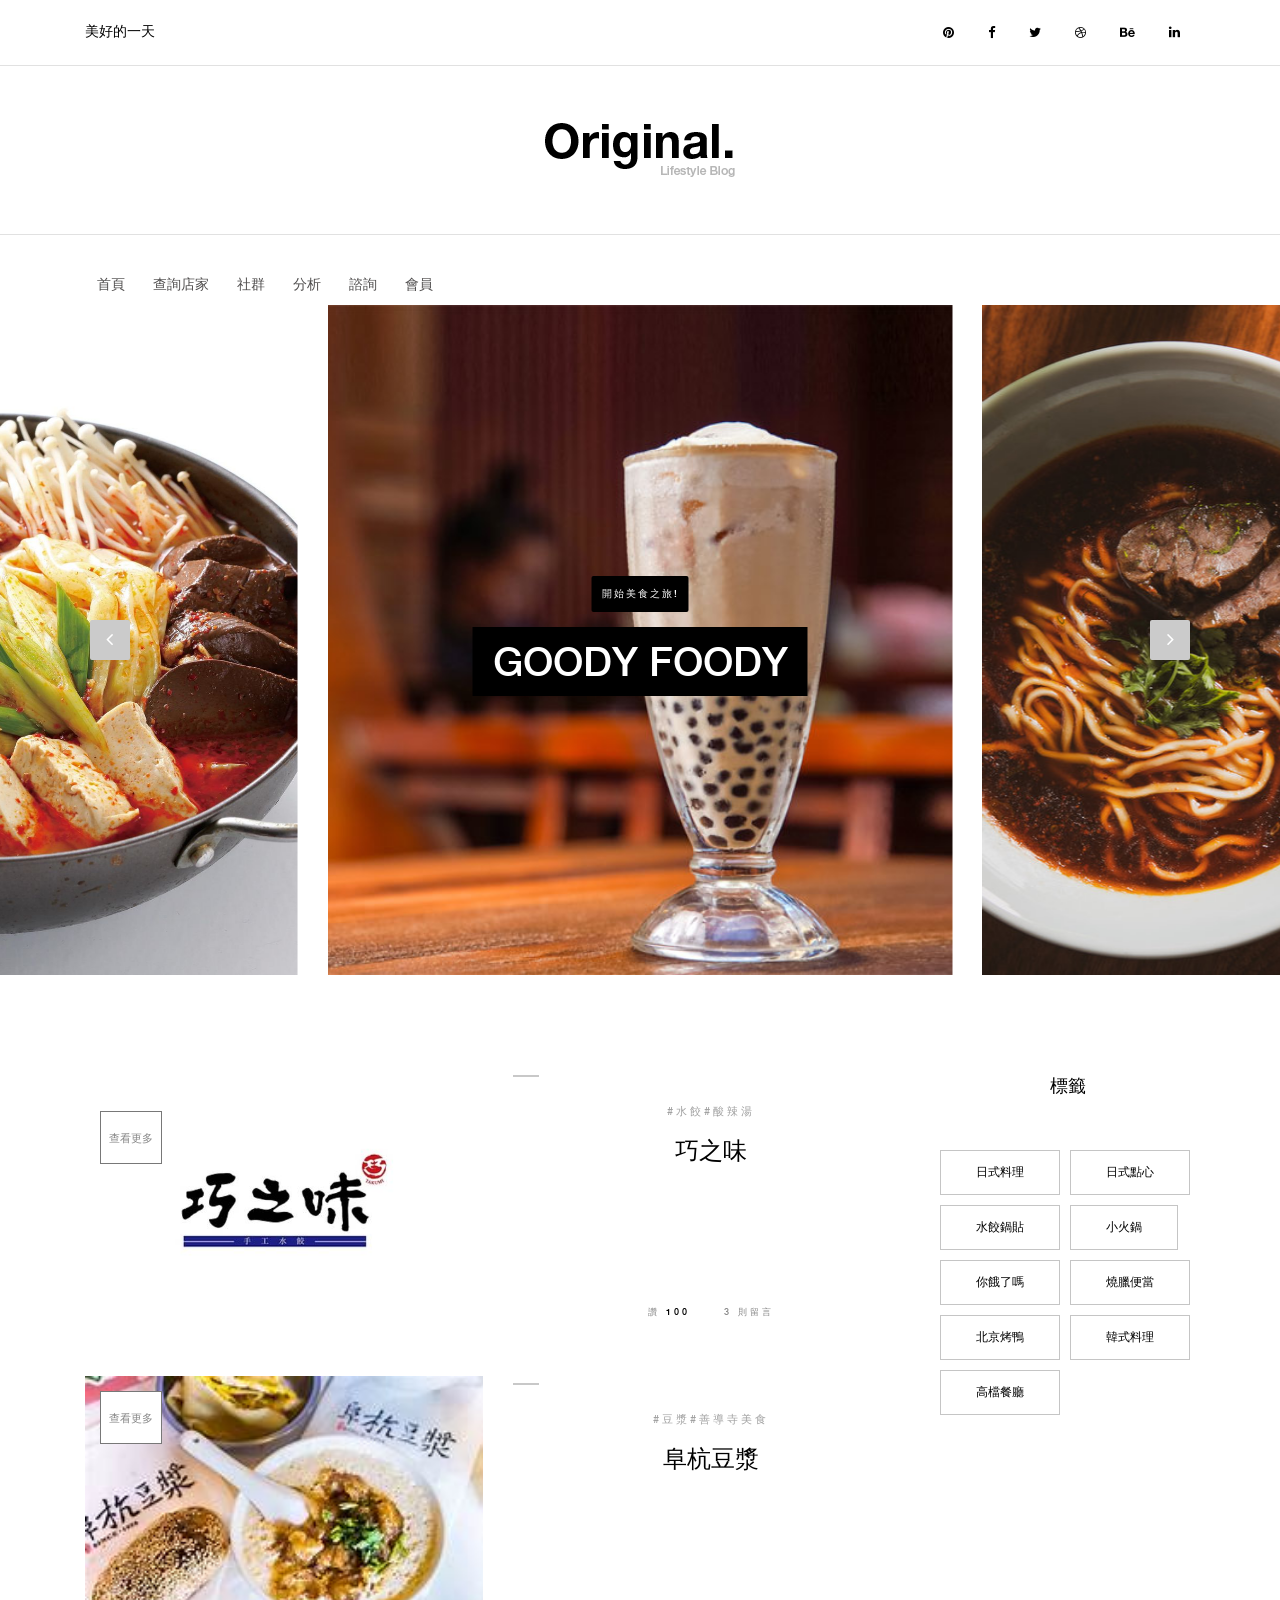
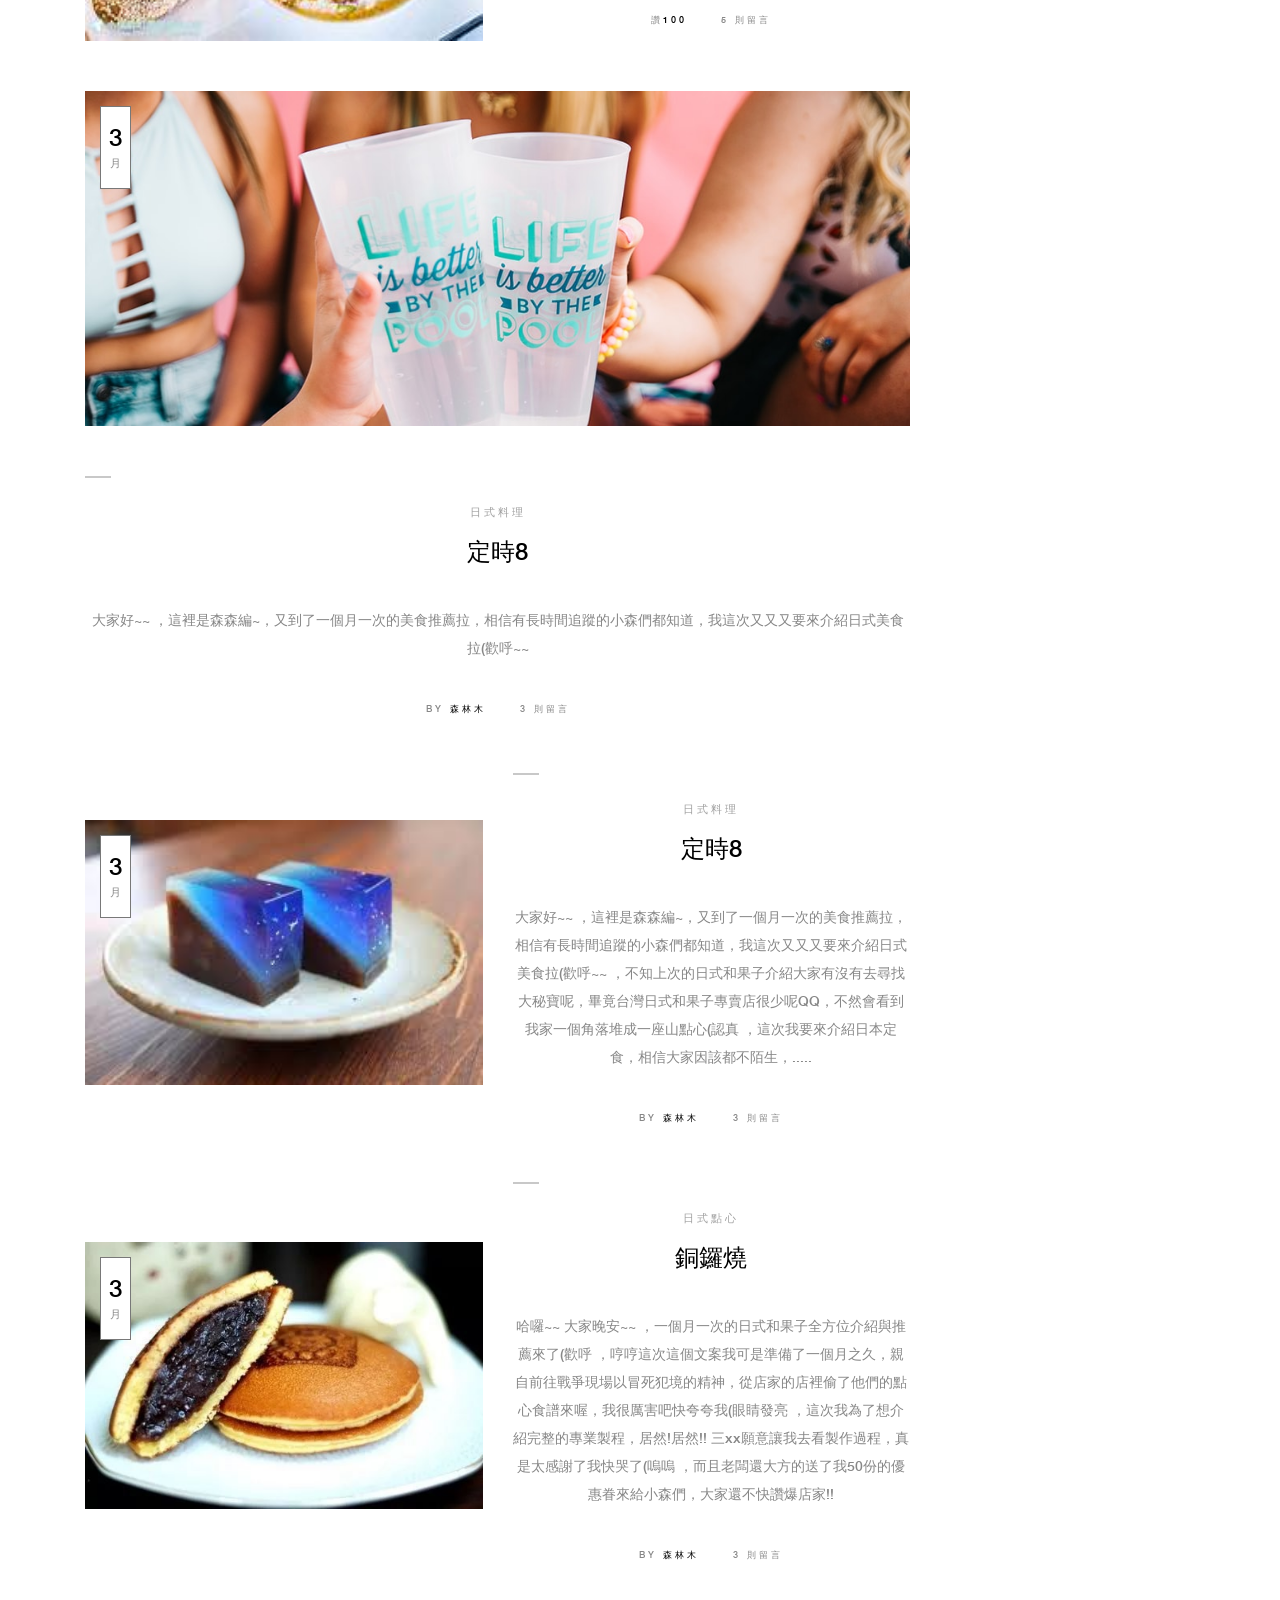
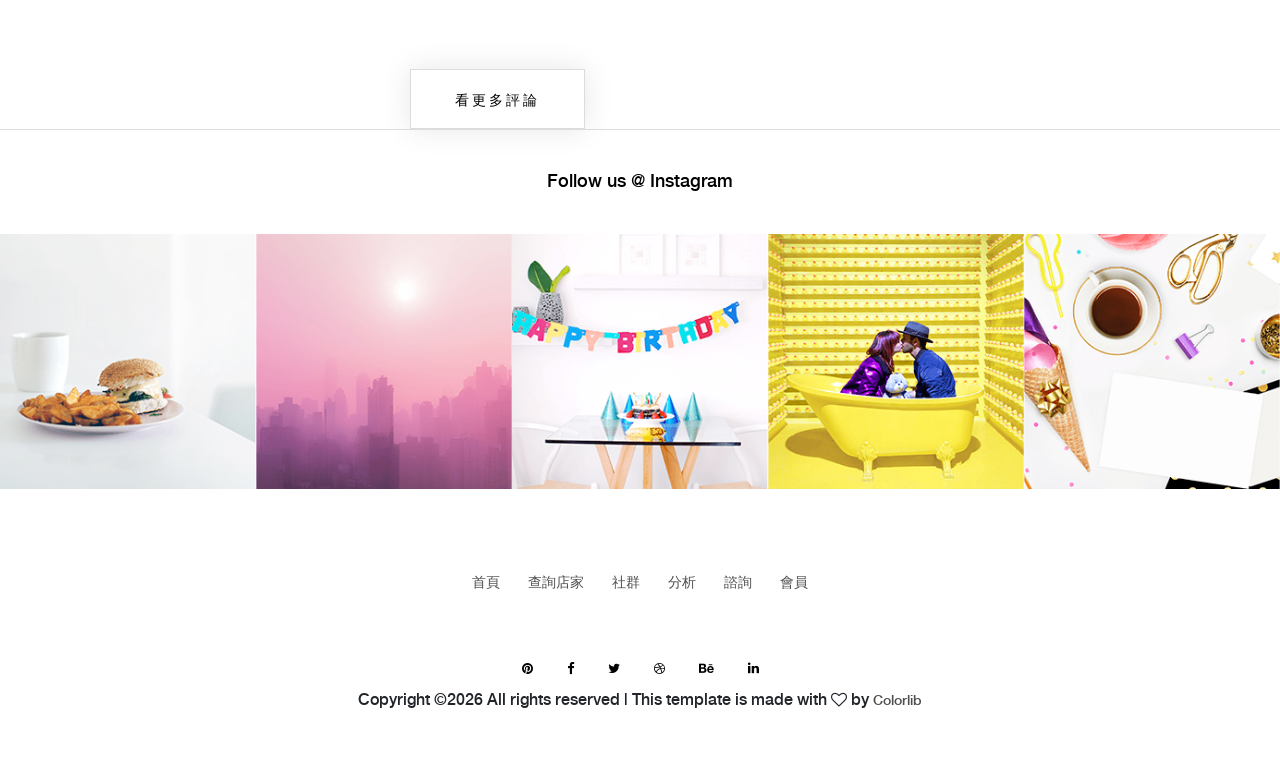
<file: templates/index.html>
<!DOCTYPE html>
<html lang="en">

<head>
    <meta charset="UTF-8">
    <meta name="description" content="">
    <meta http-equiv="X-UA-Compatible" content="IE=edge">
    <meta name="viewport" content="width=device-width, initial-scale=1, shrink-to-fit=no">
    <!-- The above 4 meta tags *must* come first in the head; any other head content must come *after* these tags -->

    <!-- Title -->
    <title>Goody Foody</title>

    <!-- Favicon -->
    <link rel="icon" href="/static/img/bg-img/goody.jpg">

    <!-- Style CSS -->
    <link rel="stylesheet" href="/static/css/style.css">

</head>

<body>
    <!-- Preloader -->
    <div id="preloader">
        <div class="preload-content">
            <div id="original-load"></div>
        </div>
    </div>

    <!-- Subscribe Modal -->
    <div class="subscribe-newsletter-area">
        <div class="modal fade" id="subsModal" tabindex="-1" role="dialog" aria-labelledby="subsModal" aria-hidden="true">
            <div class="modal-dialog modal-dialog-centered" role="document">
                <div class="modal-content">
                    <button type="button" class="close" data-dismiss="modal" aria-label="Close"><span aria-hidden="true">&times;</span></button>
                    <div class="modal-body">
                        <h5 class="title">Subscribe to my newsletter</h5>
                        <form action="#" class="newsletterForm" method="post">
                            <input type="email" name="email" id="subscribesForm2" placeholder="Your e-mail here">
                            <button type="submit" class="btn original-btn">Subscribe</button>
                        </form>
                    </div>
                </div>
            </div>
        </div>
    </div>

    <!-- ##### Header Area Start ##### -->
    <header class="header-area">

        <!-- Top Header Area -->
        <div class="top-header">
            <div class="container h-100">
                <div class="row h-100 align-items-center">
                    <!-- Breaking News Area -->
                    <div class="col-12 col-sm-8">
                        <div class="breaking-news-area">
                            <div id="breakingNewsTicker" class="ticker">
                                <ul>
                                    <li><a href="#">美好的一天</a></li>
                                    <li><a href="#">從美食開始!</a></li>
                                </ul>
                            </div>
                        </div>
                    </div>
                    <!-- Top Social Area -->
                    <div class="col-12 col-sm-4">
                        <div class="top-social-area">
                            <a href="#" data-toggle="tooltip" data-placement="bottom" title="Pinterest"><i class="fa fa-pinterest" aria-hidden="true"></i></a>
                            <a href="#" data-toggle="tooltip" data-placement="bottom" title="Facebook"><i class="fa fa-facebook" aria-hidden="true"></i></a>
                            <a href="#" data-toggle="tooltip" data-placement="bottom" title="Twitter"><i class="fa fa-twitter" aria-hidden="true"></i></a>
                            <a href="#" data-toggle="tooltip" data-placement="bottom" title="Dribbble"><i class="fa fa-dribbble" aria-hidden="true"></i></a>
                            <a href="#" data-toggle="tooltip" data-placement="bottom" title="Behance"><i class="fa fa-behance" aria-hidden="true"></i></a>
                            <a href="#" data-toggle="tooltip" data-placement="bottom" title="Linkedin"><i class="fa fa-linkedin" aria-hidden="true"></i></a>
                        </div>
                    </div>
                </div>
            </div>
        </div>

        <!-- Logo Area -->
        <div class="logo-area text-center">
            <div class="container h-100">
                <div class="row h-100 align-items-center">
                    <div class="col-12">
                        <a href="index.html" class="original-logo"><img src="/static/img/core-img/logo.png" alt=""></a>
                    </div>
                </div>
            </div>
        </div>

        <!-- Nav Area -->
        <div class="original-nav-area" id="stickyNav">
            <div class="classy-nav-container breakpoint-off">
                <div class="container">
                    <!-- Classy Menu -->
                    <nav class="classy-navbar">

                        <!-- Subscribe btn -->


                        <!-- Navbar Toggler -->
                        <div class="classy-navbar-toggler">
                            <span class="navbarToggler"><span></span><span></span><span></span></span>
                        </div>

                        <!-- Menu -->
                        <div class="classy-menu" id="originalNav">
                            <!-- close btn -->
                            <div class="classycloseIcon">
                                <div class="cross-wrap"><span class="top"></span><span class="bottom"></span></div>
                            </div>

                            <!-- Nav Start -->
                            <div class="classynav">
                                <ul>
                                    <li><a href="index.html">首頁</a></li>
                                    <li><a href="map.html">查詢店家</a></li>
                                    <li><a href="community.html">社群</a></li>
                                    <li><a href="analyze.html">分析</a></li>
                                    <li><a href="consult.html">諮詢</a></li>
                                    <li><a href="login.html">會員</a></li>
                                </ul>
                            </div>
                            <!-- Nav End -->
                        </div>
<!--                        <div class="subscribe-btn">-->
<!--                            <a href="#" class="btn subscribe-btn" data-toggle="modal" data-target="#subsModal">Subscribe</a>-->
<!--                        </div>-->

                    </nav>
                </div>
            </div>
        </div>
    </header>
    <!-- ##### Header Area End ##### -->

    <!-- ##### Hero Area Start ##### -->
    <div class="hero-area">
        <!-- Hero Slides Area -->
        <div class="hero-slides owl-carousel">
            <!-- Single Slide -->
            <div class="single-hero-slide bg-img" style="background-image: url(/static/img/blog-img/f3.jpg);">
                <div class="container h-100">
                    <div class="row h-100 align-items-center">
                        <div class="col-12">

                            <div class="slide-content text-center">
                                <div class="post-tag">
                                    <a href="#" data-animation="fadeInUp">開始美食之旅!</a>
                                </div>
                                <h2 data-animation="fadeInUp" data-delay="250ms"><a href="single.html">Goody Foody</a></h2>
                            </div>
                        </div>
                    </div>
                </div>
            </div>
            <!-- Single Slide -->
            <div class="single-hero-slide bg-img" style="background-image: url(/static/img/blog-img/f1.jpg);">
                <div class="container h-100">
                    <div class="row h-100 align-items-center">
                        <div class="col-12">
                            <div class="slide-content text-center">
                                <div class="post-tag">
                                    <a href="#" data-animation="fadeInUp">開始美食之旅!</a>
                                </div>
                                <h2 data-animation="fadeInUp" data-delay="250ms"><a href="single.html">心之所巷 食之所址</a></h2>
                            </div>
                        </div>
                    </div>
                </div>
            </div>
            <!-- Single Slide -->
            <div class="single-hero-slide bg-img" style="background-image: url(/static/img/blog-img/f2.jpg);">
                <div class="container h-100">
                    <div class="row h-100 align-items-center">
                        <div class="col-12">
                            <div class="slide-content text-center">
                                <div class="post-tag">
                                    <a href="#" data-animation="fadeInUp">開始美食之旅!</a>
                                </div>
                                <h2 data-animation="fadeInUp" data-delay="250ms"><a href="single.html">心之所巷 食之所址</a></h2>
                            </div>
                        </div>
                    </div>
                </div>
            </div>
        </div>
    </div>
    <!-- ##### Hero Area End ##### -->

    <div class="single-blog-area blog-style-2 mb-50 wow fadeInUp" data-wow-delay="0.2s" data-wow-duration="1000ms">
        <div class="row align-items-center">
        </div>
    </div>


    <div class="single-blog-area blog-style-2 mb-50 wow fadeInUp" data-wow-delay="0.2s" data-wow-duration="1000ms">
        <div class="row align-items-center">
        </div>
    </div>


        <div class="container">
            <div class="row">
                <div class="col-12 col-lg-9">

                    <!-- Single Blog Area  -->
                    <div class="single-blog-area blog-style-2 mb-50 wow fadeInUp" data-wow-delay="0.2s" data-wow-duration="1000ms">
                        <div class="row align-items-center">
                            <div class="col-12 col-md-6">
                                <div class="single-blog-thumbnail">
                                    <img  src="/static/img/blog-img/r1.jpg" alt="">
                                    <div class="post-date">
                                        <a href="/menu/"><span>查看更多</span></a>
                                    </div>
                                </div>
                            </div>
                            <div class="col-12 col-md-6">
                                <!-- Blog Content -->
                                <div class="single-blog-content">
                                    <div class="line"></div>
                                    <a href="#" class="post-tag">#水餃#酸辣湯</a>
                                    <h4><a href="#" class="post-headline">巧之味</a></h4>
                                    <br><br><br>
                                    <div class="post-meta">
                                        <p>讚 <a href="#">100</a></p>
                                        <p>3 則留言</p>
                                    </div>
                                </div>
                            </div>
                        </div>
                    </div>

                    <!-- Single Blog Area  -->
                    <div class="single-blog-area blog-style-2 mb-50 wow fadeInUp" data-wow-delay="0.3s" data-wow-duration="1000ms">
                        <div class="row align-items-center">
                            <div class="col-12 col-md-6">
                                <div class="single-blog-thumbnail">
                                    <img src="/static/img/blog-img/r2.jpg" alt="">
                                    <div class="post-date">
                                        <a href="#"><span>查看更多</span></a>
                                    </div>
                                </div>
                            </div>
                            <div class="col-12 col-md-6">
                                <!-- Blog Content -->
                                <div class="single-blog-content">
                                    <div class="line"></div>
                                    <a href="#" class="post-tag">#豆漿#善導寺美食</a>
                                    <h4><a href="#" class="post-headline">阜杭豆漿</a></h4>
                                    <br><br><br>
                                    <div class="post-meta">
                                        <p>讚<a href="#">100</a></p>
                                        <p>5 則留言</p>
                                    </div>
                                </div>
                            </div>
                        </div>
                    </div>

                    <!-- Single Blog Area  -->
                    <div class="single-blog-area blog-style-2 mb-50 wow fadeInUp" data-wow-delay="0.4s" data-wow-duration="1000ms">
                        <div class="row">
                            <div class="col-12">
                                <div class="single-blog-thumbnail">
                                    <img src="/static/img/blog-img/7.jpg" alt="">
                                    <div class="post-date">
                                        <a href="#">3 <span>月</span></a>
                                    </div>
                                </div>
                            </div>
                            <div class="col-12">
                                <!-- Blog Content -->
                                <div class="single-blog-content mt-50">
                                    <div class="line"></div>
                                    <a href="#" class="post-tag">日式料理</a>
                                    <h4><a href="communitypage.html" class="post-headline">定時8</a></h4>
                                    <p>大家好~~ ，這裡是森森編~，又到了一個月一次的美食推薦拉，相信有長時間追蹤的小森們都知道，我這次又又又要來介紹日式美食拉(歡呼~~</p>
                                    <div class="post-meta">
                                        <p>By <a href="Userintroduction.html">森林木</a></p>
                                        <p>3 則留言</p>
                                    </div>
                                </div>
                            </div>
                        </div>
                    </div>

                    <!-- Single Blog Area  -->
                    <div class="single-blog-area blog-style-2 mb-50 wow fadeInUp" data-wow-delay="0.5s" data-wow-duration="1000ms">
                        <div class="row align-items-center">
                            <div class="col-12 col-md-6">
                                <div class="single-blog-thumbnail">
                                    <img src="/static/img/日式和果子/日式和果子.jpg" alt="">
                                    <div class="post-date">
                                        <a href="#">3 <span>月</span></a>
                                    </div>
                                </div>
                            </div>
                            <div class="col-12 col-md-6">
                                <!-- Blog Content -->
                                <div class="single-blog-content">
                                    <div class="line"></div>
                                    <a href="#" class="post-tag">日式料理</a>
                                    <h4><a href="communitypage.html" class="post-headline">定時8</a></h4>
                                    <p>大家好~~ ，這裡是森森編~，又到了一個月一次的美食推薦拉，相信有長時間追蹤的小森們都知道，我這次又又又要來介紹日式美食拉(歡呼~~ ，不知上次的日式和果子介紹大家有沒有去尋找大秘寶呢，畢竟台灣日式和果子專賣店很少呢QQ，不然會看到我家一個角落堆成一座山點心(認真 ，這次我要來介紹日本定食，相信大家因該都不陌生，.....</p>
                                    <div class="post-meta">
                                        <p>By <a href="Userintroduction.html">森林木</a></p>
                                        <p>3 則留言</p>
                                    </div>
                                </div>
                            </div>
                        </div>
                    </div>

                    <!-- Single Blog Area  -->
                    <div class="single-blog-area blog-style-2 mb-50 wow fadeInUp" data-wow-delay="0.6s" data-wow-duration="1000ms">
                        <div class="row align-items-center">
                            <div class="col-12 col-md-6">
                                <div class="single-blog-thumbnail">
                                    <img src="/static/img/日式和果子/銅鑼燒.jpg" alt="">
                                    <div class="post-date">
                                        <a href="#">3 <span>月</span></a>
                                    </div>
                                </div>
                            </div>
                            <div class="col-12 col-md-6">
                                <!-- Blog Content -->
                                <div class="single-blog-content">
                                    <div class="line"></div>
                                    <a href="#" class="post-tag">日式點心</a>
                                    <h4><a href="communitypage2.html" class="post-headline">銅鑼燒</a></h4>
                                    <p>哈囉~~ 大家晚安~~ ，一個月一次的日式和果子全方位介紹與推薦來了(歡呼 ，哼哼這次這個文案我可是準備了一個月之久，親自前往戰爭現場以冒死犯境的精神，從店家的店裡偷了他們的點心食譜來喔，我很厲害吧快夸夸我(眼睛發亮 ，這次我為了想介紹完整的專業製程，居然!居然!! 三xx願意讓我去看製作過程，真是太感謝了我快哭了(嗚嗚 ，而且老闆還大方的送了我50份的優惠眷來給小森們，大家還不快讚爆店家!!</p>
                                    <div class="post-meta">
                                        <p>By <a href="Userintroduction.html">森林木</a></p>
                                        <p>3 則留言</p>
                                    </div>
                                </div>
                            </div>
                        </div>
                    </div>

                    <!-- Load More -->
                    <div class="load-more-btn mt-100 wow fadeInUp" data-wow-delay="0.7s" data-wow-duration="1000ms">
                        <a href="community.html" class="btn original-btn">看更多評論</a>
                    </div>
                </div>

                <!-- ##### Sidebar Area ##### -->
                <div class="col-12 col-md-4 col-lg-3">
                    <div class="post-sidebar-area">
<!--                        <div class="sidebar-widget-area">-->
<!--                            <h5 class="title subscribe-title">新增店家資訊</h5>-->
<!--                            <div class="widget-content">-->
<!--                                <form action="#" class="newsletterForm">-->
<!--                                    <button type="submit" class="btn original-btn" >-->
<!--                                        <a href="Storeinformation.html">前往新增店家資訊</a>-->
<!--                                    </button>-->
<!--                                </form>-->
<!--                            </div>-->
<!--                        </div>-->

                        <!-- Widget Area -->
                        <div class="sidebar-widget-area">
                            <h5 class="title">標籤</h5>
                            <div class="widget-content">
                                <ul class="tags">
                                    <li><a href="#">日式料理</a></li>
                                    <li><a href="#">日式點心</a></li>
                                    <li><a href="#">水餃鍋貼</a></li>
                                    <li><a href="#">小火鍋</a></li>
                                    <li><a href="#">你餓了嗎</a></li>
                                    <li><a href="#">燒臘便當</a></li>
                                    <li><a href="#">北京烤鴨</a></li>
                                    <li><a href="#">韓式料理</a></li>
                                    <li><a href="#">高檔餐廳</a></li>
                                </ul>
                            </div>
                        </div>
                    </div>
                </div>
            </div>
        </div>
    </div>
    <!-- ##### Blog Wrapper End ##### -->

    <!-- ##### Instagram Feed Area Start ##### -->
    <div class="instagram-feed-area">
        <div class="container">
            <div class="row">
                <div class="col-12">
                    <div class="insta-title">
                        <h5>Follow us @ Instagram</h5>
                    </div>
                </div>
            </div>
        </div>
        <!-- Instagram Slides -->
        <div class="instagram-slides owl-carousel">
            <!-- Single Insta Feed -->
            <div class="single-insta-feed">
                <img src="/static/img/instagram-img/1.png" alt="">
                <!-- Hover Effects -->
                <div class="hover-effects">
                    <a href="#" class="d-flex align-items-center justify-content-center"><i class="fa fa-instagram"></i></a>
                </div>
            </div>
            <!-- Single Insta Feed -->
            <div class="single-insta-feed">
                <img src="/static/img/instagram-img/2.png" alt="">
                <!-- Hover Effects -->
                <div class="hover-effects">
                    <a href="#" class="d-flex align-items-center justify-content-center"><i class="fa fa-instagram"></i></a>
                </div>
            </div>
            <!-- Single Insta Feed -->
            <div class="single-insta-feed">
                <img src="/static/img/instagram-img/3.png" alt="">
                <!-- Hover Effects -->
                <div class="hover-effects">
                    <a href="#" class="d-flex align-items-center justify-content-center"><i class="fa fa-instagram"></i></a>
                </div>
            </div>
            <!-- Single Insta Feed -->
            <div class="single-insta-feed">
                <img src="/static/img/instagram-img/4.png" alt="">
                <!-- Hover Effects -->
                <div class="hover-effects">
                    <a href="#" class="d-flex align-items-center justify-content-center"><i class="fa fa-instagram"></i></a>
                </div>
            </div>
            <!-- Single Insta Feed -->
            <div class="single-insta-feed">
                <img src="/static/img/instagram-img/5.png" alt="">
                <!-- Hover Effects -->
                <div class="hover-effects">
                    <a href="#" class="d-flex align-items-center justify-content-center"><i class="fa fa-instagram"></i></a>
                </div>
            </div>
        </div>
    </div>
    <!-- ##### Instagram Feed Area End ##### -->

    <!-- ##### Footer Area Start ##### -->
    <footer class="footer-area text-center">
        <div class="container">
            <div class="row">
                <div class="col-12">
                   
                    <!-- Footer Nav Area -->
                    <div class="classy-nav-container breakpoint-off">
                        <!-- Classy Menu -->
                        <nav class="classy-navbar justify-content-center">

                            <!-- Navbar Toggler -->
                            <div class="classy-navbar-toggler">
                                <span class="navbarToggler"><span></span><span></span><span></span></span>
                            </div>

                            <!-- Menu -->
                            <div class="classy-menu">

                                <!-- close btn -->
                                <div class="classycloseIcon">
                                    <div class="cross-wrap"><span class="top"></span><span class="bottom"></span></div>
                                </div>

                                <!-- Nav Start -->
                                <div class="classynav">
                                    <ul>
                                        <li><a href="index.html">首頁</a></li>
                                        <li><a href="map.html">查詢店家</a></li>
                                        <li><a href="community.html">社群</a></li>
                                        <li><a href="analyze.html">分析</a></li>
                                        <li><a href="consult.html">諮詢</a></li>
                                        <li><a href="login.html">會員</a></li>
                                    </ul>
                                </div>
                                <!-- Nav End -->
                            </div>
                        </nav>
                    </div>
                    
                    <!-- Footer Social Area -->
                    <div class="footer-social-area mt-30">
                        <a href="#" data-toggle="tooltip" data-placement="top" title="Pinterest"><i class="fa fa-pinterest" aria-hidden="true"></i></a>
                        <a href="#" data-toggle="tooltip" data-placement="top" title="Facebook"><i class="fa fa-facebook" aria-hidden="true"></i></a>
                        <a href="#" data-toggle="tooltip" data-placement="top" title="Twitter"><i class="fa fa-twitter" aria-hidden="true"></i></a>
                        <a href="#" data-toggle="tooltip" data-placement="top" title="Dribbble"><i class="fa fa-dribbble" aria-hidden="true"></i></a>
                        <a href="#" data-toggle="tooltip" data-placement="top" title="Behance"><i class="fa fa-behance" aria-hidden="true"></i></a>
                        <a href="#" data-toggle="tooltip" data-placement="top" title="Linkedin"><i class="fa fa-linkedin" aria-hidden="true"></i></a>
                    </div>
                </div>
            </div>
        </div>

   <!-- Link back to Colorlib can't be removed. Template is licensed under CC BY 3.0. -->
Copyright &copy;<script>document.write(new Date().getFullYear());</script> All rights reserved | This template is made with <i class="fa fa-heart-o" aria-hidden="true"></i> by <a href="https://colorlib.com" target="_blank">Colorlib</a>
<!-- Link back to Colorlib can't be removed. Template is licensed under CC BY 3.0. -->

    </footer>
    <!-- ##### Footer Area End ##### -->

    <!-- jQuery (Necessary for All JavaScript Plugins) -->
    <script src="/static/js/jquery/jquery-2.2.4.min.js"></script>
    <!-- Popper js -->
    <script src="/static/js/popper.min.js"></script>
    <!-- Bootstrap js -->
    <script src="/static/js/bootstrap.min.js"></script>
    <!-- Plugins js -->
    <script src="/static/js/plugins.js"></script>
    <!-- Active js -->
    <script src="/static/js/active.js"></script>

</body>

</html>
</file>
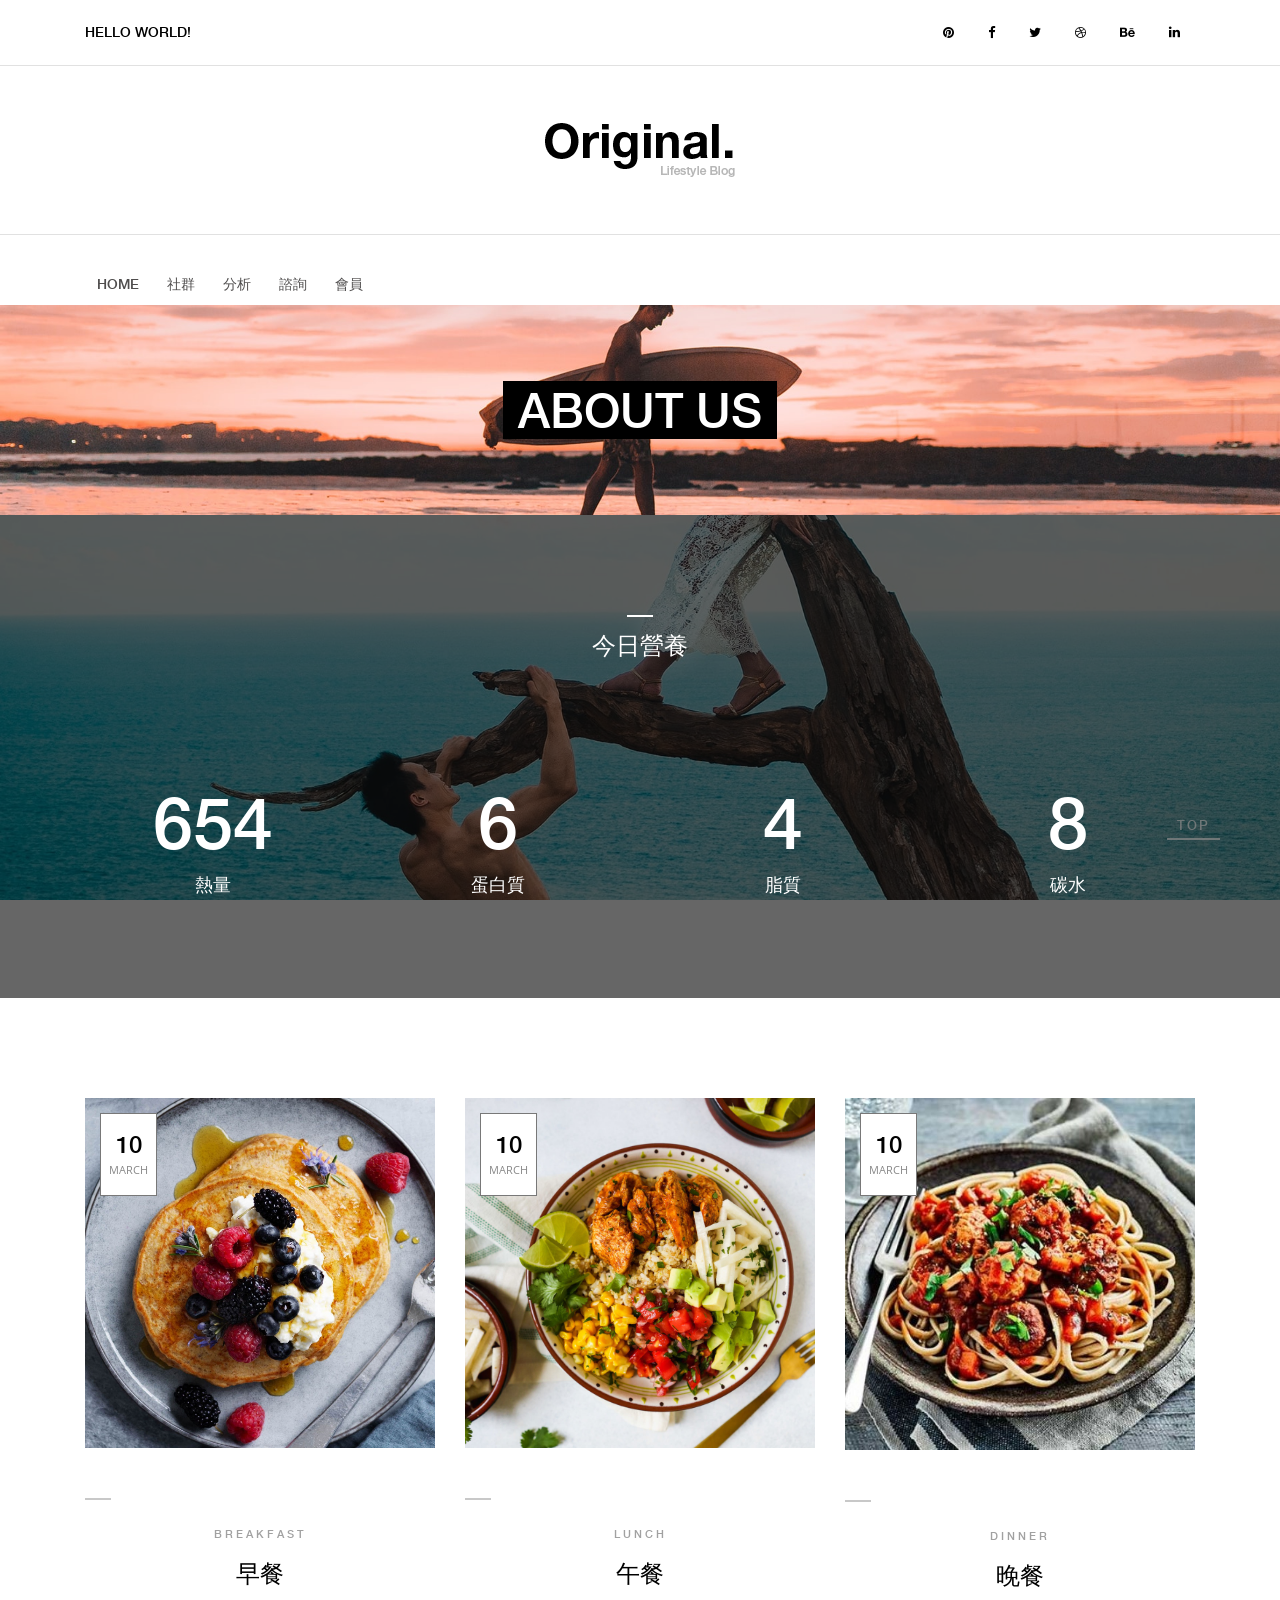
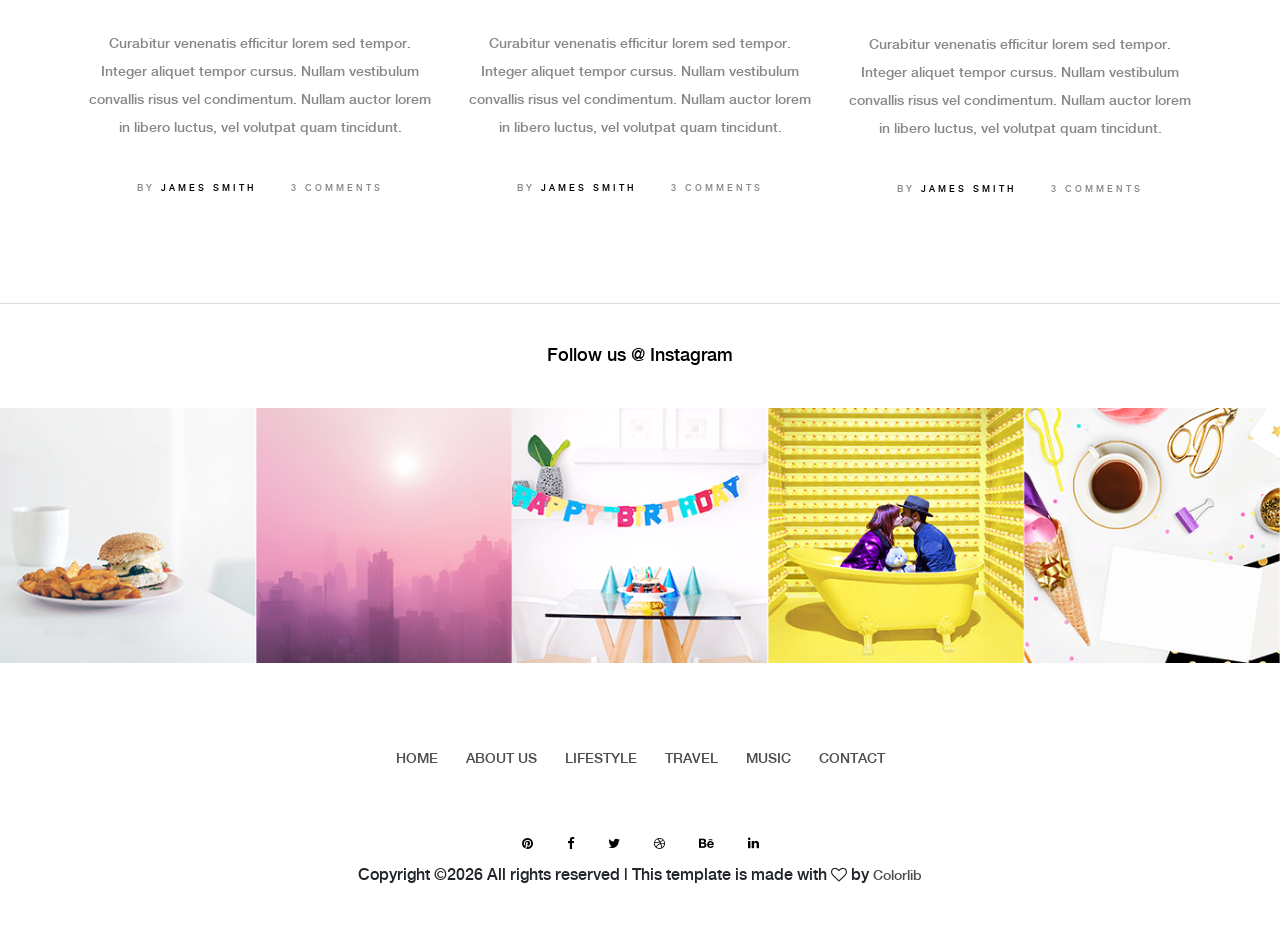
<file: templates/about.html>
<!DOCTYPE html>
<html lang="en">

<head>
    <meta charset="UTF-8">
    <meta name="description" content="">
    <meta http-equiv="X-UA-Compatible" content="IE=edge">
    <meta name="viewport" content="width=device-width, initial-scale=1, shrink-to-fit=no">
    <!-- The above 4 meta tags *must* come first in the head; any other head content must come *after* these tags -->

    <!-- Title -->
    <title>Original - Lifestyle Blog Template</title>

    <!-- Favicon -->
    <link rel="icon" href="/static/img/core-img/favicon.ico">

    <!-- Style CSS -->
    <link rel="stylesheet" href="/static/css/style.css">

</head>

<body>
    <!-- Preloader -->
    <div id="preloader">
        <div class="preload-content">
            <div id="original-load"></div>
        </div>
    </div>

    <!-- Subscribe Modal -->
    <div class="subscribe-newsletter-area">
        <div class="modal fade" id="subsModal" tabindex="-1" role="dialog" aria-labelledby="subsModal" aria-hidden="true">
            <div class="modal-dialog modal-dialog-centered" role="document">
                <div class="modal-content">
                    <button type="button" class="close" data-dismiss="modal" aria-label="Close"><span aria-hidden="true">&times;</span></button>
                    <div class="modal-body">
                        <h5 class="title">Subscribe to my newsletter</h5>
                        <form action="#" class="newsletterForm" method="post">
                            <input type="email" name="email" id="subscribesForm2" placeholder="Your e-mail here">
                            <button type="submit" class="btn original-btn">Subscribe</button>
                        </form>
                    </div>
                </div>
            </div>
        </div>
    </div>

    <!-- ##### Header Area Start ##### -->
    <header class="header-area">

        <!-- Top Header Area -->
        <div class="top-header">
            <div class="container h-100">
                <div class="row h-100 align-items-center">
                    <!-- Breaking News Area -->
                    <div class="col-12 col-sm-8">
                        <div class="breaking-news-area">
                            <div id="breakingNewsTicker" class="ticker">
                                <ul>
                                    <li><a href="#">Hello World!</a></li>
                                    <li><a href="#">Hello Universe!</a></li>
                                    <li><a href="#">Hello Original!</a></li>
                                    <li><a href="#">Hello Earth!</a></li>
                                    <li><a href="#">Hello Colorlib!</a></li>
                                </ul>
                            </div>
                        </div>
                    </div>
                    <!-- Top Social Area -->
                    <div class="col-12 col-sm-4">
                        <div class="top-social-area">
                            <a href="#" data-toggle="tooltip" data-placement="bottom" title="Pinterest"><i class="fa fa-pinterest" aria-hidden="true"></i></a>
                            <a href="#" data-toggle="tooltip" data-placement="bottom" title="Facebook"><i class="fa fa-facebook" aria-hidden="true"></i></a>
                            <a href="#" data-toggle="tooltip" data-placement="bottom" title="Twitter"><i class="fa fa-twitter" aria-hidden="true"></i></a>
                            <a href="#" data-toggle="tooltip" data-placement="bottom" title="Dribbble"><i class="fa fa-dribbble" aria-hidden="true"></i></a>
                            <a href="#" data-toggle="tooltip" data-placement="bottom" title="Behance"><i class="fa fa-behance" aria-hidden="true"></i></a>
                            <a href="#" data-toggle="tooltip" data-placement="bottom" title="Linkedin"><i class="fa fa-linkedin" aria-hidden="true"></i></a>
                        </div>
                    </div>
                </div>
            </div>
        </div>

        <!-- Logo Area -->
        <div class="logo-area text-center">
            <div class="container h-100">
                <div class="row h-100 align-items-center">
                    <div class="col-12">
                        <a href="index.html" class="original-logo"><img src="/static/img/core-img/logo.png" alt=""></a>
                    </div>
                </div>
            </div>
        </div>

        <!-- Nav Area -->
        <div class="original-nav-area" id="stickyNav">
            <div class="classy-nav-container breakpoint-off">
                <div class="container">
                    <!-- Classy Menu -->
                    <nav class="classy-navbar">

                        <!-- Subscribe btn -->


                        <!-- Navbar Toggler -->
                        <div class="classy-navbar-toggler">
                            <span class="navbarToggler"><span></span><span></span><span></span></span>
                        </div>

                        <!-- Menu -->
                        <div class="classy-menu" id="originalNav">
                            <!-- close btn -->
                            <div class="classycloseIcon">
                                <div class="cross-wrap"><span class="top"></span><span class="bottom"></span></div>
                            </div>

                            <!-- Nav Start -->
                            <div class="classynav">
                                <ul>
                                    <li><a href="index.html">Home</a></li><span></span><span></span>
                                    <li><a href="index.html">社群</a></li><span></span><span></span>
                                    <li><a href="index.html">分析</a></li><span></span><span></span>
                                    <li><a href="index.html">諮詢</a></li><span></span><span></span>
                                    <li><a href="index.html">會員</a></li><span></span><span></span>
                                </ul>
                            </div>
                            <!-- Nav End -->
                        </div>
<!--                        <div class="subscribe-btn">-->
<!--                            <a href="#" class="btn subscribe-btn" data-toggle="modal" data-target="#subsModal">Subscribe</a>-->
<!--                        </div>-->

                    </nav>
                </div>
            </div>
        </div>
    </header>
    <!-- ##### Header Area End ##### -->

    <!-- ##### Breadcumb Area Start ##### -->
    <div class="breadcumb-area bg-img" style="background-image: url(/static/img/bg-img/b1.jpg);">
        <div class="container h-100">
            <div class="row h-100 align-items-center">
                <div class="col-12">
                    <div class="breadcumb-content text-center">
                        <h2>about us</h2>
                    </div>
                </div>
            </div>
        </div>
    </div>
    <!-- ##### Breadcumb Area End ##### -->

    <!-- ##### Blog Wrapper Start ##### -->

    <!-- ##### Blog Wrapper End ##### -->

    <!-- ##### Cool Facts Area Start ##### -->
    <div class="cool-facts-area section-padding-100-0 bg-img background-overlay" style="background-image: url(/static/img/bg-img/b4.jpg);">
        <div class="container">
            <div class="row">
                <div class="col-12">
                    <div class="single-blog-area blog-style-2 text-center mb-100">
                        <!-- Blog Content -->
                        <div class="single-blog-content">
                            <div class="line"></div>

                            <h4><a href="#" class="post-headline">今日營養</a></h4>
                              </div>
                    </div>
                </div>
            </div>

            <div class="row">
                <!-- Single Cool Facts Area -->
                <div class="col-12 col-sm-6 col-lg-3">
                    <div class="single-cool-facts-area text-center mb-100">
                        <h2><span class="counter">1200</span></h2>
                        <p>熱量</p>
                    </div>
                </div>
                <!-- Single Cool Facts Area -->
                <div class="col-12 col-sm-6 col-lg-3">
                    <div class="single-cool-facts-area text-center mb-100">
                        <h2><span class="counter">12</span></h2>
                        <p>蛋白質</p>
                    </div>
                </div>
                <!-- Single Cool Facts Area -->
                <div class="col-12 col-sm-6 col-lg-3">
                    <div class="single-cool-facts-area text-center mb-100">
                        <h2><span class="counter">9</span></h2>
                        <p>脂質</p>
                    </div>
                </div>
                <!-- Single Cool Facts Area -->
                <div class="col-12 col-sm-6 col-lg-3">
                    <div class="single-cool-facts-area text-center mb-100">
                        <h2><span class="counter">16</span></h2>
                        <p>碳水</p>
                    </div>
                </div>
            </div>
        </div>
    </div>
    <!-- ##### Cool Facts Area End ##### -->

    <!-- ##### Blog Wrapper Start ##### -->
    <div class="blog-wrapper section-padding-100-0 clearfix">
        <div class="container">
            <div class="row">
                <!-- Single Blog Area  -->
                <div class="col-12 col-md-6 col-lg-4">
                    <div class="single-blog-area blog-style-2 mb-100">
                        <div class="single-blog-thumbnail">
                            <img src="/static/img/blog-img/breakfast.jpg"width="300" height="200" alt="">
                            <div class="post-date">
                                <a href="#">10 <span>march</span></a>
                            </div>
                        </div>
                        <!-- Blog Content -->
                        <div class="single-blog-content mt-50">
                            <div class="line"></div>
                            <a href="#" class="post-tag">Breakfast</a>
                            <h4><a href="#" class="post-headline">早餐</a></h4>
                            <p>Curabitur venenatis efficitur lorem sed tempor. Integer aliquet tempor cursus. Nullam vestibulum convallis risus vel condimentum. Nullam auctor lorem in libero luctus, vel volutpat quam tincidunt.</p>
                            <div class="post-meta">
                                <p>By <a href="#">james smith</a></p>
                                <p>3 comments</p>
                            </div>
                        </div>
                    </div>
                </div>
                <!-- Single Blog Area  -->
                <div class="col-12 col-md-6 col-lg-4">
                    <div class="single-blog-area blog-style-2 mb-100">
                        <div class="single-blog-thumbnail">
                            <img src="/static/img/blog-img/lunch.jpg"width="300" height="200" alt="">
                            <div class="post-date">
                                <a href="#">10 <span>march</span></a>
                            </div>
                        </div>
                        <!-- Blog Content -->
                        <div class="single-blog-content mt-50">
                            <div class="line"></div>
                            <a href="#" class="post-tag">Lunch</a>
                            <h4><a href="#" class="post-headline">午餐</a></h4>
                            <p>Curabitur venenatis efficitur lorem sed tempor. Integer aliquet tempor cursus. Nullam vestibulum convallis risus vel condimentum. Nullam auctor lorem in libero luctus, vel volutpat quam tincidunt.</p>
                            <div class="post-meta">
                                <p>By <a href="#">james smith</a></p>
                                <p>3 comments</p>
                            </div>
                        </div>
                    </div>
                </div>
                <!-- Single Blog Area  -->
                <div class="col-12 col-md-6 col-lg-4">
                    <div class="single-blog-area blog-style-2 mb-100">
                        <div class="single-blog-thumbnail">
                            <img src="/static/img/blog-img/dinner.jpg"width="300" height="200" alt="">
                            <div class="post-date">
                                <a href="#">10 <span>march</span></a>
                            </div>
                        </div>
                        <!-- Blog Content -->
                        <div class="single-blog-content mt-50">
                            <div class="line"></div>
                            <a href="#" class="post-tag">Dinner</a>
                            <h4><a href="#" class="post-headline">晚餐</a></h4>
                            <p>Curabitur venenatis efficitur lorem sed tempor. Integer aliquet tempor cursus. Nullam vestibulum convallis risus vel condimentum. Nullam auctor lorem in libero luctus, vel volutpat quam tincidunt.</p>
                            <div class="post-meta">
                                <p>By <a href="#">james smith</a></p>
                                <p>3 comments</p>
                            </div>
                        </div>
                    </div>
                </div>
            </div>
        </div>
    </div>
    <!-- ##### Blog Wrapper End ##### -->

    <!-- ##### Instagram Feed Area Start ##### -->
    <div class="instagram-feed-area">
        <div class="container">
            <div class="row">
                <div class="col-12">
                    <div class="insta-title">
                        <h5>Follow us @ Instagram</h5>
                    </div>
                </div>
            </div>
        </div>
        <!-- Instagram Slides -->
        <div class="instagram-slides owl-carousel">
            <!-- Single Insta Feed -->
            <div class="single-insta-feed">
                <img src="/static/img/instagram-img/1.png" alt="">
                <!-- Hover Effects -->
                <div class="hover-effects">
                    <a href="#" class="d-flex align-items-center justify-content-center"><i class="fa fa-instagram"></i></a>
                </div>
            </div>
            <!-- Single Insta Feed -->
            <div class="single-insta-feed">
                <img src="/static/img/instagram-img/2.png" alt="">
                <!-- Hover Effects -->
                <div class="hover-effects">
                    <a href="#" class="d-flex align-items-center justify-content-center"><i class="fa fa-instagram"></i></a>
                </div>
            </div>
            <!-- Single Insta Feed -->
            <div class="single-insta-feed">
                <img src="/static/img/instagram-img/3.png" alt="">
                <!-- Hover Effects -->
                <div class="hover-effects">
                    <a href="#" class="d-flex align-items-center justify-content-center"><i class="fa fa-instagram"></i></a>
                </div>
            </div>
            <!-- Single Insta Feed -->
            <div class="single-insta-feed">
                <img src="/static/img/instagram-img/4.png" alt="">
                <!-- Hover Effects -->
                <div class="hover-effects">
                    <a href="#" class="d-flex align-items-center justify-content-center"><i class="fa fa-instagram"></i></a>
                </div>
            </div>
            <!-- Single Insta Feed -->
            <div class="single-insta-feed">
                <img src="/static/img/instagram-img/5.png" alt="">
                <!-- Hover Effects -->
                <div class="hover-effects">
                    <a href="#" class="d-flex align-items-center justify-content-center"><i class="fa fa-instagram"></i></a>
                </div>
            </div>
            <!-- Single Insta Feed -->
            <div class="single-insta-feed">
                <img src="/static/img/instagram-img/6.png" alt="">
                <!-- Hover Effects -->
                <div class="hover-effects">
                    <a href="#" class="d-flex align-items-center justify-content-center"><i class="fa fa-instagram"></i></a>
                </div>
            </div>
            <!-- Single Insta Feed -->
            <div class="single-insta-feed">
                <img src="/static/img/instagram-img/7.png" alt="">
                <!-- Hover Effects -->
                <div class="hover-effects">
                    <a href="#" class="d-flex align-items-center justify-content-center"><i class="fa fa-instagram"></i></a>
                </div>
            </div>
        </div>
    </div>
    <!-- ##### Instagram Feed Area End ##### -->

    <!-- ##### Footer Area Start ##### -->
    <footer class="footer-area text-center">
        <div class="container">
            <div class="row">
                <div class="col-12">

                    <!-- Footer Nav Area -->
                    <div class="classy-nav-container breakpoint-off">
                        <!-- Classy Menu -->
                        <nav class="classy-navbar justify-content-center">

                            <!-- Navbar Toggler -->
                            <div class="classy-navbar-toggler">
                                <span class="navbarToggler"><span></span><span></span><span></span></span>
                            </div>

                            <!-- Menu -->
                            <div class="classy-menu">

                                <!-- close btn -->
                                <div class="classycloseIcon">
                                    <div class="cross-wrap"><span class="top"></span><span class="bottom"></span></div>
                                </div>

                                <!-- Nav Start -->
                                <div class="classynav">
                                    <ul>
                                        <li><a href="#">Home</a></li>
                                        <li><a href="#">About Us</a></li>
                                        <li><a href="#">Lifestyle</a></li>
                                        <li><a href="#">travel</a></li>
                                        <li><a href="#">Music</a></li>
                                        <li><a href="#">Contact</a></li>
                                    </ul>
                                </div>
                                <!-- Nav End -->
                            </div>
                        </nav>
                    </div>

                    <!-- Footer Social Area -->
                    <div class="footer-social-area mt-30">
                        <a href="#" data-toggle="tooltip" data-placement="top" title="Pinterest"><i class="fa fa-pinterest" aria-hidden="true"></i></a>
                        <a href="#" data-toggle="tooltip" data-placement="top" title="Facebook"><i class="fa fa-facebook" aria-hidden="true"></i></a>
                        <a href="#" data-toggle="tooltip" data-placement="top" title="Twitter"><i class="fa fa-twitter" aria-hidden="true"></i></a>
                        <a href="#" data-toggle="tooltip" data-placement="top" title="Dribbble"><i class="fa fa-dribbble" aria-hidden="true"></i></a>
                        <a href="#" data-toggle="tooltip" data-placement="top" title="Behance"><i class="fa fa-behance" aria-hidden="true"></i></a>
                        <a href="#" data-toggle="tooltip" data-placement="top" title="Linkedin"><i class="fa fa-linkedin" aria-hidden="true"></i></a>
                    </div>
                </div>
            </div>
        </div>

<!-- Link back to Colorlib can't be removed. Template is licensed under CC BY 3.0. -->
Copyright &copy;<script>document.write(new Date().getFullYear());</script> All rights reserved | This template is made with <i class="fa fa-heart-o" aria-hidden="true"></i> by <a href="https://colorlib.com" target="_blank">Colorlib</a>
<!-- Link back to Colorlib can't be removed. Template is licensed under CC BY 3.0. -->

    </footer>
    <!-- ##### Footer Area End ##### -->

    <!-- jQuery (Necessary for All JavaScript Plugins) -->
    <script src="/static/js/jquery/jquery-2.2.4.min.js"></script>
    <!-- Popper js -->
    <script src="/static/js/popper.min.js"></script>
    <!-- Bootstrap js -->
    <script src="/static/js/bootstrap.min.js"></script>
    <!-- Plugins js -->
    <script src="/static/js/plugins.js"></script>
    <!-- Active js -->
    <script src="/static/js/active.js"></script>

</body>

</html>
</file>
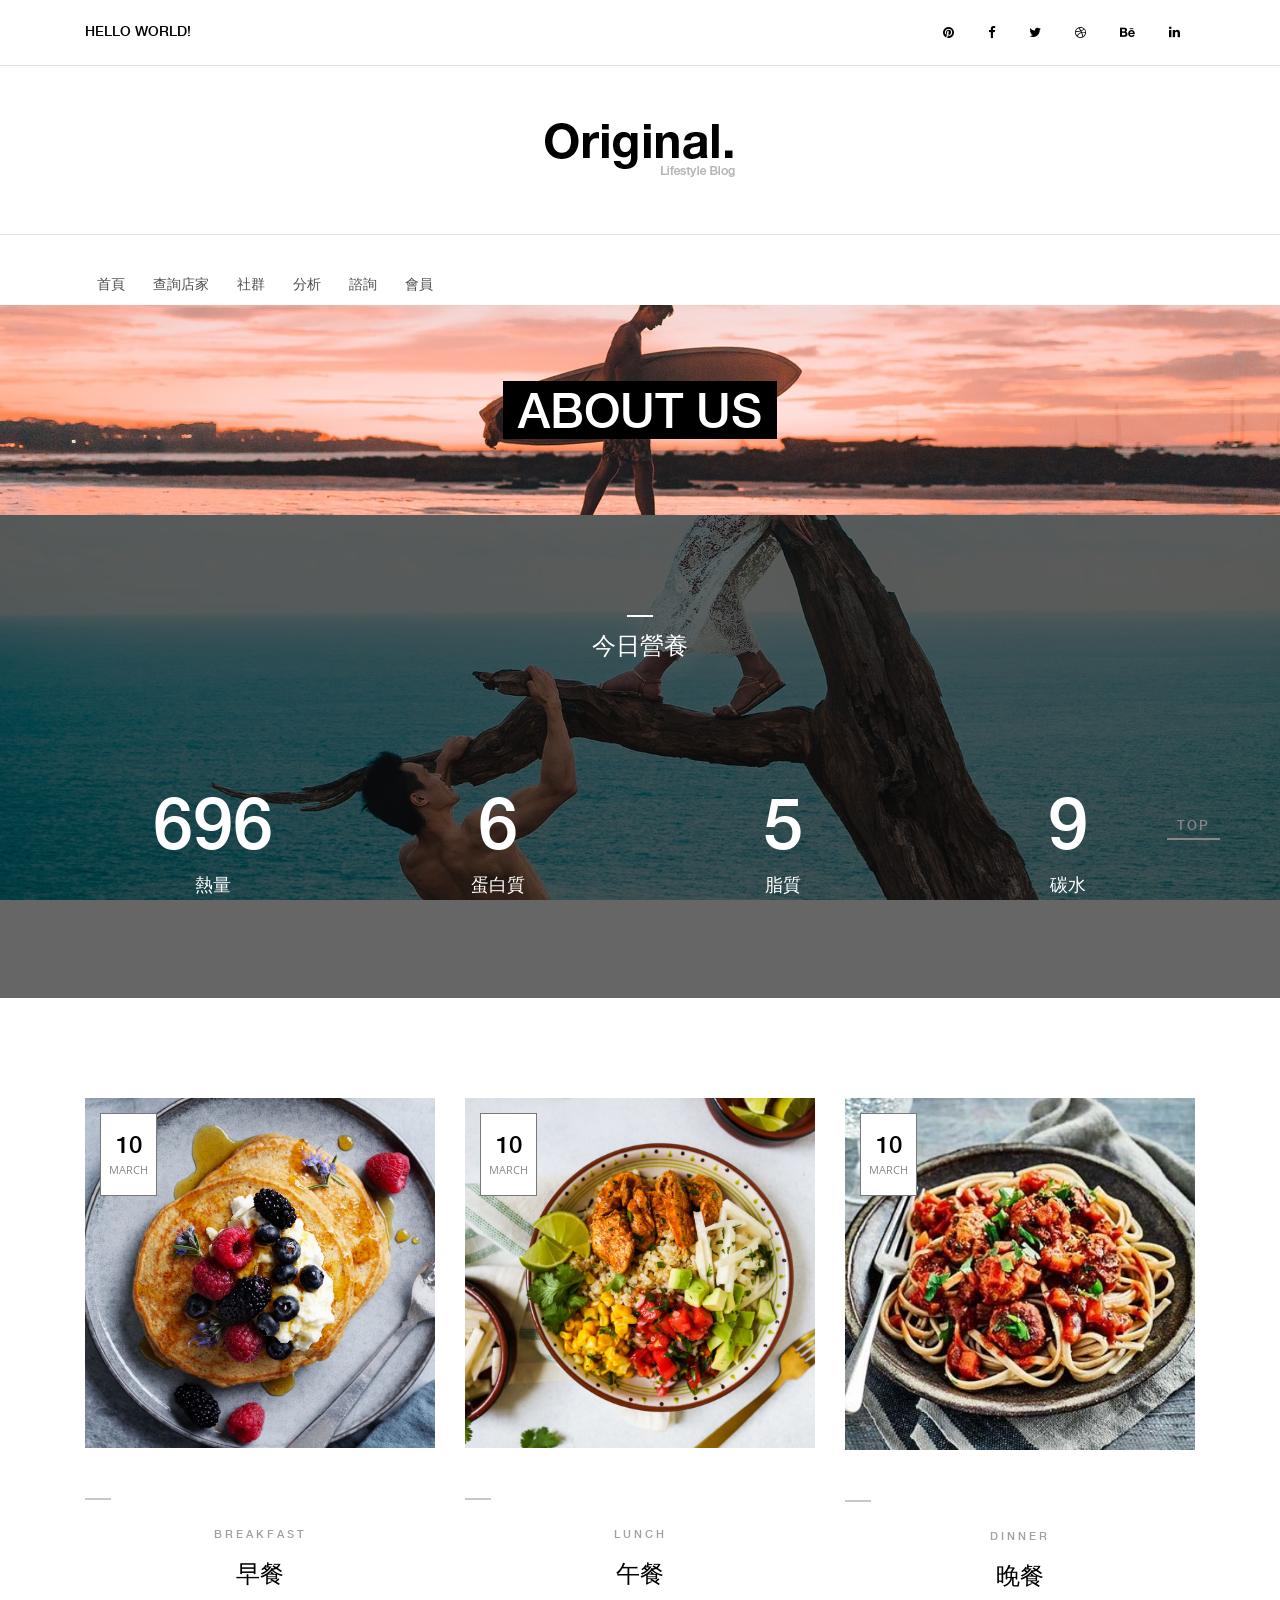
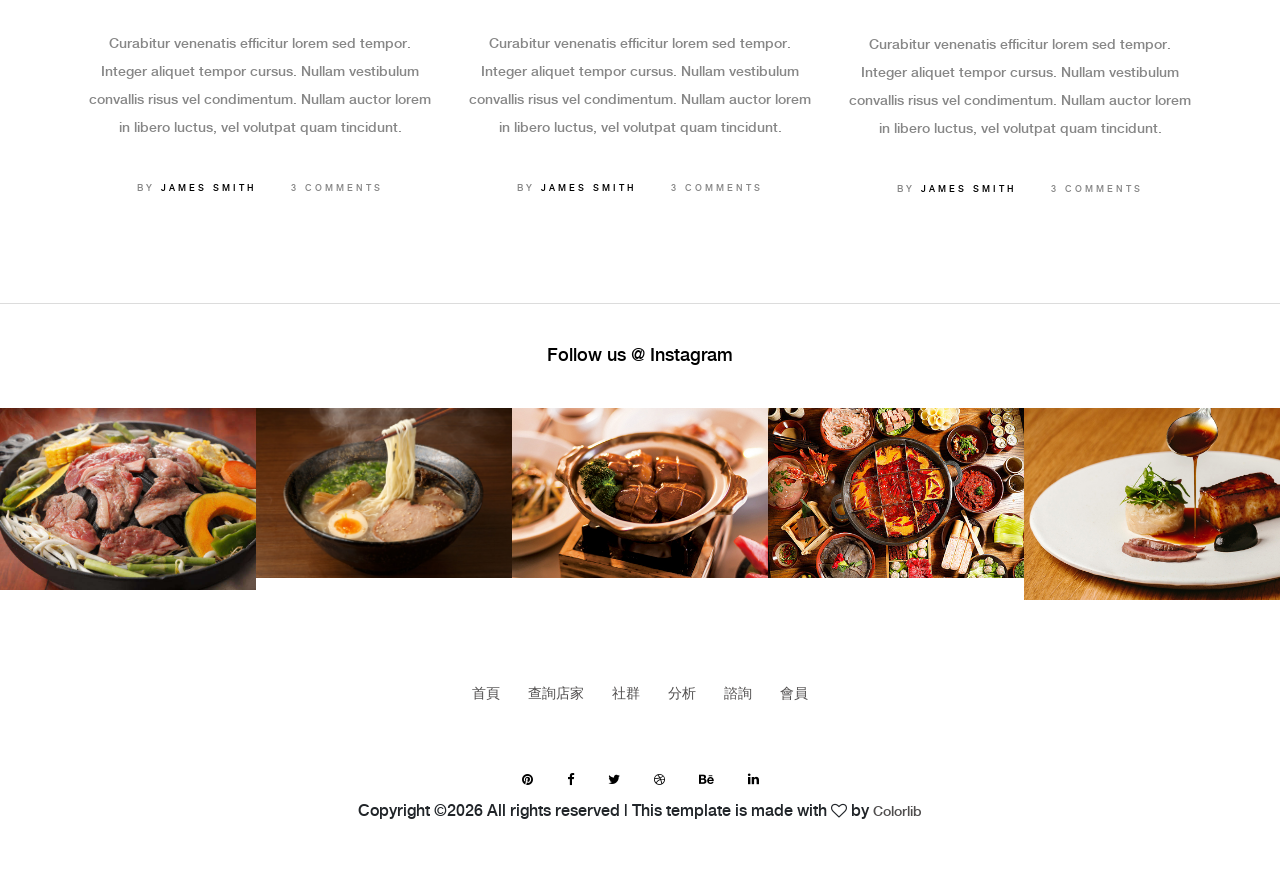
<file: templates/analyze.html>
<!DOCTYPE html>
<html lang="en">

<head>
    <meta charset="UTF-8">
    <meta name="description" content="">
    <meta http-equiv="X-UA-Compatible" content="IE=edge">
    <meta name="viewport" content="width=device-width, initial-scale=1, shrink-to-fit=no">
    <!-- The above 4 meta tags *must* come first in the head; any other head content must come *after* these tags -->

    <!-- Title -->
    <title>Original - Lifestyle Blog Template</title>

    <!-- Favicon -->
    <link rel="icon" href="/static/img/core-img/favicon.ico">

    <!-- Style CSS -->
    <link rel="stylesheet" href="/static/css/style.css">

</head>

<body>
    <!-- Preloader -->
    <div id="preloader">
        <div class="preload-content">
            <div id="original-load"></div>
        </div>
    </div>

    <!-- Subscribe Modal -->
    <div class="subscribe-newsletter-area">
        <div class="modal fade" id="subsModal" tabindex="-1" role="dialog" aria-labelledby="subsModal" aria-hidden="true">
            <div class="modal-dialog modal-dialog-centered" role="document">
                <div class="modal-content">
                    <button type="button" class="close" data-dismiss="modal" aria-label="Close"><span aria-hidden="true">&times;</span></button>
                    <div class="modal-body">
                        <h5 class="title">Subscribe to my newsletter</h5>
                        <form action="#" class="newsletterForm" method="post">
                            <input type="email" name="email" id="subscribesForm2" placeholder="Your e-mail here">
                            <button type="submit" class="btn original-btn">Subscribe</button>
                        </form>
                    </div>
                </div>
            </div>
        </div>
    </div>

    <!-- ##### Header Area Start ##### -->
    <header class="header-area">

        <!-- Top Header Area -->
        <div class="top-header">
            <div class="container h-100">
                <div class="row h-100 align-items-center">
                    <!-- Breaking News Area -->
                    <div class="col-12 col-sm-8">
                        <div class="breaking-news-area">
                            <div id="breakingNewsTicker" class="ticker">
                                <ul>
                                    <li><a href="#">Hello World!</a></li>
                                    <li><a href="#">Hello Universe!</a></li>
                                    <li><a href="#">Hello Original!</a></li>
                                    <li><a href="#">Hello Earth!</a></li>
                                    <li><a href="#">Hello Colorlib!</a></li>
                                </ul>
                            </div>
                        </div>
                    </div>
                    <!-- Top Social Area -->
                    <div class="col-12 col-sm-4">
                        <div class="top-social-area">
                            <a href="#" data-toggle="tooltip" data-placement="bottom" title="Pinterest"><i class="fa fa-pinterest" aria-hidden="true"></i></a>
                            <a href="#" data-toggle="tooltip" data-placement="bottom" title="Facebook"><i class="fa fa-facebook" aria-hidden="true"></i></a>
                            <a href="#" data-toggle="tooltip" data-placement="bottom" title="Twitter"><i class="fa fa-twitter" aria-hidden="true"></i></a>
                            <a href="#" data-toggle="tooltip" data-placement="bottom" title="Dribbble"><i class="fa fa-dribbble" aria-hidden="true"></i></a>
                            <a href="#" data-toggle="tooltip" data-placement="bottom" title="Behance"><i class="fa fa-behance" aria-hidden="true"></i></a>
                            <a href="#" data-toggle="tooltip" data-placement="bottom" title="Linkedin"><i class="fa fa-linkedin" aria-hidden="true"></i></a>
                        </div>
                    </div>
                </div>
            </div>
        </div>

        <!-- Logo Area -->
        <div class="logo-area text-center">
            <div class="container h-100">
                <div class="row h-100 align-items-center">
                    <div class="col-12">
                        <a href="index.html" class="original-logo"><img src="/static/img/core-img/logo.png" alt=""></a>
                    </div>
                </div>
            </div>
        </div>

        <!-- Nav Area -->
        <div class="original-nav-area" id="stickyNav">
            <div class="classy-nav-container breakpoint-off">
                <div class="container">
                    <!-- Classy Menu -->
                    <nav class="classy-navbar">

                        <!-- Subscribe btn -->


                        <!-- Navbar Toggler -->
                        <div class="classy-navbar-toggler">
                            <span class="navbarToggler"><span></span><span></span><span></span></span>
                        </div>

                        <!-- Menu -->
                        <div class="classy-menu" id="originalNav">
                            <!-- close btn -->
                            <div class="classycloseIcon">
                                <div class="cross-wrap"><span class="top"></span><span class="bottom"></span></div>
                            </div>

                            <!-- Nav Start -->
                            <div class="classynav">
                                <ul>
                                    <li><a href="index.html">首頁</a></li>
                                    <li><a href="map.html">查詢店家</a></li>
                                    <li><a href="community.html">社群</a></li>
                                    <li><a href="analyze.html">分析</a></li>
                                    <li><a href="consult.html">諮詢</a></li>
                                    <li><a href="login.html">會員</a></li>
                                </ul>
                            </div>
                            <!-- Nav End -->
                        </div>
<!--                        <div class="subscribe-btn">-->
<!--                            <a href="#" class="btn subscribe-btn" data-toggle="modal" data-target="#subsModal">Subscribe</a>-->
<!--                        </div>-->

                    </nav>
                </div>
            </div>
        </div>
    </header>
    <!-- ##### Header Area End ##### -->

    <!-- ##### Breadcumb Area Start ##### -->
    <div class="breadcumb-area bg-img" style="background-image: url(/static/img/bg-img/b1.jpg);">
        <div class="container h-100">
            <div class="row h-100 align-items-center">
                <div class="col-12">
                    <div class="breadcumb-content text-center">
                        <h2>about us</h2>
                    </div>
                </div>
            </div>
        </div>
    </div>
    <!-- ##### Breadcumb Area End ##### -->

    <!-- ##### Blog Wrapper Start ##### -->

    <!-- ##### Blog Wrapper End ##### -->

    <!-- ##### Cool Facts Area Start ##### -->
    <div class="cool-facts-area section-padding-100-0 bg-img background-overlay" style="background-image: url(/static/img/bg-img/b4.jpg);">
        <div class="container">
            <div class="row">
                <div class="col-12">
                    <div class="single-blog-area blog-style-2 text-center mb-100">
                        <!-- Blog Content -->
                        <div class="single-blog-content">
                            <div class="line"></div>

                            <h4><a href="#" class="post-headline">今日營養</a></h4>
                              </div>
                    </div>
                </div>
            </div>

            <div class="row">
                <!-- Single Cool Facts Area -->
                <div class="col-12 col-sm-6 col-lg-3">
                    <div class="single-cool-facts-area text-center mb-100">
                        <h2><span class="counter">1200</span></h2>
                        <p>熱量</p>
                    </div>
                </div>
                <!-- Single Cool Facts Area -->
                <div class="col-12 col-sm-6 col-lg-3">
                    <div class="single-cool-facts-area text-center mb-100">
                        <h2><span class="counter">12</span></h2>
                        <p>蛋白質</p>
                    </div>
                </div>
                <!-- Single Cool Facts Area -->
                <div class="col-12 col-sm-6 col-lg-3">
                    <div class="single-cool-facts-area text-center mb-100">
                        <h2><span class="counter">9</span></h2>
                        <p>脂質</p>
                    </div>
                </div>
                <!-- Single Cool Facts Area -->
                <div class="col-12 col-sm-6 col-lg-3">
                    <div class="single-cool-facts-area text-center mb-100">
                        <h2><span class="counter">16</span></h2>
                        <p>碳水</p>
                    </div>
                </div>
            </div>
        </div>
    </div>
    <!-- ##### Cool Facts Area End ##### -->

    <!-- ##### Blog Wrapper Start ##### -->
    <div class="blog-wrapper section-padding-100-0 clearfix">
        <div class="container">
            <div class="row">
                <!-- Single Blog Area  -->
                <div class="col-12 col-md-6 col-lg-4">
                    <div class="single-blog-area blog-style-2 mb-100">
                        <div class="single-blog-thumbnail">
                            <img src="/static/img/blog-img/breakfast.jpg"width="300" height="200" alt="">
                            <div class="post-date">
                                <a href="#">10 <span>march</span></a>
                            </div>
                        </div>
                        <!-- Blog Content -->
                        <div class="single-blog-content mt-50">
                            <div class="line"></div>
                            <a href="#" class="post-tag">Breakfast</a>
                            <h4><a href="#" class="post-headline">早餐</a></h4>
                            <p>Curabitur venenatis efficitur lorem sed tempor. Integer aliquet tempor cursus. Nullam vestibulum convallis risus vel condimentum. Nullam auctor lorem in libero luctus, vel volutpat quam tincidunt.</p>
                            <div class="post-meta">
                                <p>By <a href="#">james smith</a></p>
                                <p>3 comments</p>
                            </div>
                        </div>
                    </div>
                </div>
                <!-- Single Blog Area  -->
                <div class="col-12 col-md-6 col-lg-4">
                    <div class="single-blog-area blog-style-2 mb-100">
                        <div class="single-blog-thumbnail">
                            <img src="/static/img/blog-img/lunch.jpg"width="300" height="200" alt="">
                            <div class="post-date">
                                <a href="#">10 <span>march</span></a>
                            </div>
                        </div>
                        <!-- Blog Content -->
                        <div class="single-blog-content mt-50">
                            <div class="line"></div>
                            <a href="#" class="post-tag">Lunch</a>
                            <h4><a href="#" class="post-headline">午餐</a></h4>
                            <p>Curabitur venenatis efficitur lorem sed tempor. Integer aliquet tempor cursus. Nullam vestibulum convallis risus vel condimentum. Nullam auctor lorem in libero luctus, vel volutpat quam tincidunt.</p>
                            <div class="post-meta">
                                <p>By <a href="#">james smith</a></p>
                                <p>3 comments</p>
                            </div>
                        </div>
                    </div>
                </div>
                <!-- Single Blog Area  -->
                <div class="col-12 col-md-6 col-lg-4">
                    <div class="single-blog-area blog-style-2 mb-100">
                        <div class="single-blog-thumbnail">
                            <img src="/static/img/blog-img/dinner.jpg"width="300" height="200" alt="">
                            <div class="post-date">
                                <a href="#">10 <span>march</span></a>
                            </div>
                        </div>
                        <!-- Blog Content -->
                        <div class="single-blog-content mt-50">
                            <div class="line"></div>
                            <a href="#" class="post-tag">Dinner</a>
                            <h4><a href="#" class="post-headline">晚餐</a></h4>
                            <p>Curabitur venenatis efficitur lorem sed tempor. Integer aliquet tempor cursus. Nullam vestibulum convallis risus vel condimentum. Nullam auctor lorem in libero luctus, vel volutpat quam tincidunt.</p>
                            <div class="post-meta">
                                <p>By <a href="#">james smith</a></p>
                                <p>3 comments</p>
                            </div>
                        </div>
                    </div>
                </div>
            </div>
        </div>
    </div>
    <!-- ##### Blog Wrapper End ##### -->

    <!-- ##### Instagram Feed Area Start ##### -->
    <div class="instagram-feed-area">
        <div class="container">
            <div class="row">
                <div class="col-12">
                    <div class="insta-title">
                        <h5>Follow us @ Instagram</h5>
                    </div>
                </div>
            </div>
        </div>
        <!-- Instagram Slides -->
        <div class="instagram-slides owl-carousel">
            <!-- Single Insta Feed -->
            <div class="single-insta-feed">
                <img src="/static/img/instagram-img/food1.jpg" alt="">
                <!-- Hover Effects -->
                <div class="hover-effects">
                    <a href="#" class="d-flex align-items-center justify-content-center"><i class="fa fa-instagram"></i></a>
                </div>
            </div>
            <!-- Single Insta Feed -->
            <div class="single-insta-feed">
                <img src="/static/img/instagram-img/food2.jpg" alt="">
                <!-- Hover Effects -->
                <div class="hover-effects">
                    <a href="#" class="d-flex align-items-center justify-content-center"><i class="fa fa-instagram"></i></a>
                </div>
            </div>
            <!-- Single Insta Feed -->
            <div class="single-insta-feed">
                <img src="/static/img/instagram-img/food3.jpg" alt="">
                <!-- Hover Effects -->
                <div class="hover-effects">
                    <a href="#" class="d-flex align-items-center justify-content-center"><i class="fa fa-instagram"></i></a>
                </div>
            </div>
            <!-- Single Insta Feed -->
            <div class="single-insta-feed">
                <img src="/static/img/instagram-img/food4.jpg" alt="">
                <!-- Hover Effects -->
                <div class="hover-effects">
                    <a href="#" class="d-flex align-items-center justify-content-center"><i class="fa fa-instagram"></i></a>
                </div>
            </div>
            <!-- Single Insta Feed -->
            <div class="single-insta-feed">
                <img src="/static/img/instagram-img/food5.jpg" alt="">
                <!-- Hover Effects -->
                <div class="hover-effects">
                    <a href="#" class="d-flex align-items-center justify-content-center"><i class="fa fa-instagram"></i></a>
                </div>
            </div>
        </div>
    </div>
    <!-- ##### Instagram Feed Area End ##### -->

    <!-- ##### Footer Area Start ##### -->
    <footer class="footer-area text-center">
        <div class="container">
            <div class="row">
                <div class="col-12">

                    <!-- Footer Nav Area -->
                    <div class="classy-nav-container breakpoint-off">
                        <!-- Classy Menu -->
                        <nav class="classy-navbar justify-content-center">

                            <!-- Navbar Toggler -->
                            <div class="classy-navbar-toggler">
                                <span class="navbarToggler"><span></span><span></span><span></span></span>
                            </div>

                            <!-- Menu -->
                            <div class="classy-menu">

                                <!-- close btn -->
                                <div class="classycloseIcon">
                                    <div class="cross-wrap"><span class="top"></span><span class="bottom"></span></div>
                                </div>

                                <!-- Nav Start -->
                                <div class="classynav">
                                    <ul>
                                        <li><a href="index.html">首頁</a></li>
                                        <li><a href="map.html">查詢店家</a></li>
                                        <li><a href="community.html">社群</a></li>
                                        <li><a href="analyze.html">分析</a></li>
                                        <li><a href="consult.html">諮詢</a></li>
                                        <li><a href="login.html">會員</a></li>
                                    </ul>
                                </div>
                                <!-- Nav End -->
                            </div>
                        </nav>
                    </div>

                    <!-- Footer Social Area -->
                    <div class="footer-social-area mt-30">
                        <a href="#" data-toggle="tooltip" data-placement="top" title="Pinterest"><i class="fa fa-pinterest" aria-hidden="true"></i></a>
                        <a href="#" data-toggle="tooltip" data-placement="top" title="Facebook"><i class="fa fa-facebook" aria-hidden="true"></i></a>
                        <a href="#" data-toggle="tooltip" data-placement="top" title="Twitter"><i class="fa fa-twitter" aria-hidden="true"></i></a>
                        <a href="#" data-toggle="tooltip" data-placement="top" title="Dribbble"><i class="fa fa-dribbble" aria-hidden="true"></i></a>
                        <a href="#" data-toggle="tooltip" data-placement="top" title="Behance"><i class="fa fa-behance" aria-hidden="true"></i></a>
                        <a href="#" data-toggle="tooltip" data-placement="top" title="Linkedin"><i class="fa fa-linkedin" aria-hidden="true"></i></a>
                    </div>
                </div>
            </div>
        </div>

<!-- Link back to Colorlib can't be removed. Template is licensed under CC BY 3.0. -->
Copyright &copy;<script>document.write(new Date().getFullYear());</script> All rights reserved | This template is made with <i class="fa fa-heart-o" aria-hidden="true"></i> by <a href="https://colorlib.com" target="_blank">Colorlib</a>
<!-- Link back to Colorlib can't be removed. Template is licensed under CC BY 3.0. -->

    </footer>
    <!-- ##### Footer Area End ##### -->

    <!-- jQuery (Necessary for All JavaScript Plugins) -->
    <script src="/static/js/jquery/jquery-2.2.4.min.js"></script>
    <!-- Popper js -->
    <script src="/static/js/popper.min.js"></script>
    <!-- Bootstrap js -->
    <script src="/static/js/bootstrap.min.js"></script>
    <!-- Plugins js -->
    <script src="/static/js/plugins.js"></script>
    <!-- Active js -->
    <script src="/static/js/active.js"></script>

</body>

</html>
</file>
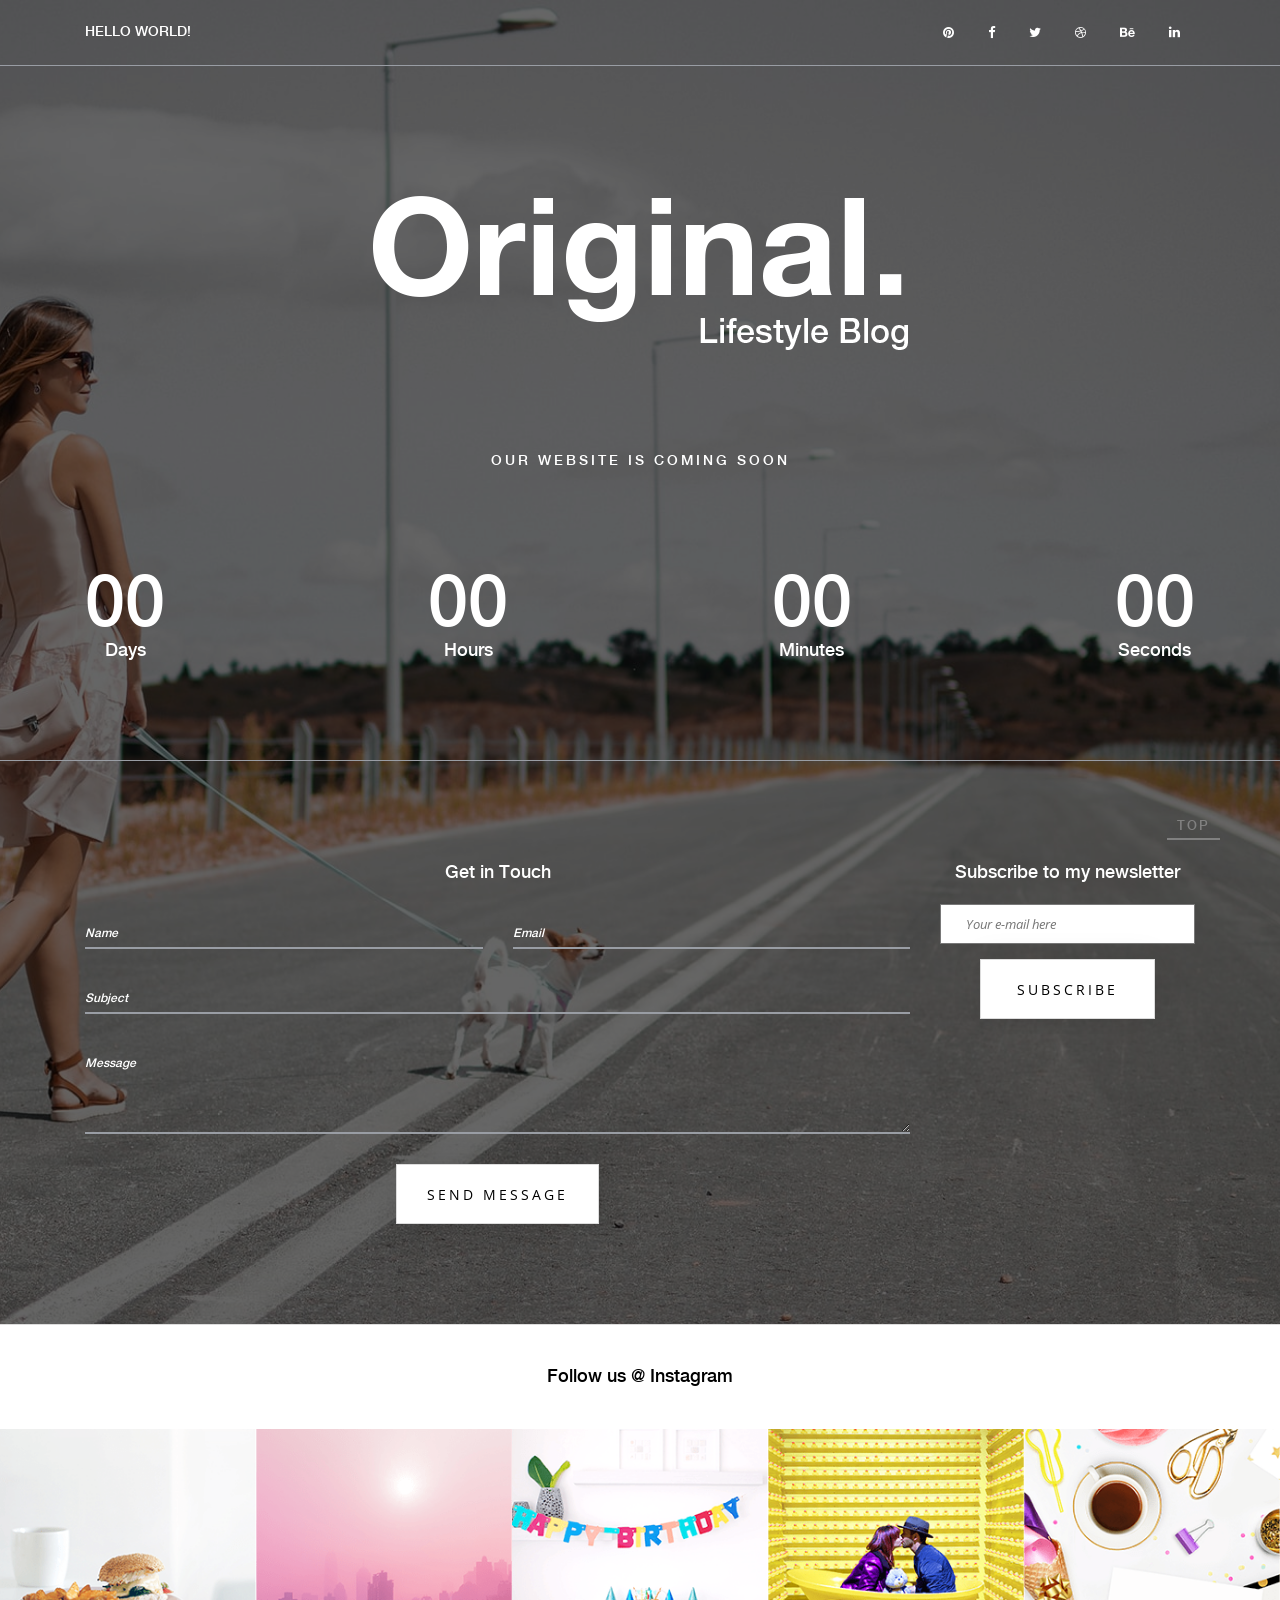
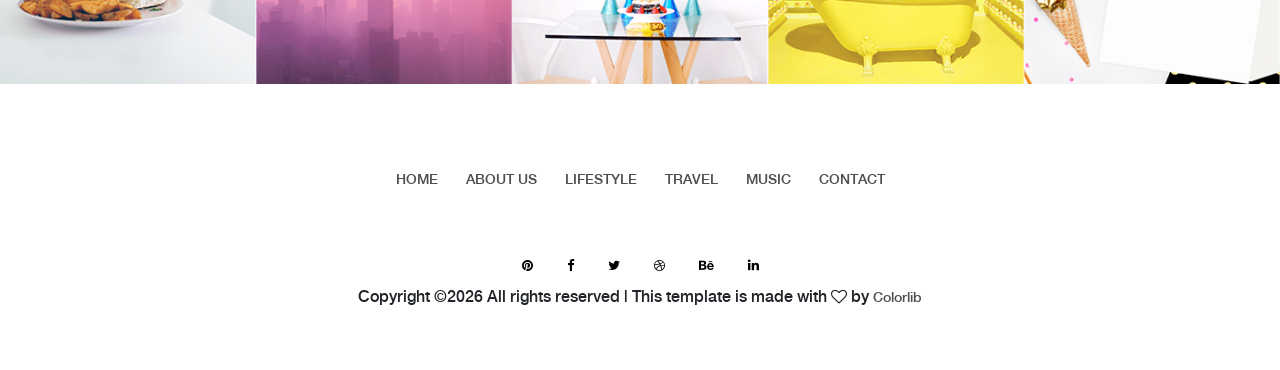
<file: templates/coming.html>
<!DOCTYPE html>
<html lang="en">

<head>
    <meta charset="UTF-8">
    <meta name="description" content="">
    <meta http-equiv="X-UA-Compatible" content="IE=edge">
    <meta name="viewport" content="width=device-width, initial-scale=1, shrink-to-fit=no">
    <!-- The above 4 meta tags *must* come first in the head; any other head content must come *after* these tags -->

    <!-- Title -->
    <title>Original - Lifestyle Blog Template</title>

    <!-- Favicon -->
    <link rel="icon" href="/static/img/core-img/favicon.ico">

    <!-- Style CSS -->
    <link rel="stylesheet" href="/static/css/style.css">

</head>

<body>
    <!-- Preloader -->
    <div id="preloader">
        <div class="preload-content">
            <div id="original-load"></div>
        </div>
    </div>

    <div class="coming-soon-area bg-img background-overlay" style="background-image: url(/static/img/bg-img/b9.jpg);">
        <!-- ##### Header Area Start ##### -->
        <header class="header-area">

            <!-- Top Header Area -->
            <div class="top-header">
                <div class="container h-100">
                    <div class="row h-100 align-items-center">
                        <!-- Breaking News Area -->
                        <div class="col-12 col-sm-8">
                            <div class="breaking-news-area">
                                <div id="breakingNewsTicker" class="ticker">
                                    <ul>
                                        <li><a href="#">Hello World!</a></li>
                                        <li><a href="#">Hello Universe!</a></li>
                                        <li><a href="#">Hello Original!</a></li>
                                        <li><a href="#">Hello Earth!</a></li>
                                        <li><a href="#">Hello Colorlib!</a></li>
                                    </ul>
                                </div>
                            </div>
                        </div>
                        <!-- Top Social Area -->
                        <div class="col-12 col-sm-4">
                            <div class="top-social-area">
                                <a href="#" data-toggle="tooltip" data-placement="bottom" title="Pinterest"><i class="fa fa-pinterest" aria-hidden="true"></i></a>
                                <a href="#" data-toggle="tooltip" data-placement="bottom" title="Facebook"><i class="fa fa-facebook" aria-hidden="true"></i></a>
                                <a href="#" data-toggle="tooltip" data-placement="bottom" title="Twitter"><i class="fa fa-twitter" aria-hidden="true"></i></a>
                                <a href="#" data-toggle="tooltip" data-placement="bottom" title="Dribbble"><i class="fa fa-dribbble" aria-hidden="true"></i></a>
                                <a href="#" data-toggle="tooltip" data-placement="bottom" title="Behance"><i class="fa fa-behance" aria-hidden="true"></i></a>
                                <a href="#" data-toggle="tooltip" data-placement="bottom" title="Linkedin"><i class="fa fa-linkedin" aria-hidden="true"></i></a>
                            </div>
                        </div>
                    </div>
                </div>
            </div>

            <!-- Logo Area -->
            <div class="logo-area text-center">
                <div class="container h-100">
                    <div class="row h-100 align-items-center">
                        <div class="col-12">
                            <a href="index.html" class="original-logo"><img src="/static/img/core-img/logo2.png" alt=""></a>
                        </div>
                    </div>
                </div>
            </div>
        </header>
        <!-- ##### Header Area End ##### -->

        <!-- ##### Coming Soon Area Start ##### -->
        <div class="coming-soon-timer text-center">
            <div class="container">
                <div class="row">
                    <div class="col-12">
                        <div class="coming-soon-content">
                            <div class="sonar-wrapper">
                                <div class="sonar-emitter">
                                    <div class="sonar-wave">
                                    </div>
                                </div>
                            </div>
                            <p>our website is coming soon</p>
                        </div>
                        <div id="clock" class="d-flex align-items-center justify-content-between"></div>
                    </div>
                </div>
            </div>
        </div>
        <!-- ##### Coming Soon Area End ##### -->

        <!-- ##### Contact Area Start ##### -->
        <div class="contact-area section-padding-100">
            <div class="container">
                <div class="row justify-content-center">
                    <!-- Contact Form Area -->
                    <div class="col-12 col-md-10 col-lg-9">
                        <div class="contact-form">
                            <h5>Get in Touch</h5>
                            <!-- Contact Form -->
                            <form action="#" method="post">
                                <div class="row">
                                    <div class="col-12 col-md-6">
                                        <div class="group">
                                            <input type="text" name="name" id="name" required>
                                            <span class="highlight"></span>
                                            <span class="bar"></span>
                                            <label>Name</label>
                                        </div>
                                    </div>
                                    <div class="col-12 col-md-6">
                                        <div class="group">
                                            <input type="email" name="email" id="email" required>
                                            <span class="highlight"></span>
                                            <span class="bar"></span>
                                            <label>Email</label>
                                        </div>
                                    </div>
                                    <div class="col-12">
                                        <div class="group">
                                            <input type="text" name="subject" id="subject" required>
                                            <span class="highlight"></span>
                                            <span class="bar"></span>
                                            <label>Subject</label>
                                        </div>
                                    </div>
                                    <div class="col-12">
                                        <div class="group">
                                            <textarea name="message" id="message" required></textarea>
                                            <span class="highlight"></span>
                                            <span class="bar"></span>
                                            <label>Message</label>
                                        </div>
                                    </div>
                                    <div class="col-12">
                                        <button type="submit" class="btn original-btn">Send Message</button>
                                    </div>
                                </div>
                            </form>
                        </div>
                    </div>

                    <div class="col-12 col-md-10 col-lg-3">
                        <div class="post-sidebar-area">
                            <!-- Widget Area -->
                            <div class="sidebar-widget-area">
                                <h5 class="title subscribe-title">Subscribe to my newsletter</h5>
                                <div class="widget-content">
                                    <form action="#" class="newsletterForm">
                                        <input type="email" name="email" id="subscribesForm" placeholder="Your e-mail here">
                                        <button type="submit" class="btn original-btn">Subscribe</button>
                                    </form>
                                </div>
                            </div>
                        </div>
                    </div>
                </div>
            </div>
        </div>
    </div>
    <!-- ##### Contact Area End ##### -->

    <!-- ##### Instagram Feed Area Start ##### -->
    <div class="instagram-feed-area">
        <div class="container">
            <div class="row">
                <div class="col-12">
                    <div class="insta-title">
                        <h5>Follow us @ Instagram</h5>
                    </div>
                </div>
            </div>
        </div>
        <!-- Instagram Slides -->
        <div class="instagram-slides owl-carousel">
            <!-- Single Insta Feed -->
            <div class="single-insta-feed">
                <img src="/static/img/instagram-img/1.png" alt="">
                <!-- Hover Effects -->
                <div class="hover-effects">
                    <a href="#" class="d-flex align-items-center justify-content-center"><i class="fa fa-instagram"></i></a>
                </div>
            </div>
            <!-- Single Insta Feed -->
            <div class="single-insta-feed">
                <img src="/static/img/instagram-img/2.png" alt="">
                <!-- Hover Effects -->
                <div class="hover-effects">
                    <a href="#" class="d-flex align-items-center justify-content-center"><i class="fa fa-instagram"></i></a>
                </div>
            </div>
            <!-- Single Insta Feed -->
            <div class="single-insta-feed">
                <img src="/static/img/instagram-img/3.png" alt="">
                <!-- Hover Effects -->
                <div class="hover-effects">
                    <a href="#" class="d-flex align-items-center justify-content-center"><i class="fa fa-instagram"></i></a>
                </div>
            </div>
            <!-- Single Insta Feed -->
            <div class="single-insta-feed">
                <img src="/static/img/instagram-img/4.png" alt="">
                <!-- Hover Effects -->
                <div class="hover-effects">
                    <a href="#" class="d-flex align-items-center justify-content-center"><i class="fa fa-instagram"></i></a>
                </div>
            </div>
            <!-- Single Insta Feed -->
            <div class="single-insta-feed">
                <img src="/static/img/instagram-img/5.png" alt="">
                <!-- Hover Effects -->
                <div class="hover-effects">
                    <a href="#" class="d-flex align-items-center justify-content-center"><i class="fa fa-instagram"></i></a>
                </div>
            </div>
            <!-- Single Insta Feed -->
            <div class="single-insta-feed">
                <img src="/static/img/instagram-img/6.png" alt="">
                <!-- Hover Effects -->
                <div class="hover-effects">
                    <a href="#" class="d-flex align-items-center justify-content-center"><i class="fa fa-instagram"></i></a>
                </div>
            </div>
            <!-- Single Insta Feed -->
            <div class="single-insta-feed">
                <img src="/static/img/instagram-img/7.png" alt="">
                <!-- Hover Effects -->
                <div class="hover-effects">
                    <a href="#" class="d-flex align-items-center justify-content-center"><i class="fa fa-instagram"></i></a>
                </div>
            </div>
        </div>
    </div>
    <!-- ##### Instagram Feed Area End ##### -->

    <!-- ##### Footer Area Start ##### -->
    <footer class="footer-area text-center">
        <div class="container">
            <div class="row">
                <div class="col-12">
                   
                    <!-- Footer Nav Area -->
                    <div class="classy-nav-container breakpoint-off">
                        <!-- Classy Menu -->
                        <nav class="classy-navbar justify-content-center" id="footerNav">

                            <!-- Navbar Toggler -->
                            <div class="classy-navbar-toggler">
                                <span class="navbarToggler"><span></span><span></span><span></span></span>
                            </div>

                            <!-- Menu -->
                            <div class="classy-menu">

                                <!-- close btn -->
                                <div class="classycloseIcon">
                                    <div class="cross-wrap"><span class="top"></span><span class="bottom"></span></div>
                                </div>

                                <!-- Nav Start -->
                                <div class="classynav">
                                    <ul>
                                        <li><a href="#">Home</a></li>
                                        <li><a href="#">About Us</a></li>
                                        <li><a href="#">Lifestyle</a></li>
                                        <li><a href="#">travel</a></li>
                                        <li><a href="#">Music</a></li>
                                        <li><a href="#">Contact</a></li>
                                    </ul>
                                </div>
                                <!-- Nav End -->
                            </div>
                        </nav>
                    </div>
                    
                    <!-- Footer Social Area -->
                    <div class="footer-social-area mt-30">
                        <a href="#" data-toggle="tooltip" data-placement="top" title="Pinterest"><i class="fa fa-pinterest" aria-hidden="true"></i></a>
                        <a href="#" data-toggle="tooltip" data-placement="top" title="Facebook"><i class="fa fa-facebook" aria-hidden="true"></i></a>
                        <a href="#" data-toggle="tooltip" data-placement="top" title="Twitter"><i class="fa fa-twitter" aria-hidden="true"></i></a>
                        <a href="#" data-toggle="tooltip" data-placement="top" title="Dribbble"><i class="fa fa-dribbble" aria-hidden="true"></i></a>
                        <a href="#" data-toggle="tooltip" data-placement="top" title="Behance"><i class="fa fa-behance" aria-hidden="true"></i></a>
                        <a href="#" data-toggle="tooltip" data-placement="top" title="Linkedin"><i class="fa fa-linkedin" aria-hidden="true"></i></a>
                    </div>
                </div>
            </div>
        </div>

<!-- Link back to Colorlib can't be removed. Template is licensed under CC BY 3.0. -->
Copyright &copy;<script>document.write(new Date().getFullYear());</script> All rights reserved | This template is made with <i class="fa fa-heart-o" aria-hidden="true"></i> by <a href="https://colorlib.com" target="_blank">Colorlib</a>
<!-- Link back to Colorlib can't be removed. Template is licensed under CC BY 3.0. -->

    </footer>
    <!-- ##### Footer Area End ##### -->

    <!-- jQuery (Necessary for All JavaScript Plugins) -->
    <script src="/static/js/jquery/jquery-2.2.4.min.js"></script>
    <!-- Popper js -->
    <script src="/static/js/popper.min.js"></script>
    <!-- Bootstrap js -->
    <script src="/static/js/bootstrap.min.js"></script>
    <!-- Plugins js -->
    <script src="/static/js/plugins.js"></script>
    <!-- Active js -->
    <script src="/static/js/active.js"></script>

</body>

</html>
</file>
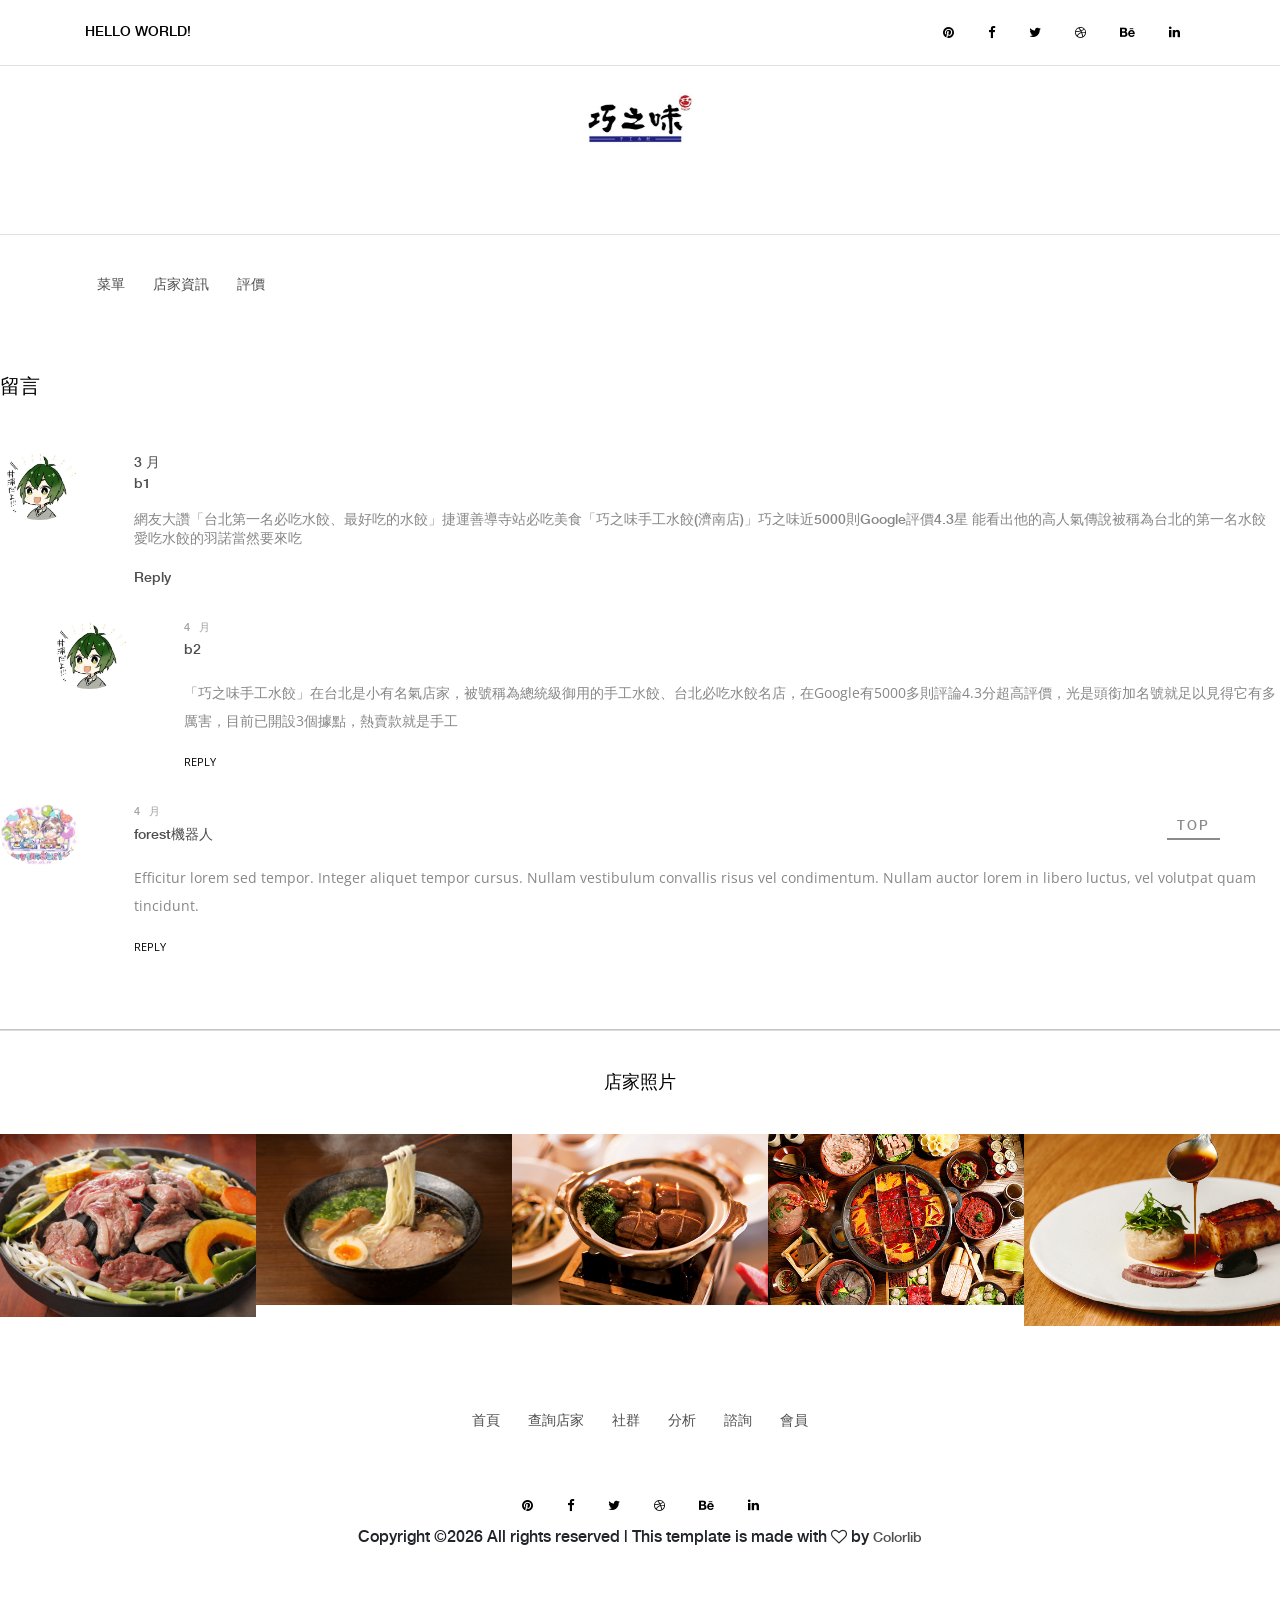
<file: templates/comment.html>
<!DOCTYPE html>
<html lang="en">

<head>
    <meta charset="UTF-8">
    <meta name="description" content="">
    <meta http-equiv="X-UA-Compatible" content="IE=edge">
    <meta name="viewport" content="width=device-width, initial-scale=1, shrink-to-fit=no">
    <!-- The above 4 meta tags *must* come first in the head; any other head content must come *after* these tags -->

    <!-- Title -->
    <title>Original - Lifestyle Blog Template</title>

    <!-- Favicon -->
    <link rel="icon" href="/static/img/core-img/favicon.ico">

    <!-- Style CSS -->
    <link rel="stylesheet" href="/static/css/style.css">

</head>

<body>
    <!-- Preloader -->
    <div id="preloader">
        <div class="preload-content">
            <div id="original-load"></div>
        </div>
    </div>

    <!-- Subscribe Modal -->
    <div class="subscribe-newsletter-area">
        <div class="modal fade" id="subsModal" tabindex="-1" role="dialog" aria-labelledby="subsModal" aria-hidden="true">
            <div class="modal-dialog modal-dialog-centered" role="document">
                <div class="modal-content">
                    <button type="button" class="close" data-dismiss="modal" aria-label="Close"><span aria-hidden="true">&times;</span></button>
                    <div class="modal-body">
                        <h5 class="title">Subscribe to my newsletter</h5>
                        <form action="#" class="newsletterForm" method="post">
                            <input type="email" name="email" id="subscribesForm2" placeholder="Your e-mail here">
                            <button type="submit" class="btn original-btn">Subscribe</button>
                        </form>
                    </div>
                </div>
            </div>
        </div>
    </div>

    <!-- ##### Header Area Start ##### -->
    <header class="header-area">

        <!-- Top Header Area -->
        <div class="top-header">
            <div class="container h-100">
                <div class="row h-100 align-items-center">
                    <!-- Breaking News Area -->
                    <div class="col-12 col-sm-8">
                        <div class="breaking-news-area">
                            <div id="breakingNewsTicker" class="ticker">
                                <ul>
                                    <li><a href="#">Hello World!</a></li>
                                    <li><a href="#">Hello Universe!</a></li>
                                    <li><a href="#">Hello Original!</a></li>
                                    <li><a href="#">Hello Earth!</a></li>
                                    <li><a href="#">Hello Colorlib!</a></li>
                                </ul>
                            </div>
                        </div>
                    </div>
                    <!-- Top Social Area -->
                    <div class="col-12 col-sm-4">
                        <div class="top-social-area">
                            <a href="#" data-toggle="tooltip" data-placement="bottom" title="Pinterest"><i class="fa fa-pinterest" aria-hidden="true"></i></a>
                            <a href="#" data-toggle="tooltip" data-placement="bottom" title="Facebook"><i class="fa fa-facebook" aria-hidden="true"></i></a>
                            <a href="#" data-toggle="tooltip" data-placement="bottom" title="Twitter"><i class="fa fa-twitter" aria-hidden="true"></i></a>
                            <a href="#" data-toggle="tooltip" data-placement="bottom" title="Dribbble"><i class="fa fa-dribbble" aria-hidden="true"></i></a>
                            <a href="#" data-toggle="tooltip" data-placement="bottom" title="Behance"><i class="fa fa-behance" aria-hidden="true"></i></a>
                            <a href="#" data-toggle="tooltip" data-placement="bottom" title="Linkedin"><i class="fa fa-linkedin" aria-hidden="true"></i></a>
                        </div>
                    </div>
                </div>
            </div>
        </div>

        <!-- Logo Area -->
        <div class="logo-area text-center">
            <div class="container h-200">
                <div class="row h-200 align-items-center">
                    <div class="col-12">
                        <a href="index.html" class="original-logo"><img src="/static/img/blog-img/r1.jpg" width="200" height="200" alt=""></a>
                    </div>
                </div>
            </div>
        </div>

        <!-- Nav Area -->
        <div class="original-nav-area" id="stickyNav">
            <div class="classy-nav-container breakpoint-off">
                <div class="container">
                    <!-- Classy Menu -->
                    <nav class="classy-navbar">

                        <!-- Subscribe btn -->


                        <!-- Navbar Toggler -->
                        <div class="classy-navbar-toggler">
                            <span class="navbarToggler"><span></span><span></span><span></span></span>
                        </div>

                        <!-- Menu -->
                        <div class="classy-menu" id="originalNav">
                            <!-- close btn -->
                            <div class="classycloseIcon">
                                <div class="cross-wrap"><span class="top"></span><span class="bottom"></span></div>
                            </div>

                            <!-- Nav Start -->
                            <div class="classynav">
                                <ul>
                                  <li><a href="menu.html">菜單</a></li>
                                    <li><a href="information.html">店家資訊</a></li>
                                    <li><a href="comment.html">評價</a></li>
                                </ul>
                            </div>
                            <!-- Nav End -->
                        </div>
<!--                        <div class="subscribe-btn">-->
<!--                            <a href="#" class="btn subscribe-btn" data-toggle="modal" data-target="#subsModal">Subscribe</a>-->
<!--                        </div>-->

                    </nav>
                </div>
            </div>
        </div>
    </header>


    <!-- ##### Header Area End ##### -->
 <div class="comment_area clearfix mt-70">
        <h5 class="title">留言</h5>

        <ol>
            <!-- Single Comment Area -->
            <li class="single_comment_area">
                <!-- Comment Content -->
                <div class="comment-content d-flex">
                    <!-- Comment Author -->
                    <div class="comment-author">
                        <img src="/static/img/使用者頭像/1.jpg" alt="author">
                    </div>
                    <!-- Comment Meta -->
                    <div class="single_comment_area">
                        <a href="#" class="post-date">3 月</a>
                        <p><a href="#" class="post-author">b1</a></p>
                        <p> 網友大讚「台北第一名必吃水餃、最好吃的水餃」捷運善導寺站必吃美食「巧之味手工水餃(濟南店)」巧之味近5000則Google評價4.3星   能看出他的高人氣傳說被稱為台北的第一名水餃   愛吃水餃的羽諾當然要來吃</p>
                        <a href="#" class="comment-reply">Reply</a>
                    </div>
                </div>
                <ol class="children">
                    <li class="single_comment_area">
                        <!-- Comment Content -->
                        <div class="comment-content d-flex">
                            <!-- Comment Author -->
                            <div class="comment-author">
                                <img src="/static/img/使用者頭像/1.jpg" alt="author">
                            </div>
                            <!-- Comment Meta -->
                            <div class="comment-meta">
                                <a href="#" class="post-date">4 月</a>
                                <p><a href="#" class="post-author">b2</a></p>
                                <p>「巧之味手工水餃」在台北是小有名氣店家，被號稱為總統級御用的手工水餃、台北必吃水餃名店，在Google有5000多則評論4.3分超高評價，光是頭銜加名號就足以見得它有多厲害，目前已開設3個據點，熱賣款就是手工</p>
                                <a href="#" class="comment-reply">Reply</a>
                            </div>
                        </div>
                    </li>
                </ol>
            </li>

            <!-- Single Comment Area -->
            <li class="single_comment_area">
                <!-- Comment Content -->
                <div class="comment-content d-flex">
                    <!-- Comment Author -->
                    <div class="comment-author">
                        <img src="/static/img/使用者頭像/2.jpg" alt="author">
                    </div>
                    <!-- Comment Meta -->
                    <div class="comment-meta">
                        <a href="#" class="post-date">4 月</a>
                        <p><a href="#" class="post-author">forest機器人</a></p>
                        <p>Efficitur lorem sed tempor. Integer aliquet tempor cursus. Nullam vestibulum convallis risus vel condimentum. Nullam auctor lorem in libero luctus, vel volutpat quam tincidunt.</p>
                        <a href="#" class="comment-reply">Reply</a>
                    </div>
                </div>
            </li>
        </ol>
    </div>
    <!-- ##### Hero Area Start ##### -->

    <!-- ##### Instagram Feed Area Start ##### -->
    <div class="instagram-feed-area">
        <div class="container">
            <div class="row">
                <div class="col-12">
                    <div class="insta-title">
                        <h5>店家照片</h5>
                    </div>
                </div>
            </div>
        </div>
        <!-- Instagram Slides -->
        <div class="instagram-slides owl-carousel">
            <!-- Single Insta Feed -->
            <div class="single-insta-feed">
                <img src="/static/img/instagram-img/food1.jpg" alt="">
                <!-- Hover Effects -->
                <div class="hover-effects">
                    <a href="#" class="d-flex align-items-center justify-content-center"><i class="fa fa-instagram"></i></a>
                </div>
            </div>
            <!-- Single Insta Feed -->
            <div class="single-insta-feed">
                <img src="/static/img/instagram-img/food2.jpg" alt="">
                <!-- Hover Effects -->
                <div class="hover-effects">
                    <a href="#" class="d-flex align-items-center justify-content-center"><i class="fa fa-instagram"></i></a>
                </div>
            </div>
            <!-- Single Insta Feed -->
            <div class="single-insta-feed">
                <img src="/static/img/instagram-img/food3.jpg" alt="">
                <!-- Hover Effects -->
                <div class="hover-effects">
                    <a href="#" class="d-flex align-items-center justify-content-center"><i class="fa fa-instagram"></i></a>
                </div>
            </div>
            <!-- Single Insta Feed -->
            <div class="single-insta-feed">
                <img src="/static/img/instagram-img/food4.jpg" alt="">
                <!-- Hover Effects -->
                <div class="hover-effects">
                    <a href="#" class="d-flex align-items-center justify-content-center"><i class="fa fa-instagram"></i></a>
                </div>
            </div>
            <!-- Single Insta Feed -->
            <div class="single-insta-feed">
                <img src="/static/img/instagram-img/food5.jpg" alt="">
                <!-- Hover Effects -->
                <div class="hover-effects">
                    <a href="#" class="d-flex align-items-center justify-content-center"><i class="fa fa-instagram"></i></a>
                </div>
            </div>
        </div>
    </div>
    <!-- ##### Instagram Feed Area End ##### -->

    <!-- ##### Footer Area Start ##### -->
    <footer class="footer-area text-center">
        <div class="container">
            <div class="row">
                <div class="col-12">

                    <!-- Footer Nav Area -->
                    <div class="classy-nav-container breakpoint-off">
                        <!-- Classy Menu -->
                        <nav class="classy-navbar justify-content-center">

                            <!-- Navbar Toggler -->
                            <div class="classy-navbar-toggler">
                                <span class="navbarToggler"><span></span><span></span><span></span></span>
                            </div>

                            <!-- Menu -->
                            <div class="classy-menu">

                                <!-- close btn -->
                                <div class="classycloseIcon">
                                    <div class="cross-wrap"><span class="top"></span><span class="bottom"></span></div>
                                </div>

                                <!-- Nav Start -->
                                <div class="classynav">
                                    <ul>
                                        <li><a href="index.html">首頁</a></li>
                                        <li><a href="map.html">查詢店家</a></li>
                                        <li><a href="community.html">社群</a></li>
                                        <li><a href="analyze.html">分析</a></li>
                                        <li><a href="consult.html">諮詢</a></li>
                                        <li><a href="login.html">會員</a></li>
                                    </ul>
                                </div>
                                <!-- Nav End -->
                            </div>
                        </nav>
                    </div>

                    <!-- Footer Social Area -->
                    <div class="footer-social-area mt-30">
                        <a href="#" data-toggle="tooltip" data-placement="top" title="Pinterest"><i class="fa fa-pinterest" aria-hidden="true"></i></a>
                        <a href="#" data-toggle="tooltip" data-placement="top" title="Facebook"><i class="fa fa-facebook" aria-hidden="true"></i></a>
                        <a href="#" data-toggle="tooltip" data-placement="top" title="Twitter"><i class="fa fa-twitter" aria-hidden="true"></i></a>
                        <a href="#" data-toggle="tooltip" data-placement="top" title="Dribbble"><i class="fa fa-dribbble" aria-hidden="true"></i></a>
                        <a href="#" data-toggle="tooltip" data-placement="top" title="Behance"><i class="fa fa-behance" aria-hidden="true"></i></a>
                        <a href="#" data-toggle="tooltip" data-placement="top" title="Linkedin"><i class="fa fa-linkedin" aria-hidden="true"></i></a>
                    </div>
                </div>
            </div>
        </div>

   <!-- Link back to Colorlib can't be removed. Template is licensed under CC BY 3.0. -->
Copyright &copy;<script>document.write(new Date().getFullYear());</script> All rights reserved | This template is made with <i class="fa fa-heart-o" aria-hidden="true"></i> by <a href="https://colorlib.com" target="_blank">Colorlib</a>
<!-- Link back to Colorlib can't be removed. Template is licensed under CC BY 3.0. -->

    </footer>
    <!-- ##### Footer Area End ##### -->

    <!-- jQuery (Necessary for All JavaScript Plugins) -->
    <script src="/static/js/jquery/jquery-2.2.4.min.js"></script>
    <!-- Popper js -->
    <script src="/static/js/popper.min.js"></script>
    <!-- Bootstrap js -->
    <script src="/static/js/bootstrap.min.js"></script>
    <!-- Plugins js -->
    <script src="/static/js/plugins.js"></script>
    <!-- Active js -->
    <script src="/static/js/active.js"></script>

</body>

</html>
</file>
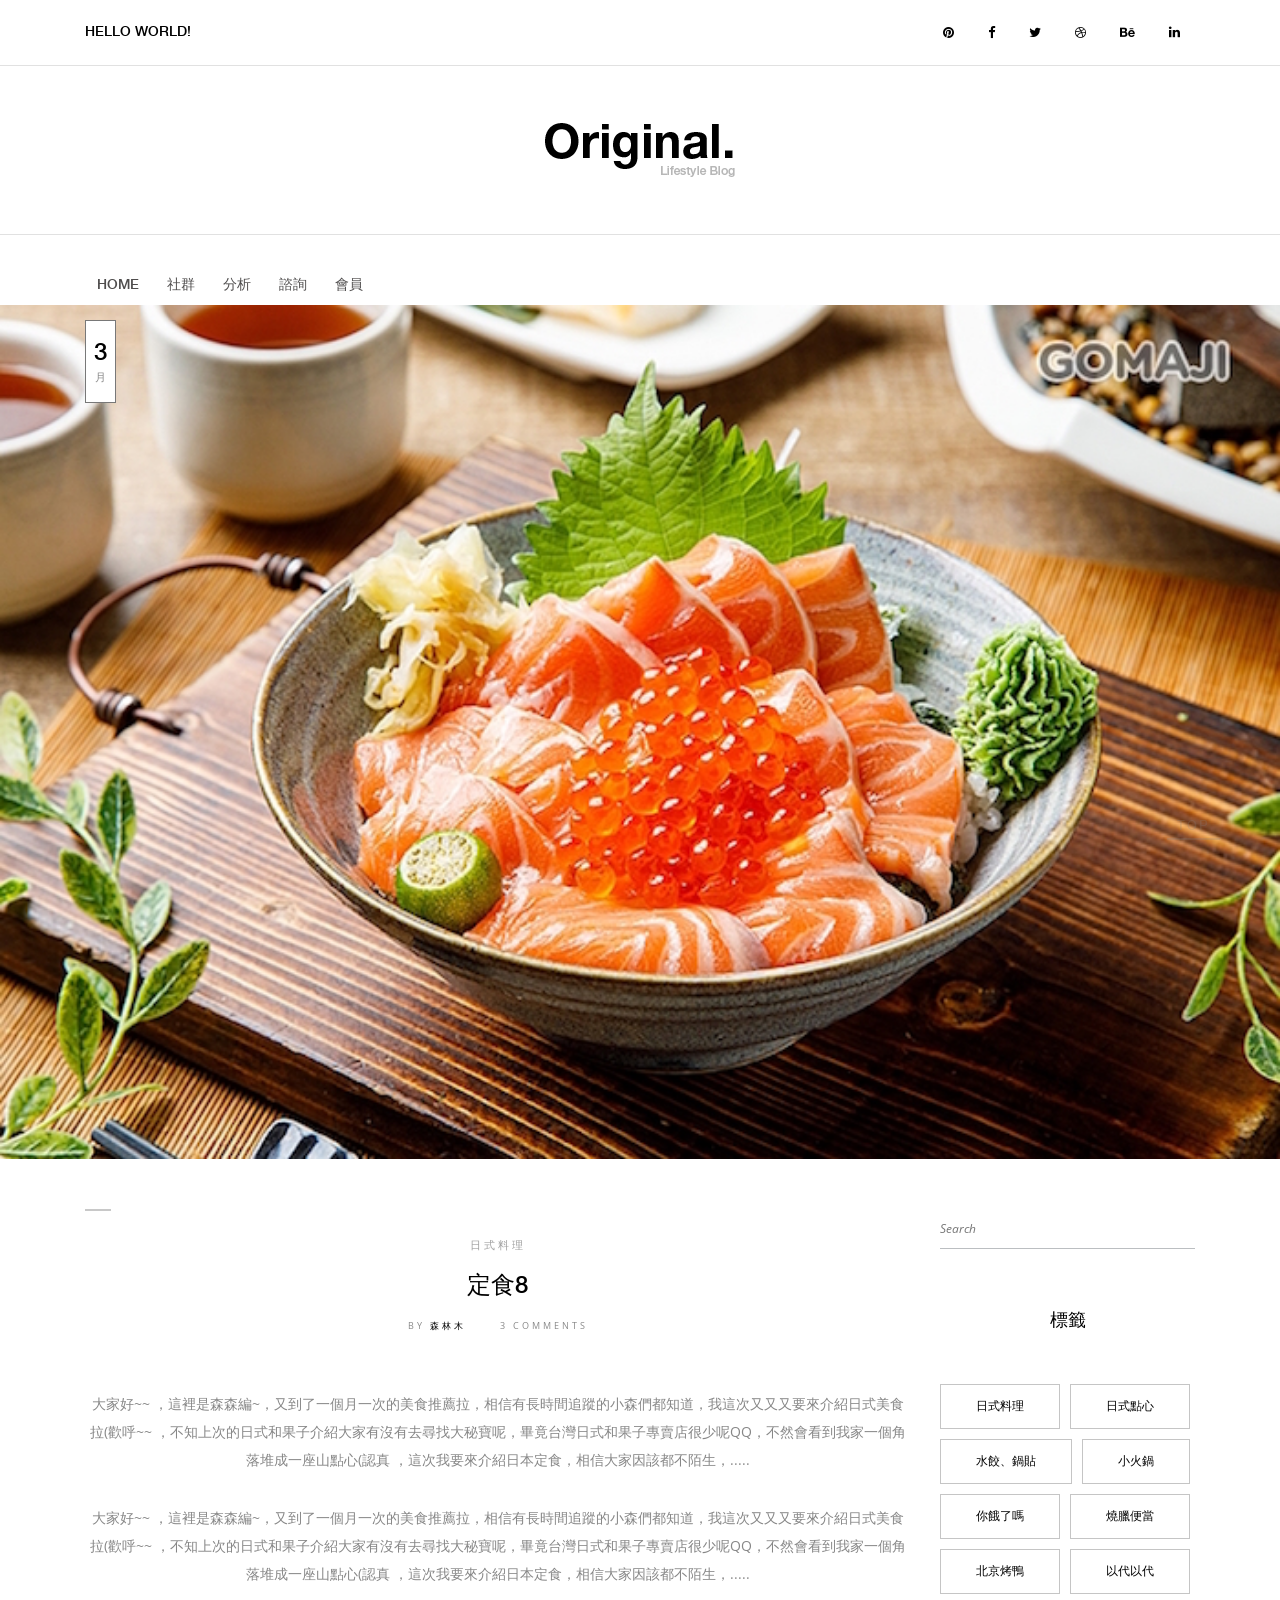
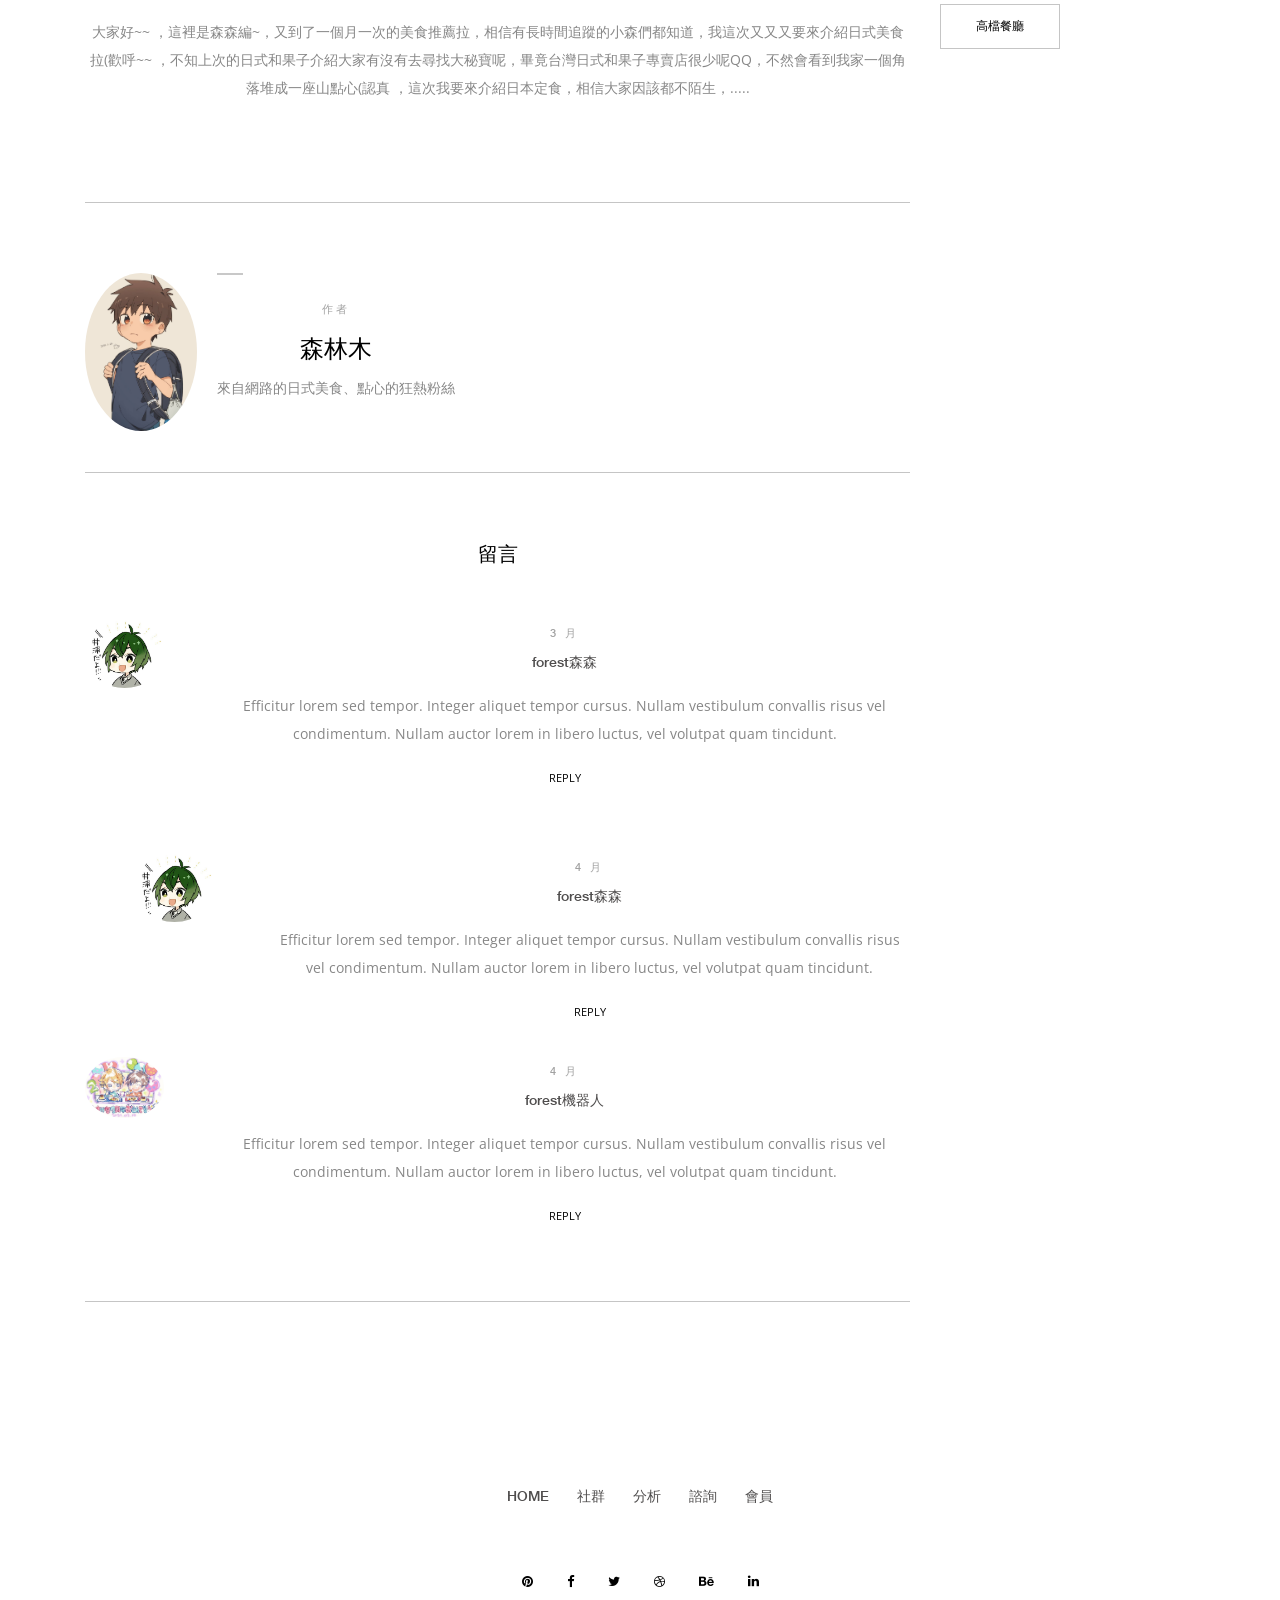
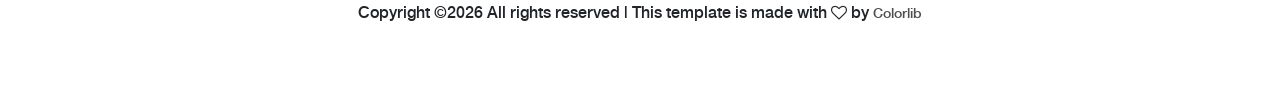
<file: templates/communitypage.html>
<!DOCTYPE html>
<html lang="en">
<head>
    <meta charset="UTF-8">
    <meta name="description" content="">
    <meta http-equiv="X-UA-Compatible" content="IE=edge">
    <meta name="viewport" content="width=device-width, initial-scale=1, shrink-to-fit=no">
    <!-- The above 4 meta tags *must* come first in the head; any other head content must come *after* these tags -->

    <!-- Title -->
    <title>Original - Lifestyle Blog Template</title>

    <!-- Favicon -->
    <link rel="icon" href="/static/img/core-img/favicon.ico">

    <!-- Style CSS -->
    <link rel="stylesheet" href="/static/css/style.css">
</head>

<body>
<div id="preloader">
        <div class="preload-content">
            <div id="original-load"></div>
        </div>
    </div>

    <!-- Subscribe Modal -->
    <div class="subscribe-newsletter-area">
        <div class="modal fade" id="subsModal" tabindex="-1" role="dialog" aria-labelledby="subsModal" aria-hidden="true">
            <div class="modal-dialog modal-dialog-centered" role="document">
                <div class="modal-content">
                    <button type="button" class="close" data-dismiss="modal" aria-label="Close"><span aria-hidden="true">&times;</span></button>
                    <div class="modal-body">
                        <h5 class="title">Subscribe to my newsletter</h5>
                        <form action="#" class="newsletterForm" method="post">
                            <input type="email" name="email" id="subscribesForm2" placeholder="Your e-mail here">
                            <button type="submit" class="btn original-btn">Subscribe</button>
                        </form>
                    </div>
                </div>
            </div>
        </div>
    </div>

    <!-- ##### Header Area Start ##### -->
    <header class="header-area">

        <!-- Top Header Area -->
        <div class="top-header">
            <div class="container h-100">
                <div class="row h-100 align-items-center">
                    <!-- Breaking News Area -->
                    <div class="col-12 col-sm-8">
                        <div class="breaking-news-area">
                            <div id="breakingNewsTicker" class="ticker">
                                <ul>
                                    <li><a href="#">Hello World!</a></li>
                                    <li><a href="#">Hello Universe!</a></li>
                                    <li><a href="#">Hello Original!</a></li>
                                    <li><a href="#">Hello Earth!</a></li>
                                    <li><a href="#">Hello Colorlib!</a></li>
                                </ul>
                            </div>
                        </div>
                    </div>
                    <!-- Top Social Area -->
                    <div class="col-12 col-sm-4">
                        <div class="top-social-area">
                            <a href="#" data-toggle="tooltip" data-placement="bottom" title="Pinterest"><i class="fa fa-pinterest" aria-hidden="true"></i></a>
                            <a href="#" data-toggle="tooltip" data-placement="bottom" title="Facebook"><i class="fa fa-facebook" aria-hidden="true"></i></a>
                            <a href="#" data-toggle="tooltip" data-placement="bottom" title="Twitter"><i class="fa fa-twitter" aria-hidden="true"></i></a>
                            <a href="#" data-toggle="tooltip" data-placement="bottom" title="Dribbble"><i class="fa fa-dribbble" aria-hidden="true"></i></a>
                            <a href="#" data-toggle="tooltip" data-placement="bottom" title="Behance"><i class="fa fa-behance" aria-hidden="true"></i></a>
                            <a href="#" data-toggle="tooltip" data-placement="bottom" title="Linkedin"><i class="fa fa-linkedin" aria-hidden="true"></i></a>
                        </div>
                    </div>
                </div>
            </div>
        </div>

        <!-- Logo Area -->
        <div class="logo-area text-center">
            <div class="container h-100">
                <div class="row h-100 align-items-center">
                    <div class="col-12">
                        <a href="index.html" class="original-logo"><img src="/static/img/core-img/logo.png" alt=""></a>
                    </div>
                </div>
            </div>
        </div>

        <!-- Nav Area -->
      <div class="original-nav-area" id="stickyNav">
            <div class="classy-nav-container breakpoint-off">
                <div class="container">
                    <!-- Classy Menu -->
                    <nav class="classy-navbar">

                        <!-- Subscribe btn -->


                        <!-- Navbar Toggler -->
                        <div class="classy-navbar-toggler">
                            <span class="navbarToggler"><span></span><span></span><span></span></span>
                        </div>

                        <!-- Menu -->
                        <div class="classy-menu" id="originalNav">
                            <!-- close btn -->
                            <div class="classycloseIcon">
                                <div class="cross-wrap"><span class="top"></span><span class="bottom"></span></div>
                            </div>

                            <!-- Nav Start -->
                            <div class="classynav">
                                <ul>
                                    <li><a href="index.html">Home</a></li>
                                    <li><a href="community.html">社群</a></li>
                                    <li><a href="analyze.html">分析</a></li>
                                    <li><a href="index.html">諮詢</a></li>
                                    <li><a href="login.html">會員</a></li>
                                </ul>
                            </div>
                            <!-- Nav End -->
                        </div>
<!--                        <div class="subscribe-btn">-->
<!--                            <a href="#" class="btn subscribe-btn" data-toggle="modal" data-target="#subsModal">Subscribe</a>-->
<!--                        </div>-->

                    </nav>
                </div>
            </div>
        </div>
    </header>


<div class="single-blog-wrapper section-padding-0-100">

        <!-- Single Blog Area  -->
        <div class="single-blog-area blog-style-2 mb-50">
            <div class="single-blog-thumbnail">
                <img src="/static/img/日式和果子/IMG_8431.jpeg" alt="">
                <div class="post-tag-content">
                    <div class="container">
                        <div class="row">
                            <div class="col-12">
                                <div class="post-date">
                                    <a href="#">3<span>月</span></a>
                                </div>
                            </div>
                        </div>
                    </div>
                </div>
            </div>
        </div>

        <div class="container">
            <div class="row">
                <!-- ##### Post Content Area ##### -->
                <div class="col-12 col-lg-9">
                    <!-- Single Blog Area  -->
                    <div class="single-blog-area blog-style-2 mb-50">
                        <!-- Blog Content -->
                        <div class="single-blog-content">
                            <div class="line"></div>
                            <a href="#" class="post-tag">日式料理</a>
                            <h4><a href="#" class="post-headline mb-0">定食8</a></h4>
                            <div class="post-meta mb-50">
                                <p>By <a href="#">森林木</a></p>
                                <p>3 comments</p>
                            </div>
                            <p>大家好~~ ，這裡是森森編~，又到了一個月一次的美食推薦拉，相信有長時間追蹤的小森們都知道，我這次又又又要來介紹日式美食拉(歡呼~~ ，不知上次的日式和果子介紹大家有沒有去尋找大秘寶呢，畢竟台灣日式和果子專賣店很少呢QQ，不然會看到我家一個角落堆成一座山點心(認真 ，這次我要來介紹日本定食，相信大家因該都不陌生，.....</p>
                            <p>大家好~~ ，這裡是森森編~，又到了一個月一次的美食推薦拉，相信有長時間追蹤的小森們都知道，我這次又又又要來介紹日式美食拉(歡呼~~ ，不知上次的日式和果子介紹大家有沒有去尋找大秘寶呢，畢竟台灣日式和果子專賣店很少呢QQ，不然會看到我家一個角落堆成一座山點心(認真 ，這次我要來介紹日本定食，相信大家因該都不陌生，.....</p>
                            <p>大家好~~ ，這裡是森森編~，又到了一個月一次的美食推薦拉，相信有長時間追蹤的小森們都知道，我這次又又又要來介紹日式美食拉(歡呼~~ ，不知上次的日式和果子介紹大家有沒有去尋找大秘寶呢，畢竟台灣日式和果子專賣店很少呢QQ，不然會看到我家一個角落堆成一座山點心(認真 ，這次我要來介紹日本定食，相信大家因該都不陌生，.....</p>
                        </div>
                    </div>

                    <!-- About Author -->
                    <div class="blog-post-author mt-100 d-flex">
                        <div class="author-thumbnail">
                            <img src="/static/img/使用者頭像/3.jpg" alt="">
                        </div>
                        <div class="author-info">
                            <div class="line"></div>
                            <span class="author-role">作者</span>
                            <h4><a href="Userintroduction.html" class="author-name">森林木</a></h4>
                            <p>來自網路的日式美食、點心的狂熱粉絲</p>
                        </div>
                    </div>

                    <!-- Comment Area Start -->
                    <div class="comment_area clearfix mt-70">
                        <h5 class="title">留言</h5>

                        <ol>
                            <!-- Single Comment Area -->
                            <li class="single_comment_area">
                                <!-- Comment Content -->
                                <div class="comment-content d-flex">
                                    <!-- Comment Author -->
                                    <div class="comment-author">
                                        <img src="/static/img/使用者頭像/1.jpg" alt="author">
                                    </div>
                                    <!-- Comment Meta -->
                                    <div class="comment-meta">
                                        <a href="#" class="post-date">3 月</a>
                                        <p><a href="#" class="post-author">forest森森</a></p>
                                        <p>Efficitur lorem sed tempor. Integer aliquet tempor cursus. Nullam vestibulum convallis risus vel condimentum. Nullam auctor lorem in libero luctus, vel volutpat quam tincidunt.</p>
                                        <a href="#" class="comment-reply">Reply</a>
                                    </div>
                                </div>
                                <ol class="children">
                                    <li class="single_comment_area">
                                        <!-- Comment Content -->
                                        <div class="comment-content d-flex">
                                            <!-- Comment Author -->
                                            <div class="comment-author">
                                                <img src="/static/img/使用者頭像/1.jpg" alt="author">
                                            </div>
                                            <!-- Comment Meta -->
                                            <div class="comment-meta">
                                                <a href="#" class="post-date">4 月</a>
                                                <p><a href="#" class="post-author">forest森森</a></p>
                                                <p>Efficitur lorem sed tempor. Integer aliquet tempor cursus. Nullam vestibulum convallis risus vel condimentum. Nullam auctor lorem in libero luctus, vel volutpat quam tincidunt.</p>
                                                <a href="#" class="comment-reply">Reply</a>
                                            </div>
                                        </div>
                                    </li>
                                </ol>
                            </li>

                            <!-- Single Comment Area -->
                            <li class="single_comment_area">
                                <!-- Comment Content -->
                                <div class="comment-content d-flex">
                                    <!-- Comment Author -->
                                    <div class="comment-author">
                                        <img src="/static/img/使用者頭像/2.jpg" alt="author">
                                    </div>
                                    <!-- Comment Meta -->
                                    <div class="comment-meta">
                                        <a href="#" class="post-date">4 月</a>
                                        <p><a href="#" class="post-author">forest機器人</a></p>
                                        <p>Efficitur lorem sed tempor. Integer aliquet tempor cursus. Nullam vestibulum convallis risus vel condimentum. Nullam auctor lorem in libero luctus, vel volutpat quam tincidunt.</p>
                                        <a href="#" class="comment-reply">Reply</a>
                                    </div>
                                </div>
                            </li>
                        </ol>
                    </div>
                </div>

                <!-- ##### Sidebar Area ##### -->
                <div class="col-12 col-md-4 col-lg-3">
                    <div class="post-sidebar-area">

                        <!-- Widget Area -->
                        <div class="sidebar-widget-area">
                            <form action="#" class="search-form">
                                <input type="search" name="search" id="searchForm" placeholder="Search">
                                <input type="submit" value="submit">
                            </form>
                        </div>

                        <!-- Widget Area -->
<!--                        <div class="sidebar-widget-area">-->
<!--                            <h5 class="title subscribe-title">Subscribe to my newsletter</h5>-->
<!--                            <div class="widget-content">-->
<!--                                <form action="#" class="newsletterForm">-->
<!--                                    <input type="email" name="email" id="subscribesForm" placeholder="Your e-mail here">-->
<!--                                    <button type="submit" class="btn original-btn">Subscribe</button>-->
<!--                                </form>-->
<!--                            </div>-->
<!--                        </div>-->

                        <!-- Widget Area -->
<!--                        <div class="sidebar-widget-area">-->
<!--                            <h5 class="title">Advertisement</h5>-->
<!--                            <a href="#"><img src="/static/img/bg-img/add.gif" alt=""></a>-->
<!--                        </div>-->

                        <!-- Widget Area -->
<!--                        <div class="sidebar-widget-area">-->
<!--                            <h5 class="title">Latest Posts</h5>-->

<!--                            <div class="widget-content">-->

                                <!-- Single Blog Post -->
<!--                                <div class="single-blog-post d-flex align-items-center widget-post">-->
<!--                                    &lt;!&ndash; Post Thumbnail &ndash;&gt;-->
<!--                                    <div class="post-thumbnail">-->
<!--                                        <img src="/static/img/blog-img/lp1.jpg" alt="">-->
<!--                                    </div>-->
<!--                                    &lt;!&ndash; Post Content &ndash;&gt;-->
<!--                                    <div class="post-content">-->
<!--                                        <a href="#" class="post-tag">Lifestyle</a>-->
<!--                                        <h4><a href="#" class="post-headline">Party people in the house</a></h4>-->
<!--                                        <div class="post-meta">-->
<!--                                            <p><a href="#">12 March</a></p>-->
<!--                                        </div>-->
<!--                                    </div>-->
<!--                                </div>-->

                                <!-- Single Blog Post -->
<!--                                <div class="single-blog-post d-flex align-items-center widget-post">-->
<!--                                    &lt;!&ndash; Post Thumbnail &ndash;&gt;-->
<!--                                    <div class="post-thumbnail">-->
<!--                                        <img src="/static/img/blog-img/lp2.jpg" alt="">-->
<!--                                    </div>-->
<!--                                    &lt;!&ndash; Post Content &ndash;&gt;-->
<!--                                    <div class="post-content">-->
<!--                                        <a href="#" class="post-tag">Lifestyle</a>-->
<!--                                        <h4><a href="#" class="post-headline">A sunday in the park</a></h4>-->
<!--                                        <div class="post-meta">-->
<!--                                            <p><a href="#">12 March</a></p>-->
<!--                                        </div>-->
<!--                                    </div>-->
<!--                                </div>-->

                                <!-- Single Blog Post -->
<!--                                <div class="single-blog-post d-flex align-items-center widget-post">-->
<!--                                    &lt;!&ndash; Post Thumbnail &ndash;&gt;-->
<!--                                    <div class="post-thumbnail">-->
<!--                                        <img src="/static/img/blog-img/lp3.jpg" alt="">-->
<!--                                    </div>-->
<!--                                    &lt;!&ndash; Post Content &ndash;&gt;-->
<!--                                    <div class="post-content">-->
<!--                                        <a href="#" class="post-tag">Lifestyle</a>-->
<!--                                        <h4><a href="#" class="post-headline">Party people in the house</a></h4>-->
<!--                                        <div class="post-meta">-->
<!--                                            <p><a href="#">12 March</a></p>-->
<!--                                        </div>-->
<!--                                    </div>-->
<!--                                </div>-->

                                <!-- Single Blog Post -->
<!--                                <div class="single-blog-post d-flex align-items-center widget-post">-->
<!--                                    &lt;!&ndash; Post Thumbnail &ndash;&gt;-->
<!--                                    <div class="post-thumbnail">-->
<!--                                        <img src="/static/img/blog-img/lp4.jpg" alt="">-->
<!--                                    </div>-->
<!--                                    &lt;!&ndash; Post Content &ndash;&gt;-->
<!--                                    <div class="post-content">-->
<!--                                        <a href="#" class="post-tag">Lifestyle</a>-->
<!--                                        <h4><a href="#" class="post-headline">A sunday in the park</a></h4>-->
<!--                                        <div class="post-meta">-->
<!--                                            <p><a href="#">12 March</a></p>-->
<!--                                        </div>-->
<!--                                    </div>-->
<!--                                </div>-->
<!--                            </div>-->
<!--                        </div>-->

                        <!-- Widget Area -->
                        <div class="sidebar-widget-area">
                            <h5 class="title">標籤</h5>
                            <div class="widget-content">
                                <ul class="tags">
                                    <li><a href="#">日式料理</a></li>
                                    <li><a href="#">日式點心</a></li>
                                    <li><a href="#">水餃、鍋貼</a></li>
                                    <li><a href="#">小火鍋</a></li>
                                    <li><a href="#">你餓了嗎</a></li>
                                    <li><a href="#">燒臘便當</a></li>
                                    <li><a href="#">北京烤鴨</a></li>
                                    <li><a href="#">以代以代</a></li>
                                    <li><a href="#">高檔餐廳</a></li>
                                </ul>
                            </div>
                        </div>
                    </div>
                </div>
            </div>
        </div>
    </div>



<footer class="footer-area text-center">
        <div class="container">
            <div class="row">
                <div class="col-12">

                    <!-- Footer Nav Area -->
                    <div class="classy-nav-container breakpoint-off">
                        <!-- Classy Menu -->
                        <nav class="classy-navbar justify-content-center">

                            <!-- Navbar Toggler -->
                            <div class="classy-navbar-toggler">
                                <span class="navbarToggler"><span></span><span></span><span></span></span>
                            </div>

                            <!-- Menu -->
                            <div class="classy-menu">

                                <!-- close btn -->
                                <div class="classycloseIcon">
                                    <div class="cross-wrap"><span class="top"></span><span class="bottom"></span></div>
                                </div>

                                <!-- Nav Start -->
                                <div class="classynav">
                                    <ul>
                                        <li><a href="index.html">Home</a></li>
                                        <li><a href="community.html">社群</a></li>
                                        <li><a href="analyze.html">分析</a></li>
                                        <li><a href="index.html">諮詢</a></li>
                                        <li><a href="login.html">會員</a></li>
                                    </ul>
                                </div>
                                <!-- Nav End -->
                            </div>
                        </nav>
                    </div>

                    <!-- Footer Social Area -->
                    <div class="footer-social-area mt-30">
                        <a href="#" data-toggle="tooltip" data-placement="top" title="Pinterest"><i class="fa fa-pinterest" aria-hidden="true"></i></a>
                        <a href="#" data-toggle="tooltip" data-placement="top" title="Facebook"><i class="fa fa-facebook" aria-hidden="true"></i></a>
                        <a href="#" data-toggle="tooltip" data-placement="top" title="Twitter"><i class="fa fa-twitter" aria-hidden="true"></i></a>
                        <a href="#" data-toggle="tooltip" data-placement="top" title="Dribbble"><i class="fa fa-dribbble" aria-hidden="true"></i></a>
                        <a href="#" data-toggle="tooltip" data-placement="top" title="Behance"><i class="fa fa-behance" aria-hidden="true"></i></a>
                        <a href="#" data-toggle="tooltip" data-placement="top" title="Linkedin"><i class="fa fa-linkedin" aria-hidden="true"></i></a>
                    </div>
                </div>
            </div>
        </div>

   <!-- Link back to Colorlib can't be removed. Template is licensed under CC BY 3.0. -->
Copyright &copy;<script>document.write(new Date().getFullYear());</script> All rights reserved | This template is made with <i class="fa fa-heart-o" aria-hidden="true"></i> by <a href="https://colorlib.com" target="_blank">Colorlib</a>
<!-- Link back to Colorlib can't be removed. Template is licensed under CC BY 3.0. -->

    </footer>

<script src="/static/js/jquery/jquery-2.2.4.min.js"></script>
    <!-- Popper js -->
    <script src="/static/js/popper.min.js"></script>
    <!-- Bootstrap js -->
    <script src="/static/js/bootstrap.min.js"></script>
    <!-- Plugins js -->
    <script src="/static/js/plugins.js"></script>
    <!-- Active js -->
    <script src="/static/js/active.js"></script>
</body>
</html>
</file>
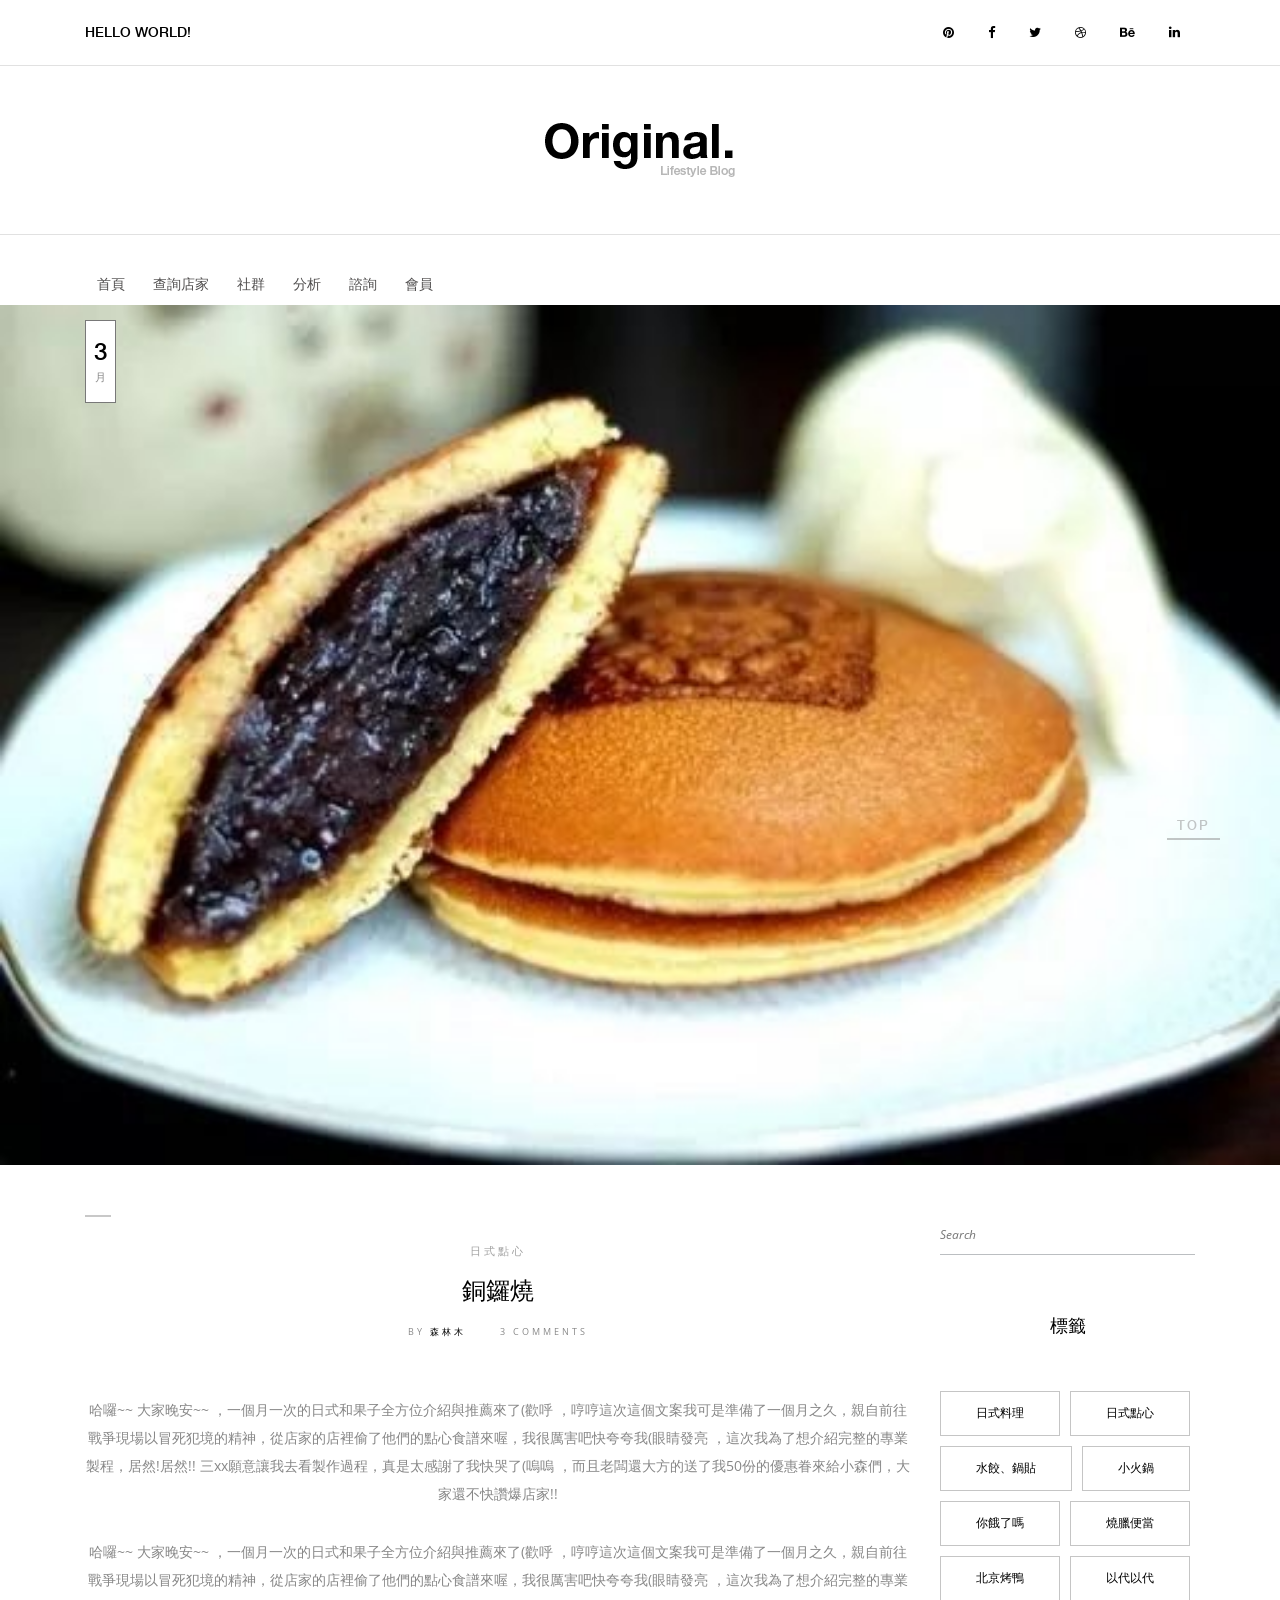
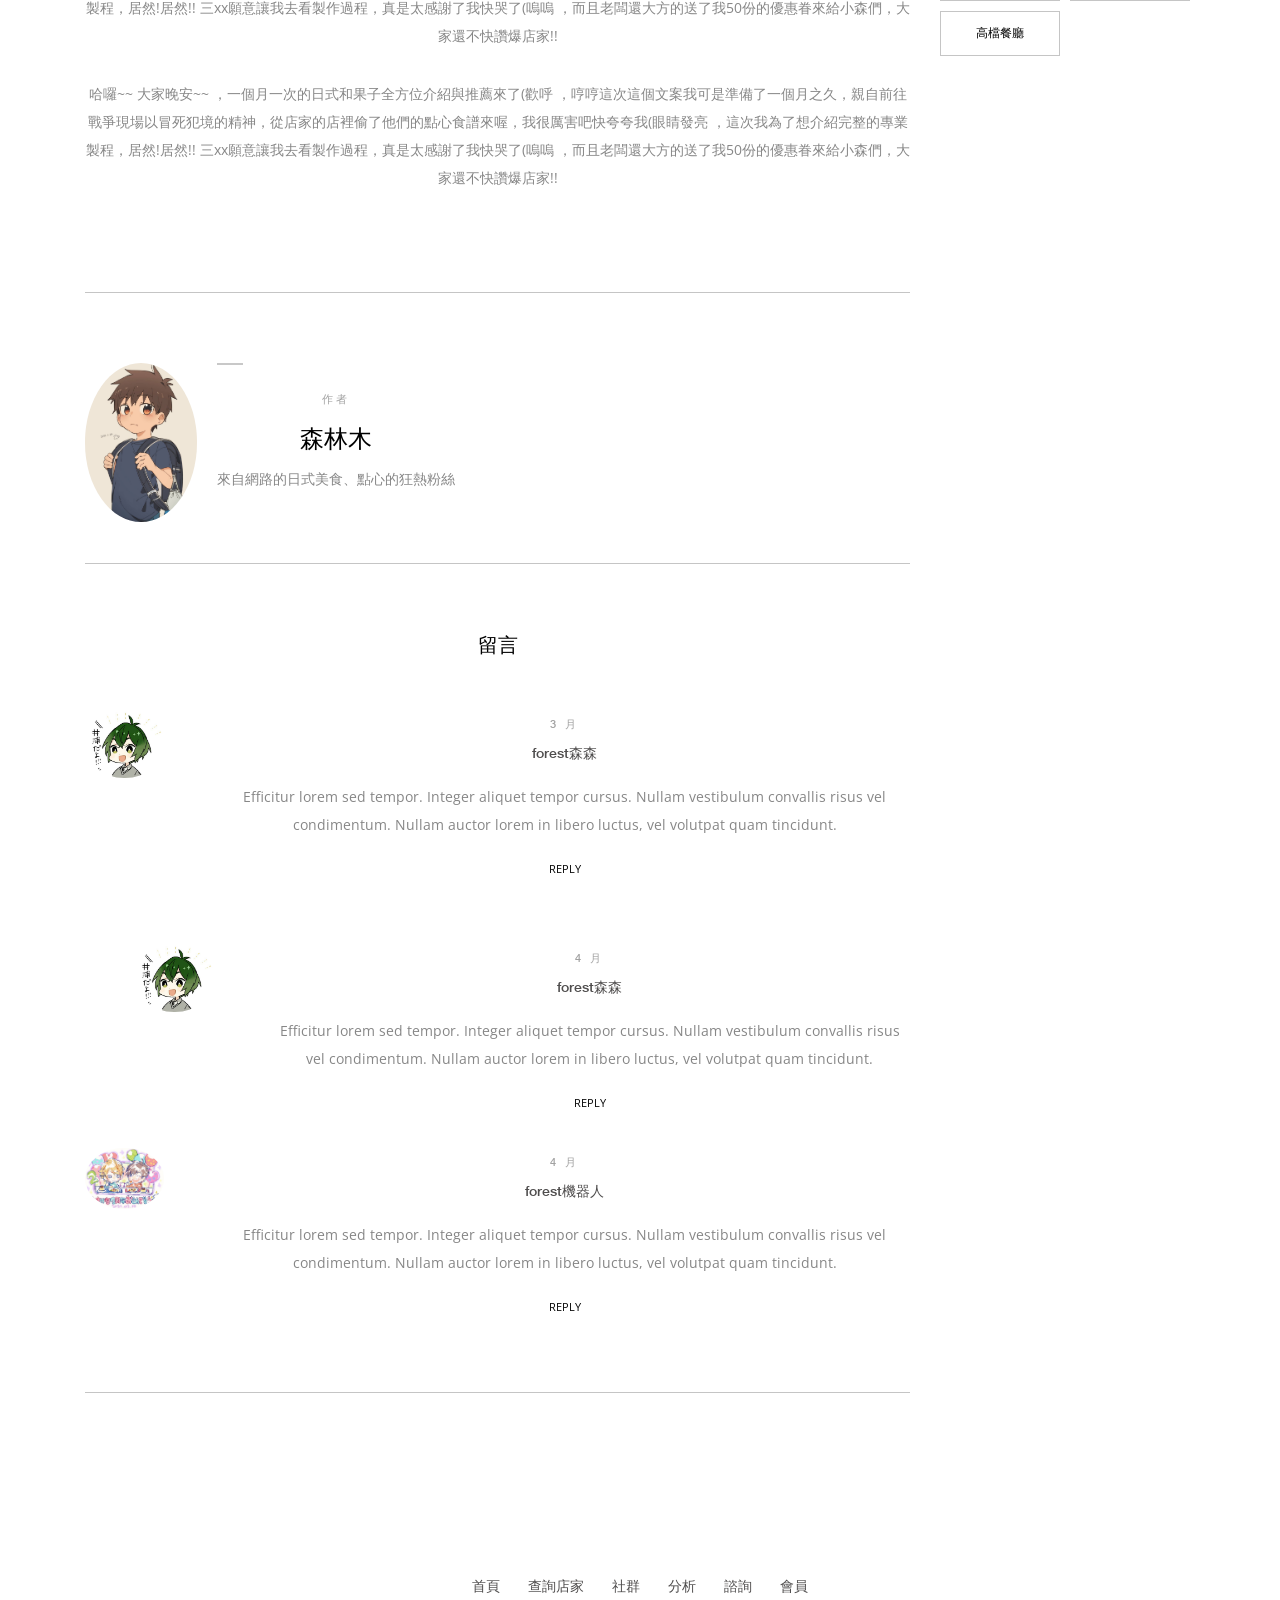
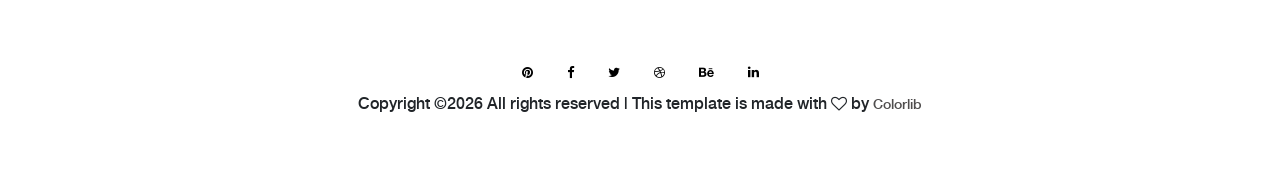
<file: templates/communitypage2.html>
<!DOCTYPE html>
<html lang="en">
<head>
    <meta charset="UTF-8">
    <meta name="description" content="">
    <meta http-equiv="X-UA-Compatible" content="IE=edge">
    <meta name="viewport" content="width=device-width, initial-scale=1, shrink-to-fit=no">
    <!-- The above 4 meta tags *must* come first in the head; any other head content must come *after* these tags -->

    <!-- Title -->
    <title>Original - Lifestyle Blog Template</title>

    <!-- Favicon -->
    <link rel="icon" href="/static/img/core-img/favicon.ico">

    <!-- Style CSS -->
    <link rel="stylesheet" href="/static/css/style.css">
</head>

<body>
<div id="preloader">
        <div class="preload-content">
            <div id="original-load"></div>
        </div>
    </div>

    <!-- Subscribe Modal -->
    <div class="subscribe-newsletter-area">
        <div class="modal fade" id="subsModal" tabindex="-1" role="dialog" aria-labelledby="subsModal" aria-hidden="true">
            <div class="modal-dialog modal-dialog-centered" role="document">
                <div class="modal-content">
                    <button type="button" class="close" data-dismiss="modal" aria-label="Close"><span aria-hidden="true">&times;</span></button>
                    <div class="modal-body">
                        <h5 class="title">Subscribe to my newsletter</h5>
                        <form action="#" class="newsletterForm" method="post">
                            <input type="email" name="email" id="subscribesForm2" placeholder="Your e-mail here">
                            <button type="submit" class="btn original-btn">Subscribe</button>
                        </form>
                    </div>
                </div>
            </div>
        </div>
    </div>

    <!-- ##### Header Area Start ##### -->
    <header class="header-area">

        <!-- Top Header Area -->
        <div class="top-header">
            <div class="container h-100">
                <div class="row h-100 align-items-center">
                    <!-- Breaking News Area -->
                    <div class="col-12 col-sm-8">
                        <div class="breaking-news-area">
                            <div id="breakingNewsTicker" class="ticker">
                                <ul>
                                    <li><a href="#">Hello World!</a></li>
                                    <li><a href="#">Hello Universe!</a></li>
                                    <li><a href="#">Hello Original!</a></li>
                                    <li><a href="#">Hello Earth!</a></li>
                                    <li><a href="#">Hello Colorlib!</a></li>
                                </ul>
                            </div>
                        </div>
                    </div>
                    <!-- Top Social Area -->
                    <div class="col-12 col-sm-4">
                        <div class="top-social-area">
                            <a href="#" data-toggle="tooltip" data-placement="bottom" title="Pinterest"><i class="fa fa-pinterest" aria-hidden="true"></i></a>
                            <a href="#" data-toggle="tooltip" data-placement="bottom" title="Facebook"><i class="fa fa-facebook" aria-hidden="true"></i></a>
                            <a href="#" data-toggle="tooltip" data-placement="bottom" title="Twitter"><i class="fa fa-twitter" aria-hidden="true"></i></a>
                            <a href="#" data-toggle="tooltip" data-placement="bottom" title="Dribbble"><i class="fa fa-dribbble" aria-hidden="true"></i></a>
                            <a href="#" data-toggle="tooltip" data-placement="bottom" title="Behance"><i class="fa fa-behance" aria-hidden="true"></i></a>
                            <a href="#" data-toggle="tooltip" data-placement="bottom" title="Linkedin"><i class="fa fa-linkedin" aria-hidden="true"></i></a>
                        </div>
                    </div>
                </div>
            </div>
        </div>

        <!-- Logo Area -->
        <div class="logo-area text-center">
            <div class="container h-100">
                <div class="row h-100 align-items-center">
                    <div class="col-12">
                        <a href="index.html" class="original-logo"><img src="/static/img/core-img/logo.png" alt=""></a>
                    </div>
                </div>
            </div>
        </div>

        <!-- Nav Area -->
      <div class="original-nav-area" id="stickyNav">
            <div class="classy-nav-container breakpoint-off">
                <div class="container">
                    <!-- Classy Menu -->
                    <nav class="classy-navbar">

                        <!-- Subscribe btn -->


                        <!-- Navbar Toggler -->
                        <div class="classy-navbar-toggler">
                            <span class="navbarToggler"><span></span><span></span><span></span></span>
                        </div>

                        <!-- Menu -->
                        <div class="classy-menu" id="originalNav">
                            <!-- close btn -->
                            <div class="classycloseIcon">
                                <div class="cross-wrap"><span class="top"></span><span class="bottom"></span></div>
                            </div>

                            <!-- Nav Start -->
                            <div class="classynav">
                                <ul>
                                    <li><a href="index.html">首頁</a></li>
                                    <li><a href="map.html">查詢店家</a></li>
                                    <li><a href="community.html">社群</a></li>
                                    <li><a href="analyze.html">分析</a></li>
                                    <li><a href="consult.html">諮詢</a></li>
                                    <li><a href="login.html">會員</a></li>
                                </ul>
                            </div>
                            <!-- Nav End -->
                        </div>
<!--                        <div class="subscribe-btn">-->
<!--                            <a href="#" class="btn subscribe-btn" data-toggle="modal" data-target="#subsModal">Subscribe</a>-->
<!--                        </div>-->

                    </nav>
                </div>
            </div>
        </div>
    </header>


<div class="single-blog-wrapper section-padding-0-100">

        <!-- Single Blog Area  -->
        <div class="single-blog-area blog-style-2 mb-50">
            <div class="single-blog-thumbnail">
                <img src="/static/img/日式和果子/銅鑼燒.jpg" alt="">
                <div class="post-tag-content">
                    <div class="container">
                        <div class="row">
                            <div class="col-12">
                                <div class="post-date">
                                    <a href="#">3<span>月</span></a>
                                </div>
                            </div>
                        </div>
                    </div>
                </div>
            </div>
        </div>

        <div class="container">
            <div class="row">
                <!-- ##### Post Content Area ##### -->
                <div class="col-12 col-lg-9">
                    <!-- Single Blog Area  -->
                    <div class="single-blog-area blog-style-2 mb-50">
                        <!-- Blog Content -->
                        <div class="single-blog-content">
                            <div class="line"></div>
                            <a href="#" class="post-tag">日式點心</a>
                            <h4><a href="#" class="post-headline mb-0">銅鑼燒</a></h4>
                            <div class="post-meta mb-50">
                                <p>By <a href="Userintroduction.html">森林木</a></p>
                                <p>3 comments</p>
                            </div>
                            <p>哈囉~~ 大家晚安~~ ，一個月一次的日式和果子全方位介紹與推薦來了(歡呼 ，哼哼這次這個文案我可是準備了一個月之久，親自前往戰爭現場以冒死犯境的精神，從店家的店裡偷了他們的點心食譜來喔，我很厲害吧快夸夸我(眼睛發亮 ，這次我為了想介紹完整的專業製程，居然!居然!! 三xx願意讓我去看製作過程，真是太感謝了我快哭了(嗚嗚 ，而且老闆還大方的送了我50份的優惠眷來給小森們，大家還不快讚爆店家!!</p>
                            <p>哈囉~~ 大家晚安~~ ，一個月一次的日式和果子全方位介紹與推薦來了(歡呼 ，哼哼這次這個文案我可是準備了一個月之久，親自前往戰爭現場以冒死犯境的精神，從店家的店裡偷了他們的點心食譜來喔，我很厲害吧快夸夸我(眼睛發亮 ，這次我為了想介紹完整的專業製程，居然!居然!! 三xx願意讓我去看製作過程，真是太感謝了我快哭了(嗚嗚 ，而且老闆還大方的送了我50份的優惠眷來給小森們，大家還不快讚爆店家!!</p>
                            <p>哈囉~~ 大家晚安~~ ，一個月一次的日式和果子全方位介紹與推薦來了(歡呼 ，哼哼這次這個文案我可是準備了一個月之久，親自前往戰爭現場以冒死犯境的精神，從店家的店裡偷了他們的點心食譜來喔，我很厲害吧快夸夸我(眼睛發亮 ，這次我為了想介紹完整的專業製程，居然!居然!! 三xx願意讓我去看製作過程，真是太感謝了我快哭了(嗚嗚 ，而且老闆還大方的送了我50份的優惠眷來給小森們，大家還不快讚爆店家!!</p>
                        </div>
                    </div>

                    <!-- About Author -->
                    <div class="blog-post-author mt-100 d-flex">
                        <div class="author-thumbnail">
                            <img src="/static/img/使用者頭像/3.jpg" alt="">
                        </div>
                        <div class="author-info">
                            <div class="line"></div>
                            <span class="author-role">作者</span>
                            <h4><a href="#" class="author-name">森林木</a></h4>
                            <p>來自網路的日式美食、點心的狂熱粉絲</p>
                        </div>
                    </div>

                    <!-- Comment Area Start -->
                    <div class="comment_area clearfix mt-70">
                        <h5 class="title">留言</h5>

                        <ol>
                            <!-- Single Comment Area -->
                            <li class="single_comment_area">
                                <!-- Comment Content -->
                                <div class="comment-content d-flex">
                                    <!-- Comment Author -->
                                    <div class="comment-author">
                                        <img src="/static/img/使用者頭像/1.jpg" alt="author">
                                    </div>
                                    <!-- Comment Meta -->
                                    <div class="comment-meta">
                                        <a href="#" class="post-date">3 月</a>
                                        <p><a href="#" class="post-author">forest森森</a></p>
                                        <p>Efficitur lorem sed tempor. Integer aliquet tempor cursus. Nullam vestibulum convallis risus vel condimentum. Nullam auctor lorem in libero luctus, vel volutpat quam tincidunt.</p>
                                        <a href="#" class="comment-reply">Reply</a>
                                    </div>
                                </div>
                                <ol class="children">
                                    <li class="single_comment_area">
                                        <!-- Comment Content -->
                                        <div class="comment-content d-flex">
                                            <!-- Comment Author -->
                                            <div class="comment-author">
                                                <img src="/static/img/使用者頭像/1.jpg" alt="author">
                                            </div>
                                            <!-- Comment Meta -->
                                            <div class="comment-meta">
                                                <a href="#" class="post-date">4 月</a>
                                                <p><a href="#" class="post-author">forest森森</a></p>
                                                <p>Efficitur lorem sed tempor. Integer aliquet tempor cursus. Nullam vestibulum convallis risus vel condimentum. Nullam auctor lorem in libero luctus, vel volutpat quam tincidunt.</p>
                                                <a href="#" class="comment-reply">Reply</a>
                                            </div>
                                        </div>
                                    </li>
                                </ol>
                            </li>

                            <!-- Single Comment Area -->
                            <li class="single_comment_area">
                                <!-- Comment Content -->
                                <div class="comment-content d-flex">
                                    <!-- Comment Author -->
                                    <div class="comment-author">
                                        <img src="/static/img/使用者頭像/2.jpg" alt="author">
                                    </div>
                                    <!-- Comment Meta -->
                                    <div class="comment-meta">
                                        <a href="#" class="post-date">4 月</a>
                                        <p><a href="#" class="post-author">forest機器人</a></p>
                                        <p>Efficitur lorem sed tempor. Integer aliquet tempor cursus. Nullam vestibulum convallis risus vel condimentum. Nullam auctor lorem in libero luctus, vel volutpat quam tincidunt.</p>
                                        <a href="#" class="comment-reply">Reply</a>
                                    </div>
                                </div>
                            </li>
                        </ol>
                    </div>
                </div>

                <!-- ##### Sidebar Area ##### -->
                <div class="col-12 col-md-4 col-lg-3">
                    <div class="post-sidebar-area">

                        <!-- Widget Area -->
                        <div class="sidebar-widget-area">
                            <form action="#" class="search-form">
                                <input type="search" name="search" id="searchForm" placeholder="Search">
                                <input type="submit" value="submit">
                            </form>
                        </div>

                        <!-- Widget Area -->
<!--                        <div class="sidebar-widget-area">-->
<!--                            <h5 class="title subscribe-title">Subscribe to my newsletter</h5>-->
<!--                            <div class="widget-content">-->
<!--                                <form action="#" class="newsletterForm">-->
<!--                                    <input type="email" name="email" id="subscribesForm" placeholder="Your e-mail here">-->
<!--                                    <button type="submit" class="btn original-btn">Subscribe</button>-->
<!--                                </form>-->
<!--                            </div>-->
<!--                        </div>-->

                        <!-- Widget Area -->
<!--                        <div class="sidebar-widget-area">-->
<!--                            <h5 class="title">Advertisement</h5>-->
<!--                            <a href="#"><img src="/static/img/bg-img/add.gif" alt=""></a>-->
<!--                        </div>-->

                        <!-- Widget Area -->
<!--                        <div class="sidebar-widget-area">-->
<!--                            <h5 class="title">Latest Posts</h5>-->

<!--                            <div class="widget-content">-->

                                <!-- Single Blog Post -->
<!--                                <div class="single-blog-post d-flex align-items-center widget-post">-->
<!--                                    &lt;!&ndash; Post Thumbnail &ndash;&gt;-->
<!--                                    <div class="post-thumbnail">-->
<!--                                        <img src="/static/img/blog-img/lp1.jpg" alt="">-->
<!--                                    </div>-->
<!--                                    &lt;!&ndash; Post Content &ndash;&gt;-->
<!--                                    <div class="post-content">-->
<!--                                        <a href="#" class="post-tag">Lifestyle</a>-->
<!--                                        <h4><a href="#" class="post-headline">Party people in the house</a></h4>-->
<!--                                        <div class="post-meta">-->
<!--                                            <p><a href="#">12 March</a></p>-->
<!--                                        </div>-->
<!--                                    </div>-->
<!--                                </div>-->

                                <!-- Single Blog Post -->
<!--                                <div class="single-blog-post d-flex align-items-center widget-post">-->
<!--                                    &lt;!&ndash; Post Thumbnail &ndash;&gt;-->
<!--                                    <div class="post-thumbnail">-->
<!--                                        <img src="/static/img/blog-img/lp2.jpg" alt="">-->
<!--                                    </div>-->
<!--                                    &lt;!&ndash; Post Content &ndash;&gt;-->
<!--                                    <div class="post-content">-->
<!--                                        <a href="#" class="post-tag">Lifestyle</a>-->
<!--                                        <h4><a href="#" class="post-headline">A sunday in the park</a></h4>-->
<!--                                        <div class="post-meta">-->
<!--                                            <p><a href="#">12 March</a></p>-->
<!--                                        </div>-->
<!--                                    </div>-->
<!--                                </div>-->

                                <!-- Single Blog Post -->
<!--                                <div class="single-blog-post d-flex align-items-center widget-post">-->
<!--                                    &lt;!&ndash; Post Thumbnail &ndash;&gt;-->
<!--                                    <div class="post-thumbnail">-->
<!--                                        <img src="/static/img/blog-img/lp3.jpg" alt="">-->
<!--                                    </div>-->
<!--                                    &lt;!&ndash; Post Content &ndash;&gt;-->
<!--                                    <div class="post-content">-->
<!--                                        <a href="#" class="post-tag">Lifestyle</a>-->
<!--                                        <h4><a href="#" class="post-headline">Party people in the house</a></h4>-->
<!--                                        <div class="post-meta">-->
<!--                                            <p><a href="#">12 March</a></p>-->
<!--                                        </div>-->
<!--                                    </div>-->
<!--                                </div>-->

                                <!-- Single Blog Post -->
<!--                                <div class="single-blog-post d-flex align-items-center widget-post">-->
<!--                                    &lt;!&ndash; Post Thumbnail &ndash;&gt;-->
<!--                                    <div class="post-thumbnail">-->
<!--                                        <img src="/static/img/blog-img/lp4.jpg" alt="">-->
<!--                                    </div>-->
<!--                                    &lt;!&ndash; Post Content &ndash;&gt;-->
<!--                                    <div class="post-content">-->
<!--                                        <a href="#" class="post-tag">Lifestyle</a>-->
<!--                                        <h4><a href="#" class="post-headline">A sunday in the park</a></h4>-->
<!--                                        <div class="post-meta">-->
<!--                                            <p><a href="#">12 March</a></p>-->
<!--                                        </div>-->
<!--                                    </div>-->
<!--                                </div>-->
<!--                            </div>-->
<!--                        </div>-->

                        <!-- Widget Area -->
                        <div class="sidebar-widget-area">
                            <h5 class="title">標籤</h5>
                            <div class="widget-content">
                                <ul class="tags">
                                    <li><a href="#">日式料理</a></li>
                                    <li><a href="#">日式點心</a></li>
                                    <li><a href="#">水餃、鍋貼</a></li>
                                    <li><a href="#">小火鍋</a></li>
                                    <li><a href="#">你餓了嗎</a></li>
                                    <li><a href="#">燒臘便當</a></li>
                                    <li><a href="#">北京烤鴨</a></li>
                                    <li><a href="#">以代以代</a></li>
                                    <li><a href="#">高檔餐廳</a></li>
                                </ul>
                            </div>
                        </div>
                    </div>
                </div>
            </div>
        </div>
    </div>



<footer class="footer-area text-center">
        <div class="container">
            <div class="row">
                <div class="col-12">

                    <!-- Footer Nav Area -->
                    <div class="classy-nav-container breakpoint-off">
                        <!-- Classy Menu -->
                        <nav class="classy-navbar justify-content-center">

                            <!-- Navbar Toggler -->
                            <div class="classy-navbar-toggler">
                                <span class="navbarToggler"><span></span><span></span><span></span></span>
                            </div>

                            <!-- Menu -->
                            <div class="classy-menu">

                                <!-- close btn -->
                                <div class="classycloseIcon">
                                    <div class="cross-wrap"><span class="top"></span><span class="bottom"></span></div>
                                </div>

                                <!-- Nav Start -->
                                <div class="classynav">
                                    <ul>
                                        <li><a href="index.html">首頁</a></li>
                                        <li><a href="map.html">查詢店家</a></li>
                                        <li><a href="community.html">社群</a></li>
                                        <li><a href="analyze.html">分析</a></li>
                                        <li><a href="consult.html">諮詢</a></li>
                                        <li><a href="login.html">會員</a></li>
                                    </ul>
                                </div>
                                <!-- Nav End -->
                            </div>
                        </nav>
                    </div>

                    <!-- Footer Social Area -->
                    <div class="footer-social-area mt-30">
                        <a href="#" data-toggle="tooltip" data-placement="top" title="Pinterest"><i class="fa fa-pinterest" aria-hidden="true"></i></a>
                        <a href="#" data-toggle="tooltip" data-placement="top" title="Facebook"><i class="fa fa-facebook" aria-hidden="true"></i></a>
                        <a href="#" data-toggle="tooltip" data-placement="top" title="Twitter"><i class="fa fa-twitter" aria-hidden="true"></i></a>
                        <a href="#" data-toggle="tooltip" data-placement="top" title="Dribbble"><i class="fa fa-dribbble" aria-hidden="true"></i></a>
                        <a href="#" data-toggle="tooltip" data-placement="top" title="Behance"><i class="fa fa-behance" aria-hidden="true"></i></a>
                        <a href="#" data-toggle="tooltip" data-placement="top" title="Linkedin"><i class="fa fa-linkedin" aria-hidden="true"></i></a>
                    </div>
                </div>
            </div>
        </div>

   <!-- Link back to Colorlib can't be removed. Template is licensed under CC BY 3.0. -->
Copyright &copy;<script>document.write(new Date().getFullYear());</script> All rights reserved | This template is made with <i class="fa fa-heart-o" aria-hidden="true"></i> by <a href="https://colorlib.com" target="_blank">Colorlib</a>
<!-- Link back to Colorlib can't be removed. Template is licensed under CC BY 3.0. -->

    </footer>

<script src="/static/js/jquery/jquery-2.2.4.min.js"></script>
    <!-- Popper js -->
    <script src="/static/js/popper.min.js"></script>
    <!-- Bootstrap js -->
    <script src="/static/js/bootstrap.min.js"></script>
    <!-- Plugins js -->
    <script src="/static/js/plugins.js"></script>
    <!-- Active js -->
    <script src="/static/js/active.js"></script>
</body>
</html>
</file>
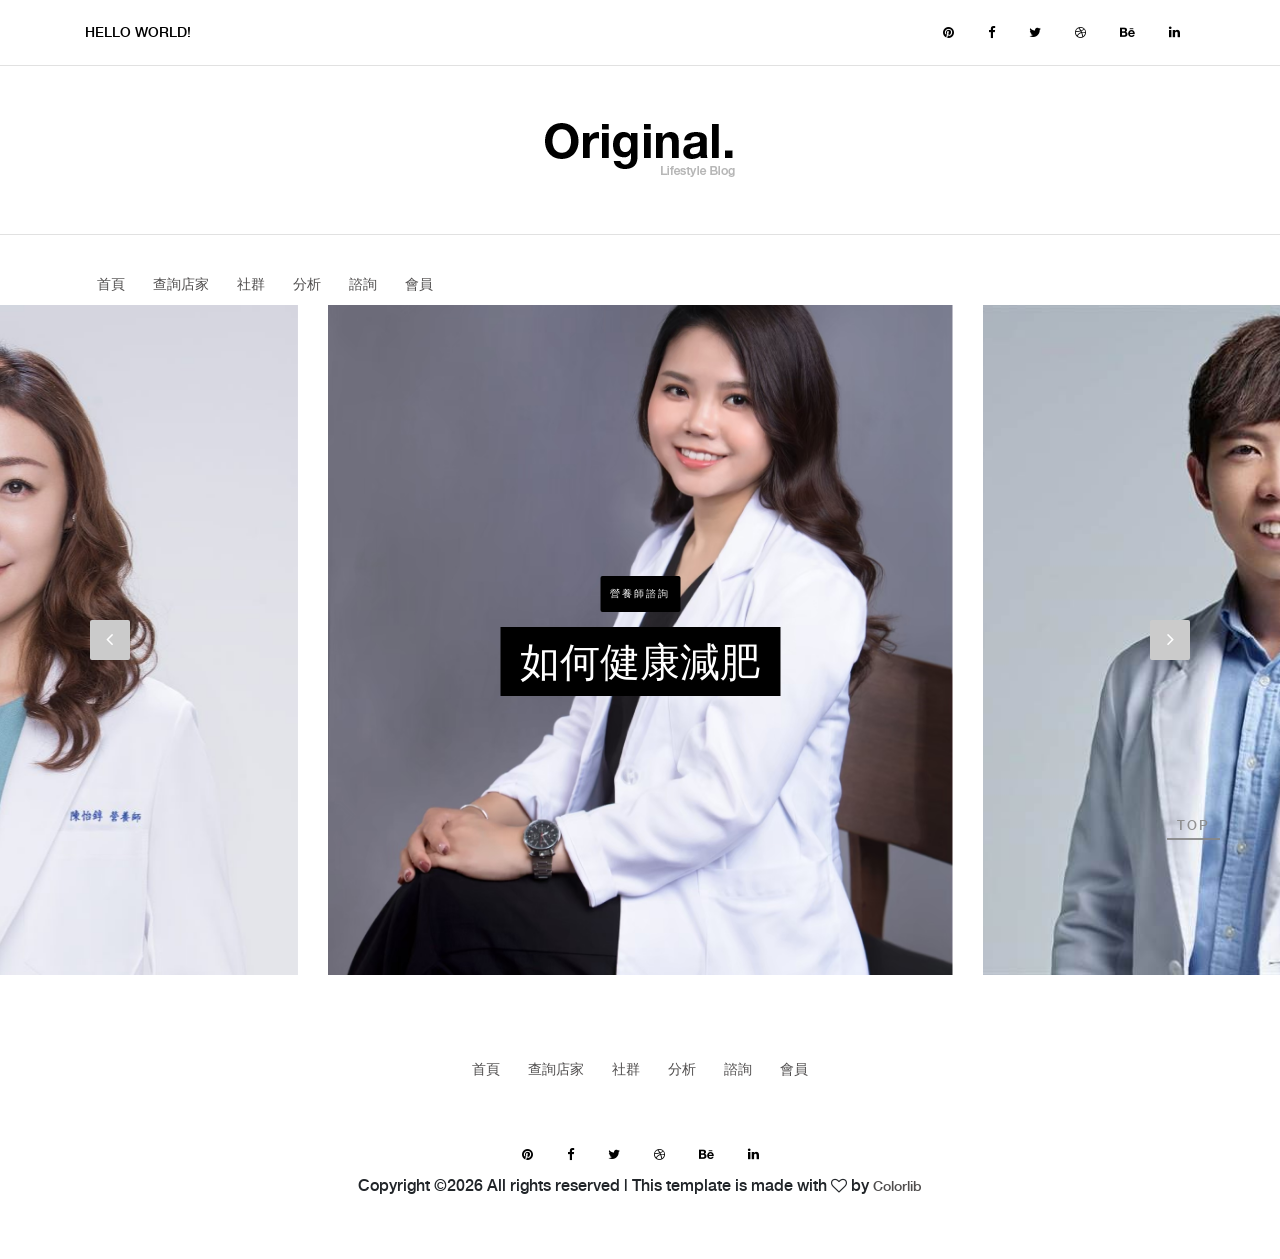
<file: templates/consult.html>
<!DOCTYPE html>
<html lang="en">
<head>
    <meta charset="UTF-8">
    <meta name="description" content="">
    <meta http-equiv="X-UA-Compatible" content="IE=edge">
    <meta name="viewport" content="width=device-width, initial-scale=1, shrink-to-fit=no">
    <!-- The above 4 meta tags *must* come first in the head; any other head content must come *after* these tags -->

    <!-- Title -->
    <title>Original - Lifestyle Blog Template</title>

    <!-- Favicon -->
    <link rel="icon" href="/static/img/core-img/favicon.ico">

    <!-- Style CSS -->
    <link rel="stylesheet" href="/static/css/style.css">
</head>

<body>
<div id="preloader">
        <div class="preload-content">
            <div id="original-load"></div>
        </div>
    </div>

    <!-- Subscribe Modal -->
    <div class="subscribe-newsletter-area">
        <div class="modal fade" id="subsModal" tabindex="-1" role="dialog" aria-labelledby="subsModal" aria-hidden="true">
            <div class="modal-dialog modal-dialog-centered" role="document">
                <div class="modal-content">
                    <button type="button" class="close" data-dismiss="modal" aria-label="Close"><span aria-hidden="true">&times;</span></button>
                    <div class="modal-body">
                        <h5 class="title">Subscribe to my newsletter</h5>
                        <form action="#" class="newsletterForm" method="post">
                            <input type="email" name="email" id="subscribesForm2" placeholder="Your e-mail here">
                            <button type="submit" class="btn original-btn">Subscribe</button>
                        </form>
                    </div>
                </div>
            </div>
        </div>
    </div>

    <!-- ##### Header Area Start ##### -->
    <header class="header-area">

        <!-- Top Header Area -->
        <div class="top-header">
            <div class="container h-100">
                <div class="row h-100 align-items-center">
                    <!-- Breaking News Area -->
                    <div class="col-12 col-sm-8">
                        <div class="breaking-news-area">
                            <div id="breakingNewsTicker" class="ticker">
                                <ul>
                                    <li><a href="#">Hello World!</a></li>
                                    <li><a href="#">Hello Universe!</a></li>
                                    <li><a href="#">Hello Original!</a></li>
                                    <li><a href="#">Hello Earth!</a></li>
                                    <li><a href="#">Hello Colorlib!</a></li>
                                </ul>
                            </div>
                        </div>
                    </div>
                    <!-- Top Social Area -->
                    <div class="col-12 col-sm-4">
                        <div class="top-social-area">
                            <a href="#" data-toggle="tooltip" data-placement="bottom" title="Pinterest"><i class="fa fa-pinterest" aria-hidden="true"></i></a>
                            <a href="#" data-toggle="tooltip" data-placement="bottom" title="Facebook"><i class="fa fa-facebook" aria-hidden="true"></i></a>
                            <a href="#" data-toggle="tooltip" data-placement="bottom" title="Twitter"><i class="fa fa-twitter" aria-hidden="true"></i></a>
                            <a href="#" data-toggle="tooltip" data-placement="bottom" title="Dribbble"><i class="fa fa-dribbble" aria-hidden="true"></i></a>
                            <a href="#" data-toggle="tooltip" data-placement="bottom" title="Behance"><i class="fa fa-behance" aria-hidden="true"></i></a>
                            <a href="#" data-toggle="tooltip" data-placement="bottom" title="Linkedin"><i class="fa fa-linkedin" aria-hidden="true"></i></a>
                        </div>
                    </div>
                </div>
            </div>
        </div>

        <!-- Logo Area -->
        <div class="logo-area text-center">
            <div class="container h-100">
                <div class="row h-100 align-items-center">
                    <div class="col-12">
                        <a href="index.html" class="original-logo"><img src="/static/img/core-img/logo.png" alt=""></a>
                    </div>
                </div>
            </div>
        </div>

        <!-- Nav Area -->
      <div class="original-nav-area" id="stickyNav">
            <div class="classy-nav-container breakpoint-off">
                <div class="container">
                    <!-- Classy Menu -->
                    <nav class="classy-navbar">

                        <!-- Subscribe btn -->


                        <!-- Navbar Toggler -->
                        <div class="classy-navbar-toggler">
                            <span class="navbarToggler"><span></span><span></span><span></span></span>
                        </div>

                        <!-- Menu -->
                        <div class="classy-menu" id="originalNav">
                            <!-- close btn -->
                            <div class="classycloseIcon">
                                <div class="cross-wrap"><span class="top"></span><span class="bottom"></span></div>
                            </div>

                            <!-- Nav Start -->
                            <div class="classynav">
                                <ul>
                                    <li><a href="index.html">首頁</a></li>
                                    <li><a href="map.html">查詢店家</a></li>
                                    <li><a href="community.html">社群</a></li>
                                    <li><a href="analyze.html">分析</a></li>
                                    <li><a href="consult.html">諮詢</a></li>
                                    <li><a href="login.html">會員</a></li>
                                </ul>
                            </div>
                            <!-- Nav End -->
                        </div>
<!--                        <div class="subscribe-btn">-->
<!--                            <a href="#" class="btn subscribe-btn" data-toggle="modal" data-target="#subsModal">Subscribe</a>-->
<!--                        </div>-->

                    </nav>
                </div>
            </div>
        </div>
    </header>

<div class="hero-area">
        <!-- Hero Slides Area -->
        <div class="hero-slides owl-carousel">
            <!-- Single Slide -->
            <div class="single-hero-slide bg-img" style="background-image: url(/static/img/營養師/1.jpg);">
                <div class="container h-100">
                    <div class="row h-100 align-items-center">
                        <div class="col-12">

                            <div class="slide-content text-center">
                                <div class="post-tag">
                                    <a href="#" data-animation="fadeInUp">營養師諮詢</a>
                                </div>
                                <h2 data-animation="fadeInUp" data-delay="250ms"><a href="consultchatroom.html">如何健康減肥</a></h2>
                            </div>
                        </div>
                    </div>
                </div>
            </div>
            <!-- Single Slide -->
            <div class="single-hero-slide bg-img" style="background-image: url(/static/img/營養師/2.jpg);">
                <div class="container h-100">
                    <div class="row h-100 align-items-center">
                        <div class="col-12">
                            <div class="slide-content text-center">
                                <div class="post-tag">
                                    <a href="#" data-animation="fadeInUp">營養師諮詢</a>
                                </div>
                                <h2 data-animation="fadeInUp" data-delay="250ms"><a href="consultchatroom.html">營養師給建議</a></h2>
                            </div>
                        </div>
                    </div>
                </div>
            </div>
            <!-- Single Slide -->
            <div class="single-hero-slide bg-img" style="background-image: url(/static/img/營養師/3.jpg);">
                <div class="container h-100">
                    <div class="row h-100 align-items-center">
                        <div class="col-12">
                            <div class="slide-content text-center">
                                <div class="post-tag">
                                    <a href="#" data-animation="fadeInUp">營養師諮詢</a>
                                </div>
                                <h2 data-animation="fadeInUp" data-delay="250ms"><a href="consultchatroom.html">如何吃得健康</a></h2>
                            </div>
                        </div>
                    </div>
                </div>
            </div>
        </div>
    </div>




<footer class="footer-area text-center">
        <div class="container">
            <div class="row">
                <div class="col-12">

                    <!-- Footer Nav Area -->
                    <div class="classy-nav-container breakpoint-off">
                        <!-- Classy Menu -->
                        <nav class="classy-navbar justify-content-center">

                            <!-- Navbar Toggler -->
                            <div class="classy-navbar-toggler">
                                <span class="navbarToggler"><span></span><span></span><span></span></span>
                            </div>

                            <!-- Menu -->
                            <div class="classy-menu">

                                <!-- close btn -->
                                <div class="classycloseIcon">
                                    <div class="cross-wrap"><span class="top"></span><span class="bottom"></span></div>
                                </div>

                                <!-- Nav Start -->
                                <div class="classynav">
                                    <ul>
                                        <li><a href="index.html">首頁</a></li>
                                        <li><a href="map.html">查詢店家</a></li>
                                        <li><a href="community.html">社群</a></li>
                                        <li><a href="analyze.html">分析</a></li>
                                        <li><a href="consult.html">諮詢</a></li>
                                        <li><a href="login.html">會員</a></li>
                                    </ul>
                                </div>
                                <!-- Nav End -->
                            </div>
                        </nav>
                    </div>

                    <!-- Footer Social Area -->
                    <div class="footer-social-area mt-30">
                        <a href="#" data-toggle="tooltip" data-placement="top" title="Pinterest"><i class="fa fa-pinterest" aria-hidden="true"></i></a>
                        <a href="#" data-toggle="tooltip" data-placement="top" title="Facebook"><i class="fa fa-facebook" aria-hidden="true"></i></a>
                        <a href="#" data-toggle="tooltip" data-placement="top" title="Twitter"><i class="fa fa-twitter" aria-hidden="true"></i></a>
                        <a href="#" data-toggle="tooltip" data-placement="top" title="Dribbble"><i class="fa fa-dribbble" aria-hidden="true"></i></a>
                        <a href="#" data-toggle="tooltip" data-placement="top" title="Behance"><i class="fa fa-behance" aria-hidden="true"></i></a>
                        <a href="#" data-toggle="tooltip" data-placement="top" title="Linkedin"><i class="fa fa-linkedin" aria-hidden="true"></i></a>
                    </div>
                </div>
            </div>
        </div>

   <!-- Link back to Colorlib can't be removed. Template is licensed under CC BY 3.0. -->
Copyright &copy;<script>document.write(new Date().getFullYear());</script> All rights reserved | This template is made with <i class="fa fa-heart-o" aria-hidden="true"></i> by <a href="https://colorlib.com" target="_blank">Colorlib</a>
<!-- Link back to Colorlib can't be removed. Template is licensed under CC BY 3.0. -->

    </footer>

<script src="/static/js/jquery/jquery-2.2.4.min.js"></script>
    <!-- Popper js -->
    <script src="/static/js/popper.min.js"></script>
    <!-- Bootstrap js -->
    <script src="/static/js/bootstrap.min.js"></script>
    <!-- Plugins js -->
    <script src="/static/js/plugins.js"></script>
    <!-- Active js -->
    <script src="/static/js/active.js"></script>
</body>
</html>
</file>
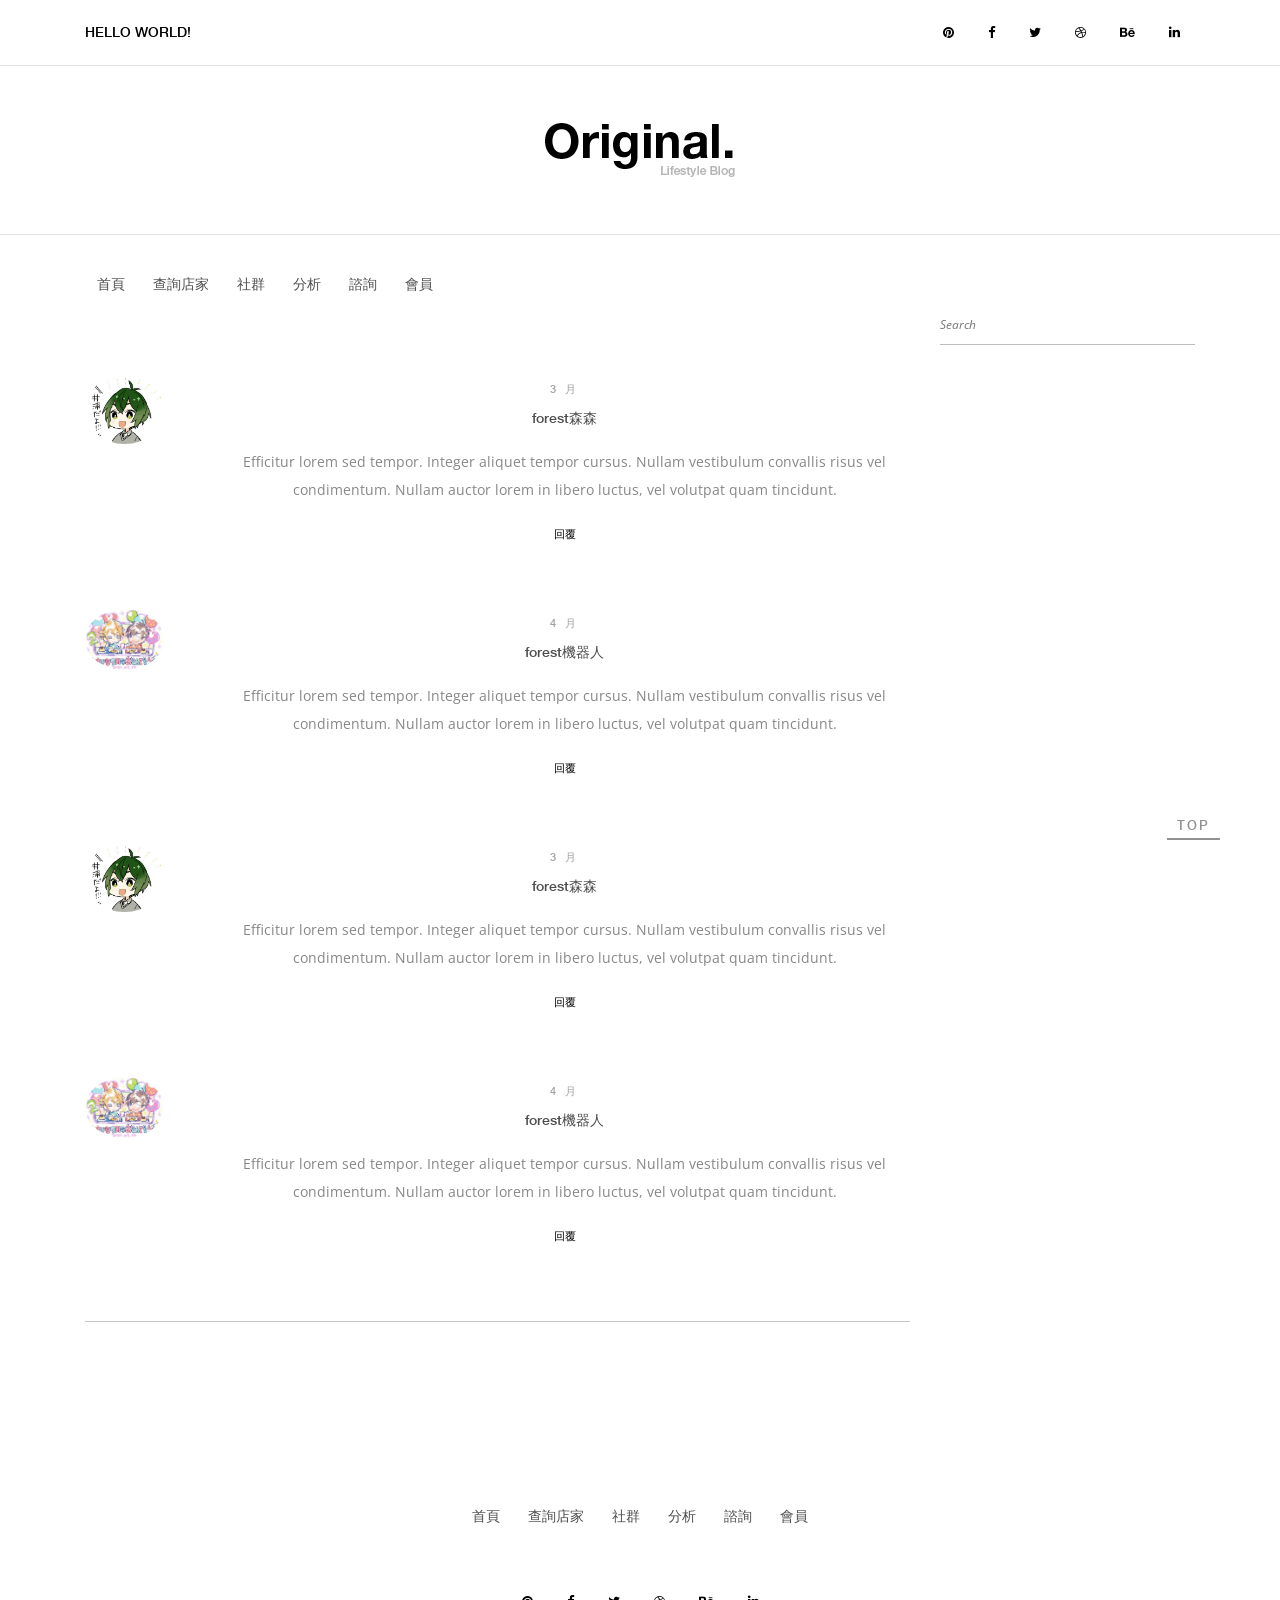
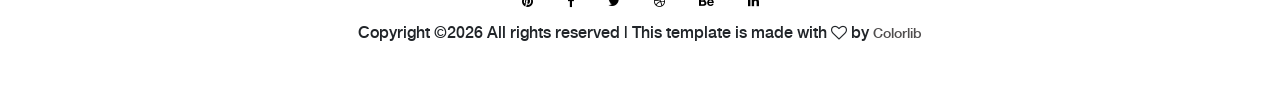
<file: templates/consultchatroom.html>
<!DOCTYPE html>
<html lang="en">
<head>
    <meta charset="UTF-8">
    <meta name="description" content="">
    <meta http-equiv="X-UA-Compatible" content="IE=edge">
    <meta name="viewport" content="width=device-width, initial-scale=1, shrink-to-fit=no">
    <!-- The above 4 meta tags *must* come first in the head; any other head content must come *after* these tags -->

    <!-- Title -->
    <title>Original - Lifestyle Blog Template</title>

    <!-- Favicon -->
    <link rel="icon" href="/static/img/core-img/favicon.ico">

    <!-- Style CSS -->
    <link rel="stylesheet" href="/static/css/style.css">
</head>

<body>
<div id="preloader">
        <div class="preload-content">
            <div id="original-load"></div>
        </div>
    </div>

    <!-- Subscribe Modal -->
    <div class="subscribe-newsletter-area">
        <div class="modal fade" id="subsModal" tabindex="-1" role="dialog" aria-labelledby="subsModal" aria-hidden="true">
            <div class="modal-dialog modal-dialog-centered" role="document">
                <div class="modal-content">
                    <button type="button" class="close" data-dismiss="modal" aria-label="Close"><span aria-hidden="true">&times;</span></button>
                    <div class="modal-body">
                        <h5 class="title">Subscribe to my newsletter</h5>
                        <form action="#" class="newsletterForm" method="post">
                            <input type="email" name="email" id="subscribesForm2" placeholder="Your e-mail here">
                            <button type="submit" class="btn original-btn">Subscribe</button>
                        </form>
                    </div>
                </div>
            </div>
        </div>
    </div>

    <!-- ##### Header Area Start ##### -->
    <header class="header-area">

        <!-- Top Header Area -->
        <div class="top-header">
            <div class="container h-100">
                <div class="row h-100 align-items-center">
                    <!-- Breaking News Area -->
                    <div class="col-12 col-sm-8">
                        <div class="breaking-news-area">
                            <div id="breakingNewsTicker" class="ticker">
                                <ul>
                                    <li><a href="#">Hello World!</a></li>
                                    <li><a href="#">Hello Universe!</a></li>
                                    <li><a href="#">Hello Original!</a></li>
                                    <li><a href="#">Hello Earth!</a></li>
                                    <li><a href="#">Hello Colorlib!</a></li>
                                </ul>
                            </div>
                        </div>
                    </div>
                    <!-- Top Social Area -->
                    <div class="col-12 col-sm-4">
                        <div class="top-social-area">
                            <a href="#" data-toggle="tooltip" data-placement="bottom" title="Pinterest"><i class="fa fa-pinterest" aria-hidden="true"></i></a>
                            <a href="#" data-toggle="tooltip" data-placement="bottom" title="Facebook"><i class="fa fa-facebook" aria-hidden="true"></i></a>
                            <a href="#" data-toggle="tooltip" data-placement="bottom" title="Twitter"><i class="fa fa-twitter" aria-hidden="true"></i></a>
                            <a href="#" data-toggle="tooltip" data-placement="bottom" title="Dribbble"><i class="fa fa-dribbble" aria-hidden="true"></i></a>
                            <a href="#" data-toggle="tooltip" data-placement="bottom" title="Behance"><i class="fa fa-behance" aria-hidden="true"></i></a>
                            <a href="#" data-toggle="tooltip" data-placement="bottom" title="Linkedin"><i class="fa fa-linkedin" aria-hidden="true"></i></a>
                        </div>
                    </div>
                </div>
            </div>
        </div>

        <!-- Logo Area -->
        <div class="logo-area text-center">
            <div class="container h-100">
                <div class="row h-100 align-items-center">
                    <div class="col-12">
                        <a href="index.html" class="original-logo"><img src="/static/img/core-img/logo.png" alt=""></a>
                    </div>
                </div>
            </div>
        </div>

        <!-- Nav Area -->
      <div class="original-nav-area" id="stickyNav">
            <div class="classy-nav-container breakpoint-off">
                <div class="container">
                    <!-- Classy Menu -->
                    <nav class="classy-navbar">

                        <!-- Subscribe btn -->


                        <!-- Navbar Toggler -->
                        <div class="classy-navbar-toggler">
                            <span class="navbarToggler"><span></span><span></span><span></span></span>
                        </div>

                        <!-- Menu -->
                        <div class="classy-menu" id="originalNav">
                            <!-- close btn -->
                            <div class="classycloseIcon">
                                <div class="cross-wrap"><span class="top"></span><span class="bottom"></span></div>
                            </div>

                            <!-- Nav Start -->
                            <div class="classynav">
                                <ul>
                                    <li><a href="index.html">首頁</a></li>
                                    <li><a href="map.html">查詢店家</a></li>
                                    <li><a href="community.html">社群</a></li>
                                    <li><a href="analyze.html">分析</a></li>
                                    <li><a href="consult.html">諮詢</a></li>
                                    <li><a href="login.html">會員</a></li>
                                </ul>
                            </div>
                            <!-- Nav End -->
                        </div>
<!--                        <div class="subscribe-btn">-->
<!--                            <a href="#" class="btn subscribe-btn" data-toggle="modal" data-target="#subsModal">Subscribe</a>-->
<!--                        </div>-->

                    </nav>
                </div>
            </div>
        </div>
    </header>


<div class="single-blog-wrapper section-padding-0-100">

        <div class="container">
            <div class="row">
                <!-- ##### Post Content Area ##### -->
                <div class="col-12 col-lg-9">
                    <!-- Comment Area Start -->
                    <div class="comment_area clearfix mt-70">
                        <ol>
                            <!-- Single Comment Area -->
                            <li class="single_comment_area">
                                <!-- Comment Content -->
                                <div class="comment-content d-flex">
                                    <!-- Comment Author -->
                                    <div class="comment-author">
                                        <img src="/static/img/使用者頭像/1.jpg" alt="author">
                                    </div>
                                    <!-- Comment Meta -->
                                    <div class="comment-meta">
                                        <a href="#" class="post-date">3 月</a>
                                        <p><a href="#" class="post-author">forest森森</a></p>
                                        <p>Efficitur lorem sed tempor. Integer aliquet tempor cursus. Nullam vestibulum convallis risus vel condimentum. Nullam auctor lorem in libero luctus, vel volutpat quam tincidunt.</p>
                                        <a href="#" class="comment-reply">回覆</a>
                                    </div>
                                </div>
                            </li>

                            <!-- Single Comment Area -->
                            <li class="single_comment_area">
                                <!-- Comment Content -->
                                <div class="comment-content d-flex">
                                    <!-- Comment Author -->
                                    <div class="comment-author">
                                        <img src="/static/img/使用者頭像/2.jpg" alt="author">
                                    </div>
                                    <!-- Comment Meta -->
                                    <div class="comment-meta">
                                        <a href="#" class="post-date">4 月</a>
                                        <p><a href="#" class="post-author">forest機器人</a></p>
                                        <p>Efficitur lorem sed tempor. Integer aliquet tempor cursus. Nullam vestibulum convallis risus vel condimentum. Nullam auctor lorem in libero luctus, vel volutpat quam tincidunt.</p>
                                        <a href="#" class="comment-reply">回覆</a>
                                    </div>
                                </div>
                            </li>

                            <li class="single_comment_area">
                                <!-- Comment Content -->
                                <div class="comment-content d-flex">
                                    <!-- Comment Author -->
                                    <div class="comment-author">
                                        <img src="/static/img/使用者頭像/1.jpg" alt="author">
                                    </div>
                                    <!-- Comment Meta -->
                                    <div class="comment-meta">
                                        <a href="#" class="post-date">3 月</a>
                                        <p><a href="#" class="post-author">forest森森</a></p>
                                        <p>Efficitur lorem sed tempor. Integer aliquet tempor cursus. Nullam vestibulum convallis risus vel condimentum. Nullam auctor lorem in libero luctus, vel volutpat quam tincidunt.</p>
                                        <a href="#" class="comment-reply">回覆</a>
                                    </div>
                                </div>
                            </li>

                            <li class="single_comment_area">
                                <!-- Comment Content -->
                                <div class="comment-content d-flex">
                                    <!-- Comment Author -->
                                    <div class="comment-author">
                                        <img src="/static/img/使用者頭像/2.jpg" alt="author">
                                    </div>
                                    <!-- Comment Meta -->
                                    <div class="comment-meta">
                                        <a href="#" class="post-date">4 月</a>
                                        <p><a href="#" class="post-author">forest機器人</a></p>
                                        <p>Efficitur lorem sed tempor. Integer aliquet tempor cursus. Nullam vestibulum convallis risus vel condimentum. Nullam auctor lorem in libero luctus, vel volutpat quam tincidunt.</p>
                                        <a href="#" class="comment-reply">回覆</a>
                                    </div>
                                </div>
                            </li>

                        </ol>
                    </div>
                </div>

                <!-- ##### Sidebar Area ##### -->
                <div class="col-12 col-md-4 col-lg-3">
                    <div class="post-sidebar-area">

                        <!-- Widget Area -->
                        <div class="sidebar-widget-area">
                            <form action="#" class="search-form">
                                <input type="search" name="search" id="searchForm" placeholder="Search">
                                <input type="submit" value="submit">
                            </form>
                        </div>


                    </div>
                </div>
            </div>
        </div>
    </div>



<footer class="footer-area text-center">
        <div class="container">
            <div class="row">
                <div class="col-12">

                    <!-- Footer Nav Area -->
                    <div class="classy-nav-container breakpoint-off">
                        <!-- Classy Menu -->
                        <nav class="classy-navbar justify-content-center">

                            <!-- Navbar Toggler -->
                            <div class="classy-navbar-toggler">
                                <span class="navbarToggler"><span></span><span></span><span></span></span>
                            </div>

                            <!-- Menu -->
                            <div class="classy-menu">

                                <!-- close btn -->
                                <div class="classycloseIcon">
                                    <div class="cross-wrap"><span class="top"></span><span class="bottom"></span></div>
                                </div>

                                <!-- Nav Start -->
                                <div class="classynav">
                                    <ul>
                                       <li><a href="index.html">首頁</a></li>
                                        <li><a href="map.html">查詢店家</a></li>
                                        <li><a href="community.html">社群</a></li>
                                        <li><a href="analyze.html">分析</a></li>
                                        <li><a href="consult.html">諮詢</a></li>
                                        <li><a href="login.html">會員</a></li>
                                    </ul>
                                </div>
                                <!-- Nav End -->
                            </div>
                        </nav>
                    </div>

                    <!-- Footer Social Area -->
                    <div class="footer-social-area mt-30">
                        <a href="#" data-toggle="tooltip" data-placement="top" title="Pinterest"><i class="fa fa-pinterest" aria-hidden="true"></i></a>
                        <a href="#" data-toggle="tooltip" data-placement="top" title="Facebook"><i class="fa fa-facebook" aria-hidden="true"></i></a>
                        <a href="#" data-toggle="tooltip" data-placement="top" title="Twitter"><i class="fa fa-twitter" aria-hidden="true"></i></a>
                        <a href="#" data-toggle="tooltip" data-placement="top" title="Dribbble"><i class="fa fa-dribbble" aria-hidden="true"></i></a>
                        <a href="#" data-toggle="tooltip" data-placement="top" title="Behance"><i class="fa fa-behance" aria-hidden="true"></i></a>
                        <a href="#" data-toggle="tooltip" data-placement="top" title="Linkedin"><i class="fa fa-linkedin" aria-hidden="true"></i></a>
                    </div>
                </div>
            </div>
        </div>

   <!-- Link back to Colorlib can't be removed. Template is licensed under CC BY 3.0. -->
Copyright &copy;<script>document.write(new Date().getFullYear());</script> All rights reserved | This template is made with <i class="fa fa-heart-o" aria-hidden="true"></i> by <a href="https://colorlib.com" target="_blank">Colorlib</a>
<!-- Link back to Colorlib can't be removed. Template is licensed under CC BY 3.0. -->

    </footer>

<script src="/static/js/jquery/jquery-2.2.4.min.js"></script>
    <!-- Popper js -->
    <script src="/static/js/popper.min.js"></script>
    <!-- Bootstrap js -->
    <script src="/static/js/bootstrap.min.js"></script>
    <!-- Plugins js -->
    <script src="/static/js/plugins.js"></script>
    <!-- Active js -->
    <script src="/static/js/active.js"></script>
</body>
</html>
</file>
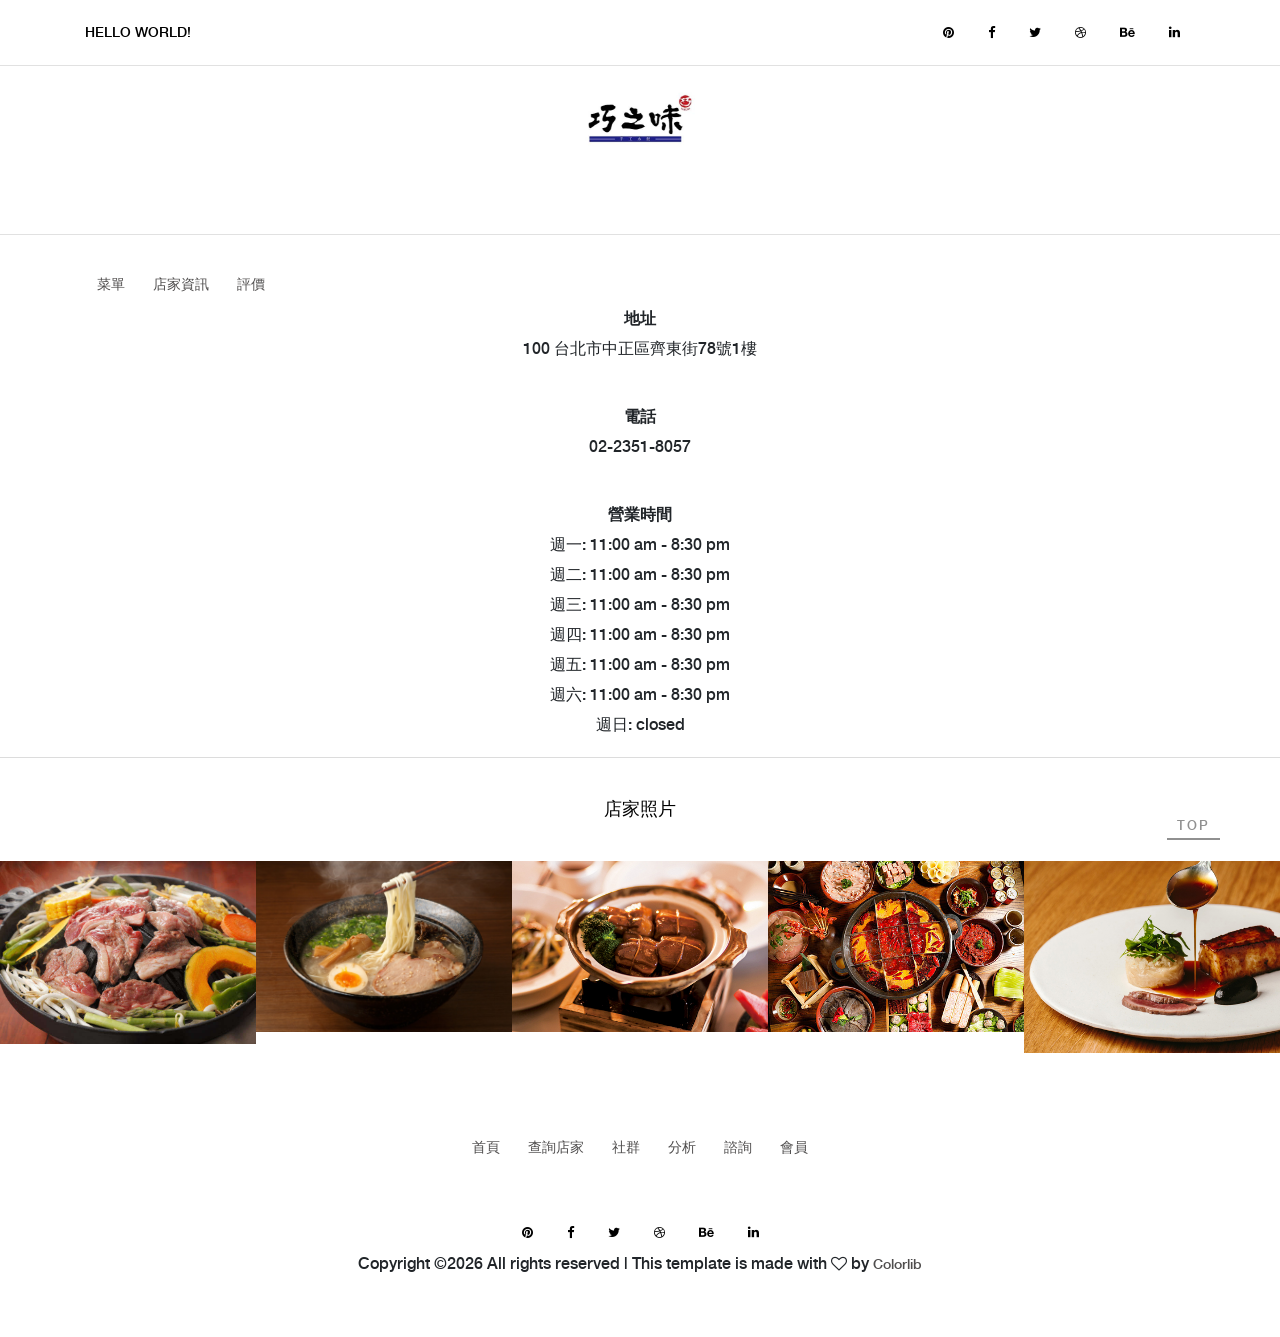
<file: templates/information.html>
<!DOCTYPE html>
<html lang="en">

<head>
    <meta charset="UTF-8">
    <meta name="description" content="">
    <meta http-equiv="X-UA-Compatible" content="IE=edge">
    <meta name="viewport" content="width=device-width, initial-scale=1, shrink-to-fit=no">
    <!-- The above 4 meta tags *must* come first in the head; any other head content must come *after* these tags -->

    <!-- Title -->
    <title>Original - Lifestyle Blog Template</title>

    <!-- Favicon -->
    <link rel="icon" href="/static/img/core-img/favicon.ico">

    <!-- Style CSS -->
    <link rel="stylesheet" href="/static/css/style.css">

</head>

<body>
    <!-- Preloader -->
    <div id="preloader">
        <div class="preload-content">
            <div id="original-load"></div>
        </div>
    </div>

    <!-- Subscribe Modal -->
    <div class="subscribe-newsletter-area">
        <div class="modal fade" id="subsModal" tabindex="-1" role="dialog" aria-labelledby="subsModal" aria-hidden="true">
            <div class="modal-dialog modal-dialog-centered" role="document">
                <div class="modal-content">
                    <button type="button" class="close" data-dismiss="modal" aria-label="Close"><span aria-hidden="true">&times;</span></button>
                    <div class="modal-body">
                        <h5 class="title">Subscribe to my newsletter</h5>
                        <form action="#" class="newsletterForm" method="post">
                            <input type="email" name="email" id="subscribesForm2" placeholder="Your e-mail here">
                            <button type="submit" class="btn original-btn">Subscribe</button>
                        </form>
                    </div>
                </div>
            </div>
        </div>
    </div>

    <!-- ##### Header Area Start ##### -->
    <header class="header-area">

        <!-- Top Header Area -->
        <div class="top-header">
            <div class="container h-100">
                <div class="row h-100 align-items-center">
                    <!-- Breaking News Area -->
                    <div class="col-12 col-sm-8">
                        <div class="breaking-news-area">
                            <div id="breakingNewsTicker" class="ticker">
                                <ul>
                                    <li><a href="#">Hello World!</a></li>
                                    <li><a href="#">Hello Universe!</a></li>
                                    <li><a href="#">Hello Original!</a></li>
                                    <li><a href="#">Hello Earth!</a></li>
                                    <li><a href="#">Hello Colorlib!</a></li>
                                </ul>
                            </div>
                        </div>
                    </div>
                    <!-- Top Social Area -->
                    <div class="col-12 col-sm-4">
                        <div class="top-social-area">
                            <a href="#" data-toggle="tooltip" data-placement="bottom" title="Pinterest"><i class="fa fa-pinterest" aria-hidden="true"></i></a>
                            <a href="#" data-toggle="tooltip" data-placement="bottom" title="Facebook"><i class="fa fa-facebook" aria-hidden="true"></i></a>
                            <a href="#" data-toggle="tooltip" data-placement="bottom" title="Twitter"><i class="fa fa-twitter" aria-hidden="true"></i></a>
                            <a href="#" data-toggle="tooltip" data-placement="bottom" title="Dribbble"><i class="fa fa-dribbble" aria-hidden="true"></i></a>
                            <a href="#" data-toggle="tooltip" data-placement="bottom" title="Behance"><i class="fa fa-behance" aria-hidden="true"></i></a>
                            <a href="#" data-toggle="tooltip" data-placement="bottom" title="Linkedin"><i class="fa fa-linkedin" aria-hidden="true"></i></a>
                        </div>
                    </div>
                </div>
            </div>
        </div>

        <!-- Logo Area -->
        <div class="logo-area text-center">
            <div class="container h-200">
                <div class="row h-200 align-items-center">
                    <div class="col-12">
                        <a href="index.html" class="original-logo"><img src="/static/img/blog-img/r1.jpg" width="200" height="200" alt=""></a>
                    </div>
                </div>
            </div>
        </div>

        <!-- Nav Area -->
        <div class="original-nav-area" id="stickyNav">
            <div class="classy-nav-container breakpoint-off">
                <div class="container">
                    <!-- Classy Menu -->
                    <nav class="classy-navbar">

                        <!-- Subscribe btn -->


                        <!-- Navbar Toggler -->
                        <div class="classy-navbar-toggler">
                            <span class="navbarToggler"><span></span><span></span><span></span></span>
                        </div>

                        <!-- Menu -->
                        <div class="classy-menu" id="originalNav">
                            <!-- close btn -->
                            <div class="classycloseIcon">
                                <div class="cross-wrap"><span class="top"></span><span class="bottom"></span></div>
                            </div>

                            <!-- Nav Start -->
                            <div class="classynav">
                                <ul>
                                  <li><a href="menu.html">菜單</a></li>
                                    <li><a href="information.html">店家資訊</a></li>
                                    <li><a href="comment.html">評價</a></li>
                                </ul>
                            </div>
                            <!-- Nav End -->
                        </div>
<!--                        <div class="subscribe-btn">-->
<!--                            <a href="#" class="btn subscribe-btn" data-toggle="modal" data-target="#subsModal">Subscribe</a>-->
<!--                        </div>-->

                    </nav>
                </div>
            </div>
        </div>
    </header>


    <!-- ##### Header Area End ##### -->
<div class="container-fluid">
     <div class="container">
	<div class="row">
		<div class="col-md-12">
			<dl>
				<dt>
                    <b>地址</b>

				</dt>
				<dd>
					 100 台北市中正區齊東街78號1樓
				</dd><br>
				<dt>
					電話
				</dt>
				<dd>
					02-2351-8057
				</dd><br>
				<dt>
					營業時間
				</dt>
				<dd>
					週一: 11:00 am - 8:30 pm<br>
                    週二: 11:00 am - 8:30 pm<br>
                    週三: 11:00 am - 8:30 pm<br>
                    週四: 11:00 am - 8:30 pm<br>
                    週五: 11:00 am - 8:30 pm<br>
                    週六: 11:00 am - 8:30 pm<br>
                    週日: closed
				</dd>

			</dl>

		</div>
        </div>
	</div>
</div>
    <!-- ##### Hero Area Start ##### -->

    <!-- ##### Instagram Feed Area Start ##### -->
    <div class="instagram-feed-area">
        <div class="container">
            <div class="row">
                <div class="col-12">
                    <div class="insta-title">
                        <h5>店家照片</h5>
                    </div>
                </div>
            </div>
        </div>
        <!-- Instagram Slides -->
        <div class="instagram-slides owl-carousel">
            <!-- Single Insta Feed -->
            <div class="single-insta-feed">
                <img src="/static/img/instagram-img/food1.jpg" alt="">
                <!-- Hover Effects -->
                <div class="hover-effects">
                    <a href="#" class="d-flex align-items-center justify-content-center"><i class="fa fa-instagram"></i></a>
                </div>
            </div>
            <!-- Single Insta Feed -->
            <div class="single-insta-feed">
                <img src="/static/img/instagram-img/food2.jpg" alt="">
                <!-- Hover Effects -->
                <div class="hover-effects">
                    <a href="#" class="d-flex align-items-center justify-content-center"><i class="fa fa-instagram"></i></a>
                </div>
            </div>
            <!-- Single Insta Feed -->
            <div class="single-insta-feed">
                <img src="/static/img/instagram-img/food3.jpg" alt="">
                <!-- Hover Effects -->
                <div class="hover-effects">
                    <a href="#" class="d-flex align-items-center justify-content-center"><i class="fa fa-instagram"></i></a>
                </div>
            </div>
            <!-- Single Insta Feed -->
            <div class="single-insta-feed">
                <img src="/static/img/instagram-img/food4.jpg" alt="">
                <!-- Hover Effects -->
                <div class="hover-effects">
                    <a href="#" class="d-flex align-items-center justify-content-center"><i class="fa fa-instagram"></i></a>
                </div>
            </div>
            <!-- Single Insta Feed -->
            <div class="single-insta-feed">
                <img src="/static/img/instagram-img/food5.jpg" alt="">
                <!-- Hover Effects -->
                <div class="hover-effects">
                    <a href="#" class="d-flex align-items-center justify-content-center"><i class="fa fa-instagram"></i></a>
                </div>
            </div>
        </div>
    </div>
    <!-- ##### Instagram Feed Area End ##### -->

    <!-- ##### Footer Area Start ##### -->
    <footer class="footer-area text-center">
        <div class="container">
            <div class="row">
                <div class="col-12">

                    <!-- Footer Nav Area -->
                    <div class="classy-nav-container breakpoint-off">
                        <!-- Classy Menu -->
                        <nav class="classy-navbar justify-content-center">

                            <!-- Navbar Toggler -->
                            <div class="classy-navbar-toggler">
                                <span class="navbarToggler"><span></span><span></span><span></span></span>
                            </div>

                            <!-- Menu -->
                            <div class="classy-menu">

                                <!-- close btn -->
                                <div class="classycloseIcon">
                                    <div class="cross-wrap"><span class="top"></span><span class="bottom"></span></div>
                                </div>

                                <!-- Nav Start -->
                                <div class="classynav">
                                    <ul>
                                        <li><a href="index.html">首頁</a></li>
                                        <li><a href="map.html">查詢店家</a></li>
                                        <li><a href="community.html">社群</a></li>
                                        <li><a href="analyze.html">分析</a></li>
                                        <li><a href="consult.html">諮詢</a></li>
                                        <li><a href="login.html">會員</a></li>
                                    </ul>
                                </div>
                                <!-- Nav End -->
                            </div>
                        </nav>
                    </div>

                    <!-- Footer Social Area -->
                    <div class="footer-social-area mt-30">
                        <a href="#" data-toggle="tooltip" data-placement="top" title="Pinterest"><i class="fa fa-pinterest" aria-hidden="true"></i></a>
                        <a href="#" data-toggle="tooltip" data-placement="top" title="Facebook"><i class="fa fa-facebook" aria-hidden="true"></i></a>
                        <a href="#" data-toggle="tooltip" data-placement="top" title="Twitter"><i class="fa fa-twitter" aria-hidden="true"></i></a>
                        <a href="#" data-toggle="tooltip" data-placement="top" title="Dribbble"><i class="fa fa-dribbble" aria-hidden="true"></i></a>
                        <a href="#" data-toggle="tooltip" data-placement="top" title="Behance"><i class="fa fa-behance" aria-hidden="true"></i></a>
                        <a href="#" data-toggle="tooltip" data-placement="top" title="Linkedin"><i class="fa fa-linkedin" aria-hidden="true"></i></a>
                    </div>
                </div>
            </div>
        </div>

   <!-- Link back to Colorlib can't be removed. Template is licensed under CC BY 3.0. -->
Copyright &copy;<script>document.write(new Date().getFullYear());</script> All rights reserved | This template is made with <i class="fa fa-heart-o" aria-hidden="true"></i> by <a href="https://colorlib.com" target="_blank">Colorlib</a>
<!-- Link back to Colorlib can't be removed. Template is licensed under CC BY 3.0. -->

    </footer>
    <!-- ##### Footer Area End ##### -->

    <!-- jQuery (Necessary for All JavaScript Plugins) -->
    <script src="/static/js/jquery/jquery-2.2.4.min.js"></script>
    <!-- Popper js -->
    <script src="/static/js/popper.min.js"></script>
    <!-- Bootstrap js -->
    <script src="/static/js/bootstrap.min.js"></script>
    <!-- Plugins js -->
    <script src="/static/js/plugins.js"></script>
    <!-- Active js -->
    <script src="/static/js/active.js"></script>

</body>

</html>
</file>
<file: static/css/style.css>
/* [ -- Master Stylesheet -- ]

------------------------------------------------------
:: Template Name: Original - Lifestyle Blog Template
:: Author: Colorlib
:: Author URL: https://colorlib.com
:: Version: 1.0.0
:: Created: April 3, 2018
:: Last Updated: April 3, 2018
-------------------------------------------------- */
/* :: Import Fonts */
@import url("https://fonts.googleapis.com/css?family=Open+Sans:300,400,600,700");
@import url(/static/css/bootstrap.min.css);
@import url(/static/css/classy-nav.css);
@import url(/static/css/animate.css);
@import url(/static/css/owl.carousel.css);
@import url(/static/css/font-awesome.min.css);
@font-face {
  font-family: 'helveticaneuebold';
  src: url("/static/fonts/helvetica_neu_bold-webfont.woff2") format("woff2"), url("/static/fonts/helvetica_neu_bold-webfont.woff") format("woff");
  font-weight: normal;
  font-style: normal; }
@font-face {
  font-family: 'helveticaneuemedium';
  src: url("/static/fonts/helveticaneue_medium-webfont.woff2") format("woff2"), url("/static/fonts/helveticaneue_medium-webfont.woff") format("woff");
  font-weight: normal;
  font-style: normal; }
/* :: Import All CSS */
/* :: Base CSS */
* {
  margin: 0;
  padding: 0; }

body {
  font-family: "helveticaneuemedium";
  background-color: #ffffff; }

h1,
h2,
h3,
h4,
h5,
h6 {
  color: #000000;
  font-weight: 500;
  line-height: 1.3;
  font-family: "helveticaneuemedium"; }

p {
  color: #878787;
  font-size: 14px;
  line-height: 1.4;
  font-family: "helveticaneuemedium"; }

a {
  -webkit-transition-duration: 500ms;
  transition-duration: 500ms;
  text-decoration: none;
  outline: none;
  font-size: 14px;
  font-family: "helveticaneuemedium";
  color: #4f4d4d; }
  a:hover, a:focus {
    font-family: "helveticaneuemedium";
    -webkit-transition-duration: 500ms;
    transition-duration: 500ms;
    text-decoration: none;
    outline: none;
    font-size: 14px; }

#preloader {
  display: -webkit-box;
  display: -ms-flexbox;
  display: flex;
  -webkit-box-align: center;
  -ms-flex-align: center;
  -ms-grid-row-align: center;
  align-items: center;
  -webkit-box-pack: center;
  -ms-flex-pack: center;
  justify-content: center;
  background-color: #0d0d0d;
  position: fixed;
  width: 100%;
  height: 100%;
  z-index: 1000000; }

#original-load {
  width: 70px;
  height: 70px;
  border-radius: 50%;
  border: 3px;
  border-style: solid;
  border-color: transparent;
  border-top-color: #f1f1f1;
  -webkit-animation: original 2400ms linear infinite;
  animation: original 2400ms linear infinite;
  z-index: 999; }
  #original-load:before {
    content: "";
    position: absolute;
    top: 7.5px;
    left: 7.5px;
    right: 7.5px;
    bottom: 7.5px;
    border-radius: 50%;
    border: 3px;
    border-style: solid;
    border-color: transparent;
    border-top-color: #f1f1f1;
    -webkit-animation: original 2700ms linear infinite;
    animation: original 2700ms linear infinite; }
  #original-load:after {
    content: "";
    position: absolute;
    top: 20px;
    left: 20px;
    right: 20px;
    bottom: 20px;
    border-radius: 50%;
    border: 3px;
    border-style: solid;
    border-color: transparent;
    border-top-color: #f1f1f1;
    -webkit-animation: original 1800ms linear infinite;
    animation: original 1800ms linear infinite; }

@-webkit-keyframes original {
  0% {
    -webkit-transform: rotate(0deg);
    transform: rotate(0deg); }
  100% {
    -webkit-transform: rotate(360deg);
    transform: rotate(360deg); } }
@keyframes original {
  0% {
    -webkit-transform: rotate(0deg);
    transform: rotate(0deg); }
  100% {
    -webkit-transform: rotate(360deg);
    transform: rotate(360deg); } }
ul,
ol {
  margin: 0; }
  ul li,
  ol li {
    list-style: none; }

img {
  height: auto;
  max-width: 100%; }

.mt-15 {
  margin-top: 15px; }

.mt-30 {
  margin-top: 30px; }

.mt-50 {
  margin-top: 50px; }

.mt-70 {
  margin-top: 70px; }

.mt-100 {
  margin-top: 100px; }

.mb-15 {
  margin-bottom: 15px; }

.mb-30 {
  margin-bottom: 30px; }

.mb-50 {
  margin-bottom: 50px; }

.ml-15 {
  margin-left: 15px; }

.ml-30 {
  margin-left: 30px; }

.mr-15 {
  margin-right: 15px; }

.mr-30 {
  margin-right: 30px; }

.mb-70 {
  margin-bottom: 70px; }

.mb-100 {
  margin-bottom: 100px; }

.bg-img {
  background-position: center center;
  background-size: cover;
  background-repeat: no-repeat; }

.bg-transparent {
  background-color: transparent; }

.font-bold {
  font-weight: 700; }

.font-light {
  font-weight: 300; }

.height-400 {
  height: 400px !important; }

.height-500 {
  height: 500px !important; }

.height-600 {
  height: 600px !important; }

.height-700 {
  height: 700px !important; }

.height-800 {
  height: 800px !important; }

.section-padding-100 {
  padding: 100px 0; }

.section-padding-50 {
  padding: 50px 0; }

.section-padding-50-0 {
  padding: 50px 0 0 0; }

.section-padding-100-70 {
  padding: 100px 0 70px; }

.section-padding-100-50 {
  padding: 100px 0 50px; }

.section-padding-100-0 {
  padding: 100px 0 0; }

.section-padding-0-100 {
  padding: 0 0 100px; }

.section-padding-100-20 {
  padding: 100px 0 20px 0; }

#scrollUp {
  bottom: 60px;
  right: 60px;
  font-size: 13px;
  text-align: center;
  color: #878787;
  letter-spacing: 2px;
  border-bottom: 2px solid #878787;
  -webkit-transition-duration: 500ms;
  transition-duration: 500ms;
  text-transform: uppercase;
  padding: 5px 10px;
  line-height: 1; }
  #scrollUp:hover {
    color: #30336b;
    border-color: #30336b; }
  @media only screen and (min-width: 768px) and (max-width: 991px) {
    #scrollUp {
      bottom: 30px;
      right: 30px; } }
  @media only screen and (max-width: 767px) {
    #scrollUp {
      bottom: 30px;
      right: 30px; } }

.bg-gray {
  background-color: #f1f1f1; }

.background-overlay {
  position: relative;
  z-index: 2; }
  .background-overlay:after {
    position: absolute;
    z-index: -1;
    top: 0;
    left: 0;
    width: 100%;
    height: 100%;
    content: '';
    background-color: rgba(0, 0, 0, 0.6); }

.original-btn {
  position: relative;
  z-index: 1;
  padding: 0 30px;
  min-width: 175px;
  height: 60px;
  border: 1px solid;
  border-color: #dcdcdc;
  font-size: 14px;
  border-radius: 0;
  line-height: 59px;
  text-transform: uppercase;
  letter-spacing: 3px;
  font-family: "Open Sans", sans-serif;
  box-shadow: 0 0 30px rgba(0, 0, 0, 0.1);
  color: #000000; }
  .original-btn:hover, .original-btn:focus {
    font-family: "Open Sans", sans-serif;
    color: #ffffff;
    border-color: #30336b;
    background-color: #30336b; }

/* :: Header Area CSS */
.header-area {
  position: relative;
  width: 100%;
  z-index: 100;
  -webkit-transition-duration: 500ms;
  transition-duration: 500ms; }
  .header-area .top-header {
    height: 65px; }
    @media only screen and (max-width: 767px) {
      .header-area .top-header {
        height: 90px; } }
    @media only screen and (min-width: 576px) and (max-width: 767px) {
      .header-area .top-header {
        height: 70px; } }
    .header-area .top-header .top-social-area {
      text-align: right; }
      @media only screen and (max-width: 767px) {
        .header-area .top-header .top-social-area {
          text-align: left; } }
      .header-area .top-header .top-social-area a {
        display: inline-block;
        padding: 5px 15px;
        color: #000000;
        font-size: 13px; }
        .header-area .top-header .top-social-area a:hover, .header-area .top-header .top-social-area a:focus {
          color: #30336b; }
        @media only screen and (min-width: 768px) and (max-width: 991px) {
          .header-area .top-header .top-social-area a {
            padding: 5px 7px; } }
        @media only screen and (max-width: 767px) {
          .header-area .top-header .top-social-area a {
            padding: 5px 7px; } }
        @media only screen and (min-width: 576px) and (max-width: 767px) {
          .header-area .top-header .top-social-area a {
            padding: 5px 4px; } }
  .header-area .logo-area {
    height: 170px;
    border-top: 1px solid #e1e1e1;
    border-bottom: 1px solid #e1e1e1; }
    @media only screen and (max-width: 767px) {
      .header-area .logo-area {
        height: 100px; } }
  .header-area .original-nav-area {
    height: 100px; }
    @media only screen and (max-width: 767px) {
      .header-area .original-nav-area {
        height: 70px; } }
    .header-area .original-nav-area .subscribe-btn a {
      display: inline-block;
      min-width: 140px;
      height: 40px;
      background-color: #0d0d0d;
      color: #ffffff;
      border-radius: 0;
      font-size: 12px;
      text-transform: uppercase;
      line-height: 40px;
      padding: 0; }
      .header-area .original-nav-area .subscribe-btn a:hover, .header-area .original-nav-area .subscribe-btn a:focus {
        background-color: #30336b; }
    .header-area .original-nav-area .classynav ul li a {
      text-transform: uppercase;
      color: #4f4d4d; }
      .header-area .original-nav-area .classynav ul li a:focus, .header-area .original-nav-area .classynav ul li a:hover {
        color: #000000; }
    .header-area .original-nav-area .classy-nav-container {
      background-color: transparent; }
    .header-area .original-nav-area .classy-navbar {
      height: 100px;
      padding: 0; }
      @media only screen and (max-width: 767px) {
        .header-area .original-nav-area .classy-navbar {
          height: 70px; } }
  .header-area .is-sticky .original-nav-area {
    background-color: #ffffff;
    margin-top: 0;
    box-shadow: 0 5px 15px rgba(0, 0, 0, 0.15);
    position: fixed;
    width: 100%;
    height: 70px;
    top: 0;
    left: 0;
    right: 0;
    z-index: 900; }
    .header-area .is-sticky .original-nav-area .classy-navbar {
      height: 70px; }

#breakingNewsTicker.ticker {
  width: 100%;
  text-align: left;
  position: relative;
  overflow: hidden; }
  #breakingNewsTicker.ticker ul {
    width: 100%;
    position: relative; }
    #breakingNewsTicker.ticker ul li {
      display: none;
      width: 100%; }
      #breakingNewsTicker.ticker ul li a {
        color: #000000;
        font-size: 14px;
        text-transform: uppercase; }
        #breakingNewsTicker.ticker ul li a:hover {
          color: #30336b; }

.modal-backdrop.show {
  opacity: .8 !important; }

.subscribe-newsletter-area .modal-content {
  border-radius: 0; }
  .subscribe-newsletter-area .modal-content .modal-body {
    padding: 70px; }
    @media only screen and (max-width: 767px) {
      .subscribe-newsletter-area .modal-content .modal-body {
        padding: 40px 30px; } }
    .subscribe-newsletter-area .modal-content .modal-body .title {
      font-size: 18px;
      margin-bottom: 20px; }
    .subscribe-newsletter-area .modal-content .modal-body .newsletterForm {
      position: relative;
      z-index: 1; }
      .subscribe-newsletter-area .modal-content .modal-body .newsletterForm input {
        width: 100%;
        height: 60px;
        border: 1px solid #787878;
        font-size: 14px;
        font-family: "Open Sans", sans-serif;
        -webkit-transition-duration: 500ms;
        transition-duration: 500ms;
        font-style: italic;
        margin-bottom: 15px;
        padding: 0 30px; }
        .subscribe-newsletter-area .modal-content .modal-body .newsletterForm input:focus {
          border: 1px solid #000000; }
      .subscribe-newsletter-area .modal-content .modal-body .newsletterForm button[type="submit"] {
        background-color: #ffffff; }
        .subscribe-newsletter-area .modal-content .modal-body .newsletterForm button[type="submit"]:hover {
          background-color: #30336b;
          color: #ffffff; }
.subscribe-newsletter-area .close {
  position: absolute;
  top: -30px;
  right: 0;
  background-color: red !important;
  width: 30px;
  height: 30px;
  color: #ffffff;
  font-weight: 400; }
  .subscribe-newsletter-area .close:hover {
    color: #ffffff; }

/* :: Hero Slides Area CSS */
.hero-slides {
  position: relative;
  z-index: 1; }
  .hero-slides .single-hero-slide {
    position: relative;
    z-index: 1;
    height: 670px; }
    @media only screen and (min-width: 992px) and (max-width: 1199px) {
      .hero-slides .single-hero-slide {
        height: 500px; } }
    @media only screen and (min-width: 768px) and (max-width: 991px) {
      .hero-slides .single-hero-slide {
        height: 450px; } }
    @media only screen and (max-width: 767px) {
      .hero-slides .single-hero-slide {
        height: 250px; } }
    .hero-slides .single-hero-slide .slide-content {
      display: none; }
      .hero-slides .single-hero-slide .slide-content .post-tag {
        margin-bottom: 15px;
        display: block; }
        .hero-slides .single-hero-slide .slide-content .post-tag a {
          display: inline-block;
          padding: 3px 10px;
          background-color: #000000;
          border-radius: 2px;
          text-transform: uppercase;
          letter-spacing: 2px;
          font-size: 10px;
          color: #ffffff; }
      .hero-slides .single-hero-slide .slide-content h2 a {
        font-size: 40px;
        display: inline-block;
        padding: 12px 20px 5px;
        background-color: #000000;
        border-radius: 0;
        text-transform: uppercase;
        color: #ffffff;
        margin-bottom: 0; }
        @media only screen and (min-width: 992px) and (max-width: 1199px) {
          .hero-slides .single-hero-slide .slide-content h2 a {
            font-size: 30px; } }
        @media only screen and (min-width: 768px) and (max-width: 991px) {
          .hero-slides .single-hero-slide .slide-content h2 a {
            font-size: 24px; } }
        @media only screen and (max-width: 767px) {
          .hero-slides .single-hero-slide .slide-content h2 a {
            font-size: 12px;
            padding: 12px 10px 5px; } }
  .hero-slides .center .single-hero-slide .slide-content {
    display: block; }
  .hero-slides .owl-nav .owl-prev,
  .hero-slides .owl-nav .owl-next {
    background-color: #cbcbcb;
    top: 50%;
    margin-top: -20px;
    width: 40px;
    height: 40px;
    left: 7%;
    position: absolute;
    z-index: 20;
    text-align: center;
    font-size: 20px;
    color: #ffffff;
    line-height: 42px;
    border-radius: 2px;
    -webkit-transition-duration: 500ms;
    transition-duration: 500ms; }
    .hero-slides .owl-nav .owl-prev:hover, .hero-slides .owl-nav .owl-prev:focus,
    .hero-slides .owl-nav .owl-next:hover,
    .hero-slides .owl-nav .owl-next:focus {
      background-color: #0d0d0d;
      color: #ffffff; }
  .hero-slides .owl-nav .owl-next {
    left: auto;
    right: 7%; }

/* Blog Content Area CSS */
.single-blog-area {
  position: relative;
  z-index: 1; }
  .single-blog-area .single-blog-thumbnail {
    position: relative;
    z-index: 1; }
    .single-blog-area .single-blog-thumbnail img {
      width: 100%; }
    .single-blog-area .single-blog-thumbnail .post-date {
      position: absolute;
      z-index: 10;
      left: 15px;
      top: 15px;
      border: 1px solid #787878;
      background-color: #ffffff;
      padding: 20px 8px;
      text-align: center; }
      .single-blog-area .single-blog-thumbnail .post-date a {
        font-size: 24px;
        text-transform: uppercase;
        color: #000000;
        line-height: 1;
        font-family: "helveticaneuemedium"; }
        .single-blog-area .single-blog-thumbnail .post-date a span {
          display: block;
          font-family: "Open Sans", sans-serif;
          font-size: 11px;
          color: #878787; }
  .single-blog-area .single-blog-content .line {
    background-color: #c8c8c8;
    width: 26px;
    height: 2px;
    margin-bottom: 20px; }
  .single-blog-area .single-blog-content .post-tag {
    color: #a1a1a1;
    font-size: 11px;
    text-transform: uppercase;
    letter-spacing: 3px;
    margin-bottom: 10px;
    display: block; }
    .single-blog-area .single-blog-content .post-tag:hover, .single-blog-area .single-blog-content .post-tag:focus {
      color: #000000; }
  .single-blog-area .single-blog-content h4 a {
    display: inline-block;
    color: #000000;
    font-size: 24px;
    margin-bottom: 30px; }
    .single-blog-area .single-blog-content h4 a:hover, .single-blog-area .single-blog-content h4 a:focus {
      color: #30336b; }
    @media only screen and (min-width: 992px) and (max-width: 1199px) {
      .single-blog-area .single-blog-content h4 a {
        margin-bottom: 20px; } }
  .single-blog-area .single-blog-content > p {
    line-height: 2;
    margin-bottom: 70px; }
    @media only screen and (min-width: 992px) and (max-width: 1199px) {
      .single-blog-area .single-blog-content > p {
        margin-bottom: 30px; } }
  .single-blog-area .single-blog-content .post-meta p {
    font-size: 9px;
    text-transform: uppercase;
    margin-bottom: 0;
    letter-spacing: 3px;
    display: inline-block; }
    .single-blog-area .single-blog-content .post-meta p:first-of-type {
      margin-right: 30px; }
    .single-blog-area .single-blog-content .post-meta p a {
      font-size: 9px;
      text-transform: uppercase;
      color: #000000;
      letter-spacing: 3px; }
  .single-blog-area.blog-style-2 .single-blog-content > p {
    margin-bottom: 30px; }

.single-catagory-area {
  position: relative;
  z-index: 1; }
  .single-catagory-area .catagory-title {
    background-color: #000000;
    top: 50%;
    left: 50%;
    width: 226px;
    height: 156px;
    position: absolute;
    z-index: 10;
    -webkit-transform: translate(-50%, -50%);
    transform: translate(-50%, -50%);
    display: -webkit-box;
    display: -ms-flexbox;
    display: flex;
    -webkit-box-align: center;
    -ms-flex-align: center;
    -ms-grid-row-align: center;
    align-items: center;
    -webkit-box-pack: center;
    -ms-flex-pack: center;
    justify-content: center;
    -webkit-transition-duration: 500ms;
    transition-duration: 500ms; }
    .single-catagory-area .catagory-title:hover {
      background-color: #30336b; }
    .single-catagory-area .catagory-title a {
      font-size: 10px;
      color: #ffffff;
      letter-spacing: 3px;
      display: inline-block;
      text-transform: uppercase; }

.post-tag-content {
  position: absolute;
  width: 1140px;
  top: 0;
  left: 50%;
  -webkit-transform: translateX(-50%);
  transform: translateX(-50%); }
  @media only screen and (min-width: 992px) and (max-width: 1199px) {
    .post-tag-content {
      width: 100%; } }
  @media only screen and (min-width: 768px) and (max-width: 991px) {
    .post-tag-content {
      width: 100%; } }
  @media only screen and (max-width: 767px) {
    .post-tag-content {
      width: 100%; } }

@media only screen and (min-width: 768px) and (max-width: 991px) {
  .post-sidebar-area {
    margin-top: 100px; } }
@media only screen and (max-width: 767px) {
  .post-sidebar-area {
    margin-top: 100px; } }

.sidebar-widget-area {
  position: relative;
  z-index: 1;
  margin-bottom: 60px; }
  .sidebar-widget-area .search-form {
    position: relative;
    z-index: 1; }
    .sidebar-widget-area .search-form input[type="search"] {
      width: 100%;
      height: 40px;
      border: none;
      border-bottom: 1px solid #bbbec1;
      font-size: 12px;
      font-style: italic;
      font-family: "Open Sans", sans-serif;
      color: #bbbec1;
      -webkit-transition-duration: 500ms;
      transition-duration: 500ms; }
      .sidebar-widget-area .search-form input[type="search"]:focus {
        border-bottom: 1px solid #000000; }
    .sidebar-widget-area .search-form input[type="submit"] {
      display: none; }
  .sidebar-widget-area .newsletterForm {
    position: relative;
    z-index: 1; }
    .sidebar-widget-area .newsletterForm input {
      width: 100%;
      height: 40px;
      border: 1px solid #787878;
      font-size: 13px;
      font-family: "Open Sans", sans-serif;
      -webkit-transition-duration: 500ms;
      transition-duration: 500ms;
      font-style: italic;
      color: #b2b2b2;
      margin-bottom: 15px;
      padding: 0 25px; }
      .sidebar-widget-area .newsletterForm input:focus {
        border: 1px solid #000000; }
    .sidebar-widget-area .newsletterForm button[type="submit"] {
      background-color: #ffffff;
      -webkit-transition-duration: 500ms;
      transition-duration: 500ms; }
      .sidebar-widget-area .newsletterForm button[type="submit"]:hover {
        background-color: #30336b; }
  .sidebar-widget-area .title {
    font-size: 18px;
    margin-bottom: 52px; }
    .sidebar-widget-area .title.subscribe-title {
      margin-bottom: 20px; }
  .sidebar-widget-area .single-blog-post {
    margin-bottom: 25px; }
    .sidebar-widget-area .single-blog-post .post-thumbnail {
      -webkit-box-flex: 0;
      -ms-flex: 0 0 115px;
      flex: 0 0 115px;
      min-width: 115px;
      padding-right: 15px; }
    .sidebar-widget-area .single-blog-post .post-content .post-tag {
      color: #a1a1a1;
      font-size: 11px;
      text-transform: uppercase;
      margin-bottom: 10px; }
      .sidebar-widget-area .single-blog-post .post-content .post-tag:hover, .sidebar-widget-area .single-blog-post .post-content .post-tag:focus {
        color: #000000; }
    .sidebar-widget-area .single-blog-post .post-content h4 {
      margin-bottom: 10px;
      line-height: 1; }
      .sidebar-widget-area .single-blog-post .post-content h4 .post-headline {
        font-size: 16px;
        color: #000000; }
    .sidebar-widget-area .single-blog-post .post-content .post-meta p {
      margin-bottom: 0; }
      .sidebar-widget-area .single-blog-post .post-content .post-meta p a {
        font-size: 11px;
        color: #878787;
        font-family: "Open Sans", sans-serif;
        text-transform: uppercase; }
        .sidebar-widget-area .single-blog-post .post-content .post-meta p a:hover, .sidebar-widget-area .single-blog-post .post-content .post-meta p a:focus {
          color: #000000; }
  .sidebar-widget-area .tags {
    display: -webkit-box;
    display: -ms-flexbox;
    display: flex;
    -ms-flex-wrap: wrap;
    flex-wrap: wrap;
    margin-top: -5px;
    margin-left: -5px; }
    .sidebar-widget-area .tags a {
      display: block;
      padding: 0 35px;
      border: 1px solid #c5c5c5;
      font-size: 12px;
      color: #000000;
      height: 45px;
      line-height: 43px;
      margin: 5px; }
      .sidebar-widget-area .tags a:hover, .sidebar-widget-area .tags a:focus {
        border: 1px solid #30336b;
        color: #ffffff;
        background-color: #30336b; }
      @media only screen and (min-width: 992px) and (max-width: 1199px) {
        .sidebar-widget-area .tags a {
          padding: 0 20px; } }
      @media only screen and (min-width: 768px) and (max-width: 991px) {
        .sidebar-widget-area .tags a {
          padding: 0 15px; } }

.instagram-feed-area {
  position: relative;
  z-index: 1;
  border-top: 1px solid #dcdcdc; }
  .instagram-feed-area .insta-title {
    text-align: center; }
    .instagram-feed-area .insta-title h5 {
      margin-bottom: 0;
      padding: 40px 0;
      font-size: 18px; }
  .instagram-feed-area .single-insta-feed {
    position: relative;
    z-index: 1;
    clear: both; }
    .instagram-feed-area .single-insta-feed .hover-effects a {
      display: block;
      color: #ffffff;
      font-size: 30px;
      position: absolute;
      width: 100%;
      height: 100%;
      top: 0;
      left: 0;
      z-index: 10;
      background-color: rgba(48, 51, 107, 0.95);
      opacity: 0;
      visibility: hidden; }
    .instagram-feed-area .single-insta-feed:hover .hover-effects a, .instagram-feed-area .single-insta-feed:focus .hover-effects a {
      opacity: 1;
      visibility: visible; }

.breadcumb-area {
  position: relative;
  z-index: 1;
  height: 210px; }
  .breadcumb-area .breadcumb-content h2 {
    padding: 10px 15px 0;
    margin-bottom: 0;
    font-size: 48px;
    background-color: #000000;
    color: #ffffff;
    display: inline-block;
    text-transform: uppercase;
    line-height: 1; }
    @media only screen and (max-width: 767px) {
      .breadcumb-area .breadcumb-content h2 {
        font-size: 30px; } }

.blog-post-author {
  position: relative;
  z-index: 1;
  padding: 70px 0;
  border-top: 1px solid;
  border-bottom: 1px solid;
  border-color: #c5c5c5; }
  .blog-post-author .author-thumbnail {
    -webkit-box-flex: 0;
    -ms-flex: 0 0 132px;
    flex: 0 0 132px;
    min-width: 132px;
    padding-right: 20px;
    width: 112px;
    height: 112px;
    border-radius: 50%; }
    @media only screen and (max-width: 767px) {
      .blog-post-author .author-thumbnail {
        -webkit-box-flex: 0;
        -ms-flex: 0 0 90px;
        flex: 0 0 90px;
        min-width: 90px; } }
    .blog-post-author .author-thumbnail img {
      border-radius: 50%; }
  .blog-post-author .author-info .line {
    background-color: #c8c8c8;
    width: 26px;
    height: 2px;
    margin-bottom: 20px; }
  .blog-post-author .author-info .author-role {
    color: #a1a1a1;
    font-size: 11px;
    text-transform: uppercase;
    letter-spacing: 3px;
    margin-bottom: 10px;
    display: block; }
  .blog-post-author .author-info h4 a {
    display: inline-block;
    color: #000000;
    font-size: 24px;
    margin-bottom: 0; }
  .blog-post-author .author-info p {
    line-height: 2;
    margin-bottom: 0;
    font-family: "Open Sans", sans-serif; }

.single-blog-wrapper .single-blog-area .single-blog-content p {
  font-family: "Open Sans", sans-serif; }

.comment_area {
  border-bottom: 1px solid #c5c5c5;
  padding-bottom: 40px; }
  .comment_area .title {
    margin-bottom: 50px; }
  @media only screen and (max-width: 767px) {
    .comment_area .comment-content {
      padding: 20px 15px; } }
  .comment_area .comment-content .comment-author {
    -webkit-box-flex: 0;
    -ms-flex: 0 0 79px;
    flex: 0 0 79px;
    min-width: 79px;
    margin-right: 55px;
    border-radius: 50%; }
    @media only screen and (max-width: 767px) {
      .comment_area .comment-content .comment-author {
        -webkit-box-flex: 0;
        -ms-flex: 0 0 60px;
        flex: 0 0 60px;
        min-width: 60px;
        margin-right: 15px; } }
    .comment_area .comment-content .comment-author img {
      border-radius: 50%; }
  .comment_area .comment-content .comment-meta {
    margin-bottom: 30px; }
    .comment_area .comment-content .comment-meta .post-date {
      color: #a1a1a1;
      font-size: 11px;
      text-transform: uppercase;
      letter-spacing: 3px;
      margin-bottom: 0;
      display: block; }
    .comment_area .comment-content .comment-meta .post-author {
      margin-bottom: 15px;
      display: block; }
    .comment_area .comment-content .comment-meta p {
      margin-bottom: 15px;
      font-size: 14px;
      font-family: "Open Sans", sans-serif;
      line-height: 2; }
    .comment_area .comment-content .comment-meta .comment-reply {
      font-size: 11px;
      color: #000000;
      font-family: "Open Sans", sans-serif;
      text-transform: uppercase; }
  .comment_area .single_comment_area {
    margin-bottom: 30px; }
    .comment_area .single_comment_area:last-of-type {
      margin-bottom: 0; }
  .comment_area .children .single_comment_area {
    margin-left: 50px;
    margin-top: 30px; }
    @media only screen and (max-width: 767px) {
      .comment_area .children .single_comment_area {
        margin-left: 15px; } }

.single_comment_area .children .single_comment_area .comment-meta {
  margin-bottom: 0; }

.cool-facts-area {
  position: relative;
  z-index: 1;
  background-attachment: fixed; }
  .cool-facts-area .single-blog-area .line {
    margin: 0 auto 15px;
    background-color: #ffffff; }
  .cool-facts-area .single-blog-area .post-tag {
    color: #ffffff; }
  .cool-facts-area .single-blog-area .post-headline {
    color: #ffffff; }
  .cool-facts-area .single-blog-area p {
    color: #ffffff; }
  .cool-facts-area .single-cool-facts-area h2 {
    font-size: 72px;
    color: #ffffff;
    line-height: 1; }
  .cool-facts-area .single-cool-facts-area p {
    margin-bottom: 0;
    font-size: 18px;
    color: #ffffff; }

/* Contact Area CSS */
.contact-form h5,
.post-a-comment-area h5 {
  font-size: 18px;
  color: #000000;
  margin-bottom: 30px; }
.contact-form button,
.post-a-comment-area button {
  background-color: #ffffff; }

/* Form CSS */
.group {
  position: relative;
  z-index: 1;
  margin-bottom: 30px; }
  .group input,
  .group textarea {
    font-size: 12px;
    font-style: italic;
    padding: 10px;
    display: block;
    width: 100%;
    height: 35px;
    border: none;
    border-bottom: 2px solid;
    border-color: #f1f1f1; }
    .group input:focus,
    .group textarea:focus {
      outline: none;
      box-shadow: none; }
  .group label {
    color: #878787;
    font-style: italic;
    font-size: 12px;
    font-weight: normal;
    position: absolute;
    pointer-events: none;
    left: 0;
    top: 5px;
    transition: 0.5s ease all; }
  .group .bar {
    position: relative;
    display: block;
    width: 100%; }
    .group .bar:before, .group .bar:after {
      content: '';
      height: 2px;
      width: 0;
      bottom: 0;
      position: absolute;
      background-color: #30336b;
      transition: 0.5s ease all; }
    .group .bar:before {
      left: 50%; }
    .group .bar:after {
      right: 50%; }
  .group .highlight {
    position: absolute;
    height: 60%;
    width: 100px;
    top: 25%;
    left: 0;
    pointer-events: none;
    opacity: 0.5; }
  .group textarea {
    min-height: 90px; }

/* Form Active State */
input:focus ~ label,
textarea:focus ~ label,
input:valid ~ label,
textarea:valid ~ label {
  top: -15px;
  font-size: 12px;
  color: #30336b; }

input:focus ~ .bar:before,
textarea:focus ~ .bar:before,
input:focus ~ .bar:after,
textarea:focus ~ .bar:after {
  width: 50%; }

input:focus ~ .highlight,
textarea:focus ~ .highlight {
  -webkit-animation: inputHighlighter 0.3s ease;
  animation: inputHighlighter 0.3s ease; }

/* Animations */
@-webkit-keyframes inputHighlighter {
  from {
    background-color: #30336b; }
  to {
    width: 0;
    background-color: transparent; } }
@-moz-keyframes inputHighlighter {
  from {
    background-color: #30336b; }
  to {
    width: 0;
    background-color: transparent; } }
@keyframes inputHighlighter {
  from {
    background-color: #30336b; }
  to {
    width: 0;
    background-color: transparent; } }
.map-area {
  position: relative;
  z-index: 1; }
  .map-area #googleMap {
    width: 100%;
    height: 690px; }
    @media only screen and (min-width: 992px) and (max-width: 1199px) {
      .map-area #googleMap {
        height: 500px; } }
    @media only screen and (min-width: 768px) and (max-width: 991px) {
      .map-area #googleMap {
        height: 450px; } }
    @media only screen and (max-width: 767px) {
      .map-area #googleMap {
        height: 400px; } }

/* Search bar */
#search-wrapper {
  display: inline-block;
  position: relative;
  right: 7px;
  margin-left: 50px; }
  @media only screen and (min-width: 992px) and (max-width: 1199px) {
    #search-wrapper {
      margin-left: 15px; } }
  @media only screen and (min-width: 768px) and (max-width: 991px) {
    #search-wrapper {
      margin-left: 0; } }
  @media only screen and (max-width: 767px) {
    #search-wrapper {
      margin-left: 0; } }
  @media only screen and (min-width: 768px) and (max-width: 991px) {
    #search-wrapper {
      margin-top: 15px;
      padding-left: 1em; } }
  @media only screen and (max-width: 767px) {
    #search-wrapper {
      margin-top: 15px;
      padding-left: 1em; } }
  #search-wrapper.search-expanded #close-icon:before {
    -webkit-animation: cross-1-in 0.25s linear 0s forwards;
    animation: cross-1-in 0.25s linear 0s forwards; }
  #search-wrapper.search-expanded #close-icon:after {
    -webkit-animation: cross-2-in 0.25s linear 0.2s forwards;
    animation: cross-2-in 0.25s linear 0.2s forwards; }
  #search-wrapper.search-expanded:after {
    -webkit-animation: lens-out 0.5s linear 1 forwards;
    animation: lens-out 0.5s linear 1 forwards; }
  #search-wrapper:after {
    position: absolute;
    bottom: 3px;
    right: -9px;
    display: block;
    content: "";
    width: 14px;
    height: 2px;
    background-color: #000000;
    -webkit-transform: rotate(45deg) scaleX(0);
    transform: rotate(45deg) scaleX(0);
    transform-origin: 0 50%;
    -webkit-animation: lens-in 0.6s linear 0.9s forwards;
    animation: lens-in 0.6s linear 0.9s forwards; }
  #search-wrapper #search {
    background: none;
    border: 2px solid;
    border-color: #000000;
    outline: none;
    padding: 0 9px;
    border-radius: 1000px;
    width: 0;
    transition: all 0.3s 0.6s;
    font-size: 12px; }
    #search-wrapper #search::-webkit-input-placeholder {
      color: rgba(0, 0, 0, 0.6); }
    #search-wrapper #search:focus {
      width: 270px;
      padding: 7px 15px; }
      @media only screen and (min-width: 992px) and (max-width: 1199px) {
        #search-wrapper #search:focus {
          width: 170px; } }
      @media only screen and (max-width: 767px) {
        #search-wrapper #search:focus {
          width: 200px; } }
  #search-wrapper #close-icon {
    cursor: pointer;
    position: absolute;
    right: 10px;
    top: 50%;
    width: 20px;
    height: 20px;
    -webkit-transform: translateY(-1px);
    transform: translateY(-1px);
    transition: 0.2s all;
    display: none; }
    #search-wrapper #close-icon[style*="display: block"] {
      color: red; }
      #search-wrapper #close-icon[style*="display: block"]:before {
        -webkit-transform: rotate(45deg) scaleX(1) translateY(10px);
        transform: rotate(45deg) scaleX(1) translateY(10px); }
      #search-wrapper #close-icon[style*="display: block"]:after {
        -webkit-transform: rotate(-45deg) scaleX(1) translateY(-10px);
        transform: rotate(-45deg) scaleX(1) translateY(-10px); }
    #search-wrapper #close-icon:before, #search-wrapper #close-icon:after {
      display: block;
      content: "";
      position: absolute;
      width: 20px;
      height: 2px;
      background-color: #878787;
      transform-origin: 100% 50%; }
    #search-wrapper #close-icon:before {
      -webkit-transform: rotate(45deg) scaleX(0) translateY(10px);
      transform: rotate(45deg) scaleX(0) translateY(10px); }
    #search-wrapper #close-icon:after {
      -webkit-transform: rotate(-45deg) scaleX(0) translateY(-10px);
      transform: rotate(-45deg) scaleX(0) translateY(-10px); }
    #search-wrapper #close-icon.closing:before {
      -webkit-animation: cross-1-out 0.25s linear 0s forwards;
      animation: cross-1-out 0.25s linear 0s forwards; }
    #search-wrapper #close-icon.closing:after {
      -webkit-animation: cross-2-out 0.25s linear 0.2s forwards;
      animation: cross-2-out 0.25s linear 0.2s forwards; }

@-webkit-keyframes lens-out {
  0% {
    -webkit-transform: rotate(45deg) scaleX(1);
    transform: rotate(45deg) scaleX(1); }
  30% {
    -webkit-transform: rotate(45deg) scaleX(1.4);
    transform: rotate(45deg) scaleX(1.4); }
  100% {
    -webkit-transform: rotate(45deg) scaleX(0);
    transform: rotate(45deg) scaleX(0); } }
@keyframes lens-out {
  0% {
    -webkit-transform: rotate(45deg) scaleX(1);
    transform: rotate(45deg) scaleX(1); }
  30% {
    -webkit-transform: rotate(45deg) scaleX(1.4);
    transform: rotate(45deg) scaleX(1.4); }
  100% {
    -webkit-transform: rotate(45deg) scaleX(0);
    transform: rotate(45deg) scaleX(0); } }
@-webkit-keyframes lens-in {
  0% {
    -webkit-transform: rotate(45deg) scaleX(0);
    transform: rotate(45deg) scaleX(0); }
  30% {
    -webkit-transform: rotate(45deg) scaleX(1.4);
    transform: rotate(45deg) scaleX(1.4); }
  100% {
    -webkit-transform: rotate(45deg) scaleX(1);
    transform: rotate(45deg) scaleX(1); } }
@keyframes lens-in {
  0% {
    -webkit-transform: rotate(45deg) scaleX(0);
    transform: rotate(45deg) scaleX(0); }
  30% {
    -webkit-transform: rotate(45deg) scaleX(1.4);
    transform: rotate(45deg) scaleX(1.4); }
  100% {
    -webkit-transform: rotate(45deg) scaleX(1);
    transform: rotate(45deg) scaleX(1); } }
@-webkit-keyframes cross-1-in {
  0% {
    -webkit-transform: rotate(45deg) scaleX(0) translateY(10px);
    transform: rotate(45deg) scaleX(0) translateY(10px); }
  70% {
    -webkit-transform: rotate(45deg) scaleX(1.2) translateY(10px);
    transform: rotate(45deg) scaleX(1.2) translateY(10px); }
  100% {
    -webkit-transform: rotate(45deg) scaleX(1) translateY(10px);
    transform: rotate(45deg) scaleX(1) translateY(10px); } }
@keyframes cross-1-in {
  0% {
    -webkit-transform: rotate(45deg) scaleX(0) translateY(10px);
    transform: rotate(45deg) scaleX(0) translateY(10px); }
  70% {
    -webkit-transform: rotate(45deg) scaleX(1.2) translateY(10px);
    transform: rotate(45deg) scaleX(1.2) translateY(10px); }
  100% {
    -webkit-transform: rotate(45deg) scaleX(1) translateY(10px);
    transform: rotate(45deg) scaleX(1) translateY(10px); } }
@-webkit-keyframes cross-2-in {
  0% {
    -webkit-transform: rotate(-45deg) scaleX(0) translateY(-10px);
    transform: rotate(-45deg) scaleX(0) translateY(-10px); }
  70% {
    -webkit-transform: rotate(-45deg) scaleX(1.2) translateY(-10px);
    transform: rotate(-45deg) scaleX(1.2) translateY(-10px); }
  100% {
    -webkit-transform: rotate(-45deg) scaleX(1) translateY(-10px);
    transform: rotate(-45deg) scaleX(1) translateY(-10px); } }
@keyframes cross-2-in {
  0% {
    -webkit-transform: rotate(-45deg) scaleX(0) translateY(-10px);
    transform: rotate(-45deg) scaleX(0) translateY(-10px); }
  70% {
    -webkit-transform: rotate(-45deg) scaleX(1.2) translateY(-10px);
    transform: rotate(-45deg) scaleX(1.2) translateY(-10px); }
  100% {
    -webkit-transform: rotate(-45deg) scaleX(1) translateY(-10px);
    transform: rotate(-45deg) scaleX(1) translateY(-10px); } }
@-webkit-keyframes cross-1-out {
  0% {
    -webkit-transform: rotate(45deg) scaleX(1) translateY(10px);
    transform: rotate(45deg) scaleX(1) translateY(10px); }
  100% {
    -webkit-transform: rotate(45deg) scaleX(0) translateY(10px);
    transform: rotate(45deg) scaleX(0) translateY(10px); } }
@keyframes cross-1-out {
  0% {
    -webkit-transform: rotate(45deg) scaleX(1) translateY(10px);
    transform: rotate(45deg) scaleX(1) translateY(10px); }
  100% {
    -webkit-transform: rotate(45deg) scaleX(0) translateY(10px);
    transform: rotate(45deg) scaleX(0) translateY(10px); } }
@-webkit-keyframes cross-2-out {
  0% {
    -webkit-transform: rotate(-45deg) scaleX(1) translateY(-10px);
    transform: rotate(-45deg) scaleX(1) translateY(-10px); }
  100% {
    -webkit-transform: rotate(-45deg) scaleX(0) translateY(-10px);
    transform: rotate(-45deg) scaleX(0) translateY(-10px); } }
@keyframes cross-2-out {
  0% {
    -webkit-transform: rotate(-45deg) scaleX(1) translateY(-10px);
    transform: rotate(-45deg) scaleX(1) translateY(-10px); }
  100% {
    -webkit-transform: rotate(-45deg) scaleX(0) translateY(-10px);
    transform: rotate(-45deg) scaleX(0) translateY(-10px); } }
/* Footer Area CSS */
.footer-area {
  padding: 60px 0;
  position: relative;
  z-index: 1; }
  .footer-area .footer-social-area a {
    display: inline-block;
    padding: 5px 15px;
    color: #000000;
    font-size: 13px; }
  .footer-area .classynav ul li a {
    text-transform: uppercase;
    color: #4f4d4d; }
    .footer-area .classynav ul li a:focus, .footer-area .classynav ul li a:hover {
      color: #000000; }

.coming-soon-area {
  position: relative;
  z-index: 1; }
  .coming-soon-area #breakingNewsTicker.ticker ul li a {
    color: #ffffff; }
  .coming-soon-area .header-area .top-header .top-social-area a {
    color: #ffffff; }
  .coming-soon-area .header-area .logo-area {
    height: auto;
    padding: 130px 0 100px;
    border-top: 1px solid #999da4;
    border-bottom: none; }
    @media only screen and (max-width: 767px) {
      .coming-soon-area .header-area .logo-area {
        padding: 80px 0 50px 0; } }
  .coming-soon-area .coming-soon-timer {
    border-bottom: 1px solid #999da4;
    position: relative;
    z-index: 1; }
    .coming-soon-area .coming-soon-timer .coming-soon-content {
      position: relative;
      z-index: 1; }
    .coming-soon-area .coming-soon-timer p {
      font-size: 14px;
      margin-bottom: 0;
      text-transform: uppercase;
      letter-spacing: 3px;
      color: #ffffff;
      width: 100%;
      text-align: center;
      position: absolute;
      top: 2px;
      z-index: 10; }
      @media only screen and (max-width: 767px) {
        .coming-soon-area .coming-soon-timer p {
          font-size: 12px;
          letter-spacing: 1px; } }
    .coming-soon-area .coming-soon-timer #clock {
      padding: 100px 0;
      color: #ffffff;
      font-size: 72px;
      display: inline-block;
      line-height: 1; }
      @media only screen and (max-width: 767px) {
        .coming-soon-area .coming-soon-timer #clock {
          font-size: 30px; } }
      .coming-soon-area .coming-soon-timer #clock span {
        color: #ffffff;
        font-size: 18px;
        display: block;
        margin-bottom: 0; }
        @media only screen and (max-width: 767px) {
          .coming-soon-area .coming-soon-timer #clock span {
            font-size: 14px; } }
  .coming-soon-area .contact-form h5 {
    color: #ffffff; }
  .coming-soon-area .contact-form .group input,
  .coming-soon-area .contact-form .group textarea {
    border-color: #999da4;
    background-color: transparent;
    color: #ffffff; }
  .coming-soon-area .contact-form .group label {
    color: #ffffff; }
  .coming-soon-area .sidebar-widget-area .title {
    color: #ffffff; }

.sonar-wrapper {
  position: relative;
  z-index: 0; }
  .sonar-wrapper .sonar-emitter {
    position: relative;
    margin: 0 auto;
    width: 35%;
    height: 20px;
    background-color: transparent; }
    @media only screen and (max-width: 767px) {
      .sonar-wrapper .sonar-emitter {
        width: 60%; } }
    .sonar-wrapper .sonar-emitter .sonar-wave {
      position: absolute;
      top: 0;
      left: 0;
      width: 100%;
      height: 100%;
      border-radius: 0;
      background-color: #ffffff;
      opacity: 0;
      z-index: -1;
      pointer-events: none;
      border-radius: 50px;
      animation: sonarWave 1200ms linear infinite; }

@keyframes sonarWave {
  0% {
    opacity: 0.3; }
  100% {
    -webkit-transform: scale(1.7);
    transform: scale(1.7);
    opacity: 0; } }
/* The End */

/*# sourceMappingURL=style.css.map */
</file>
